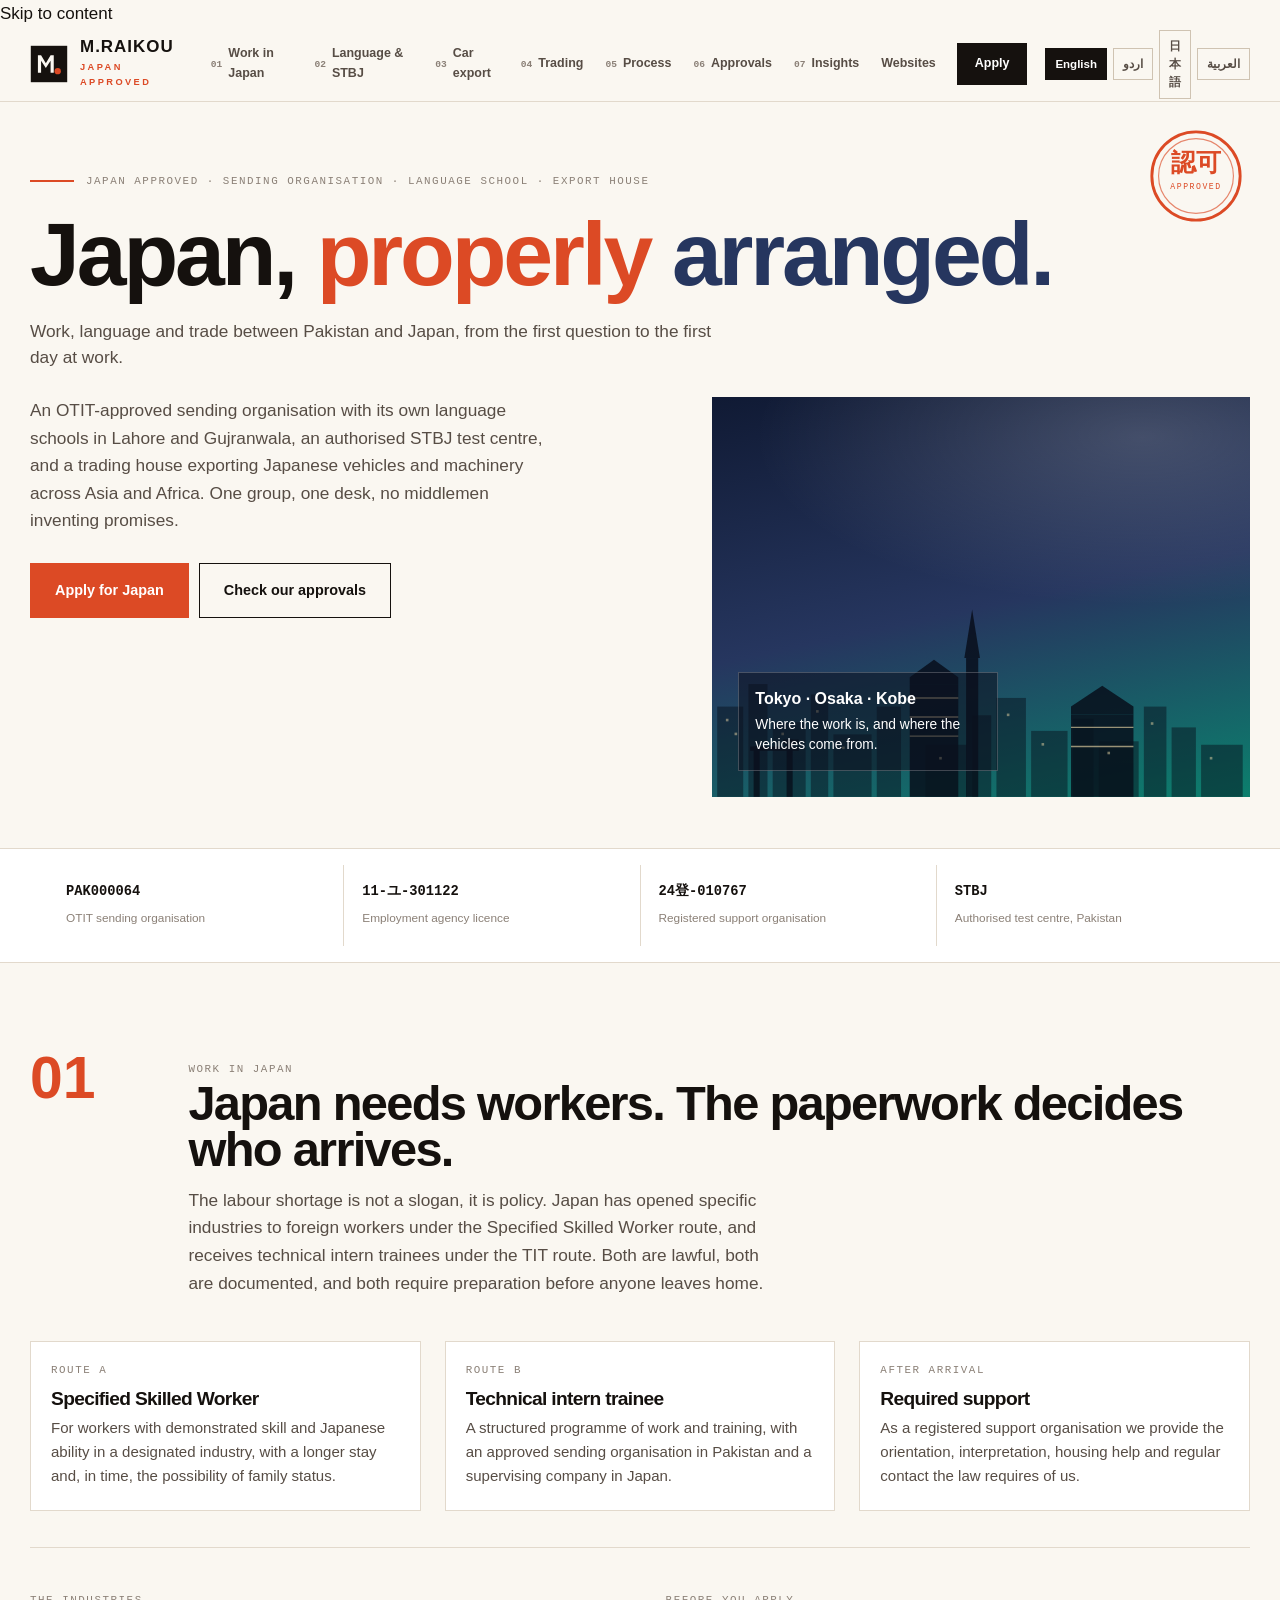
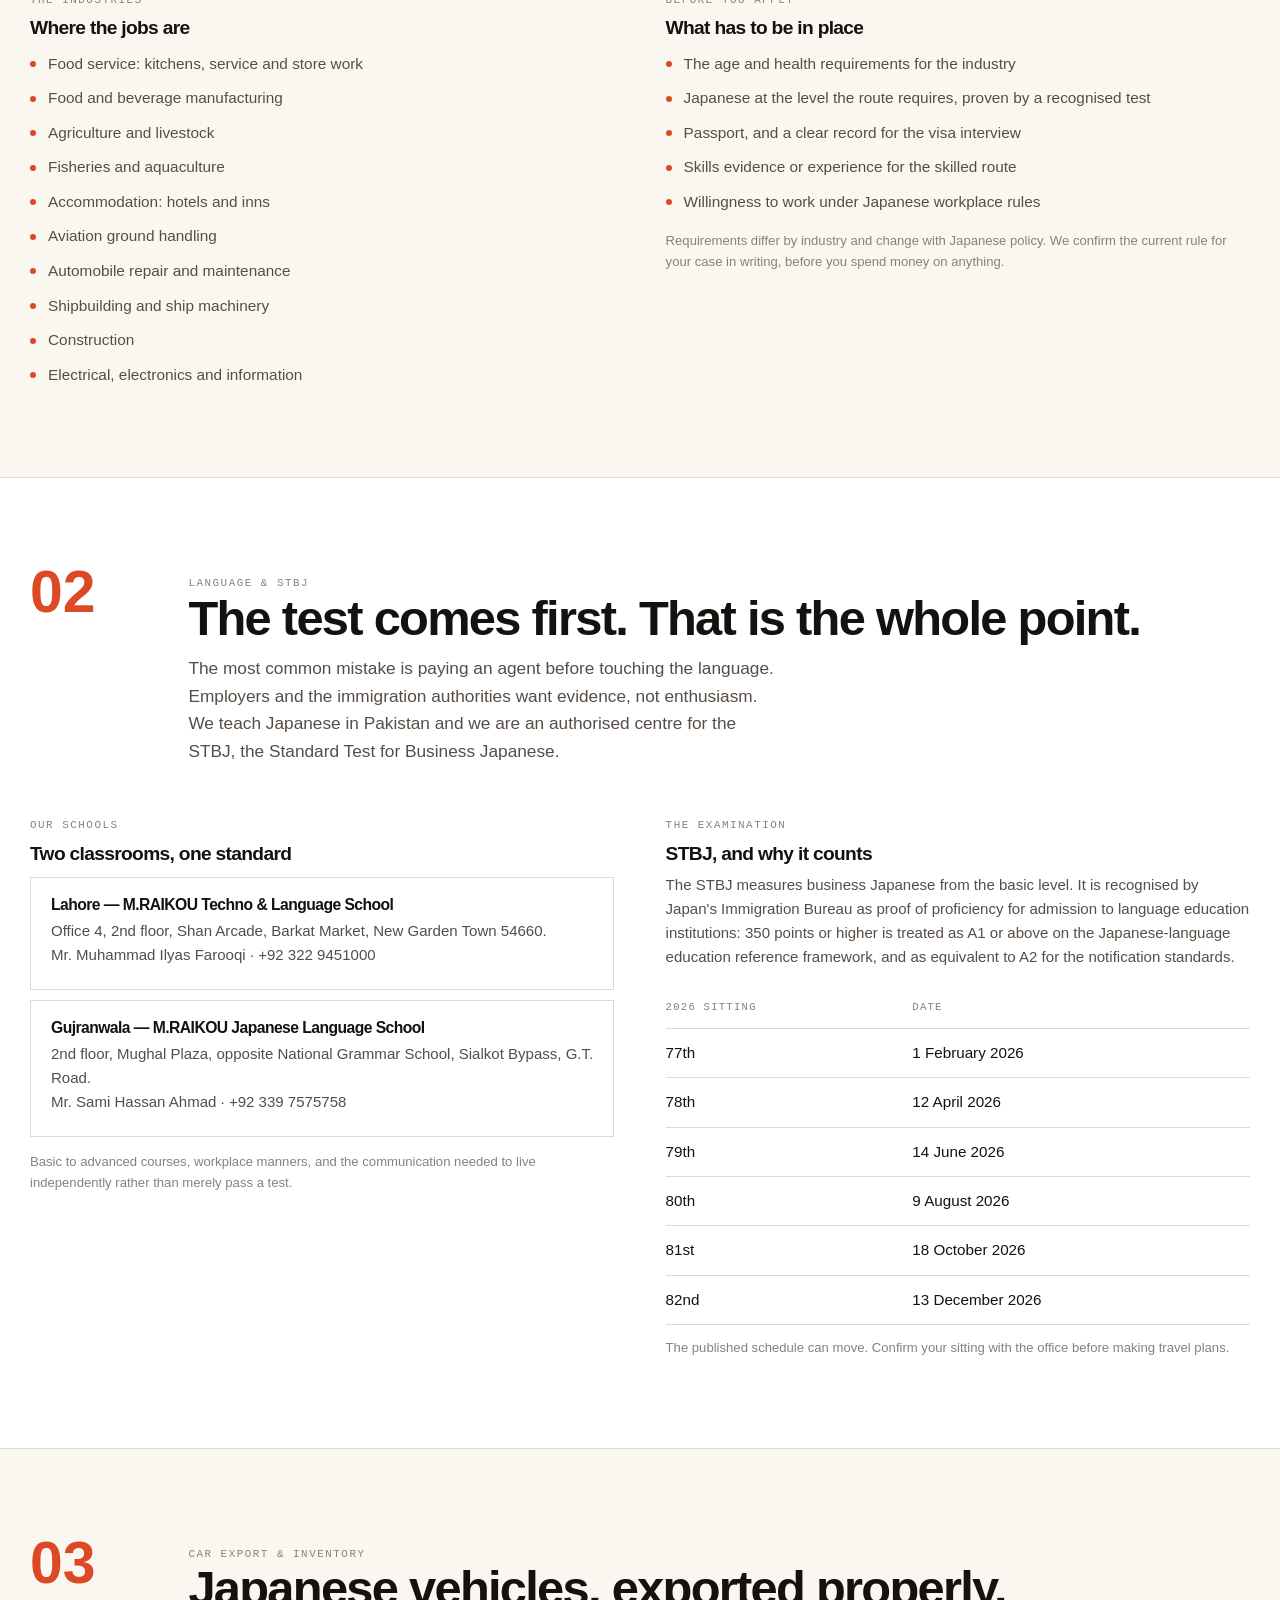
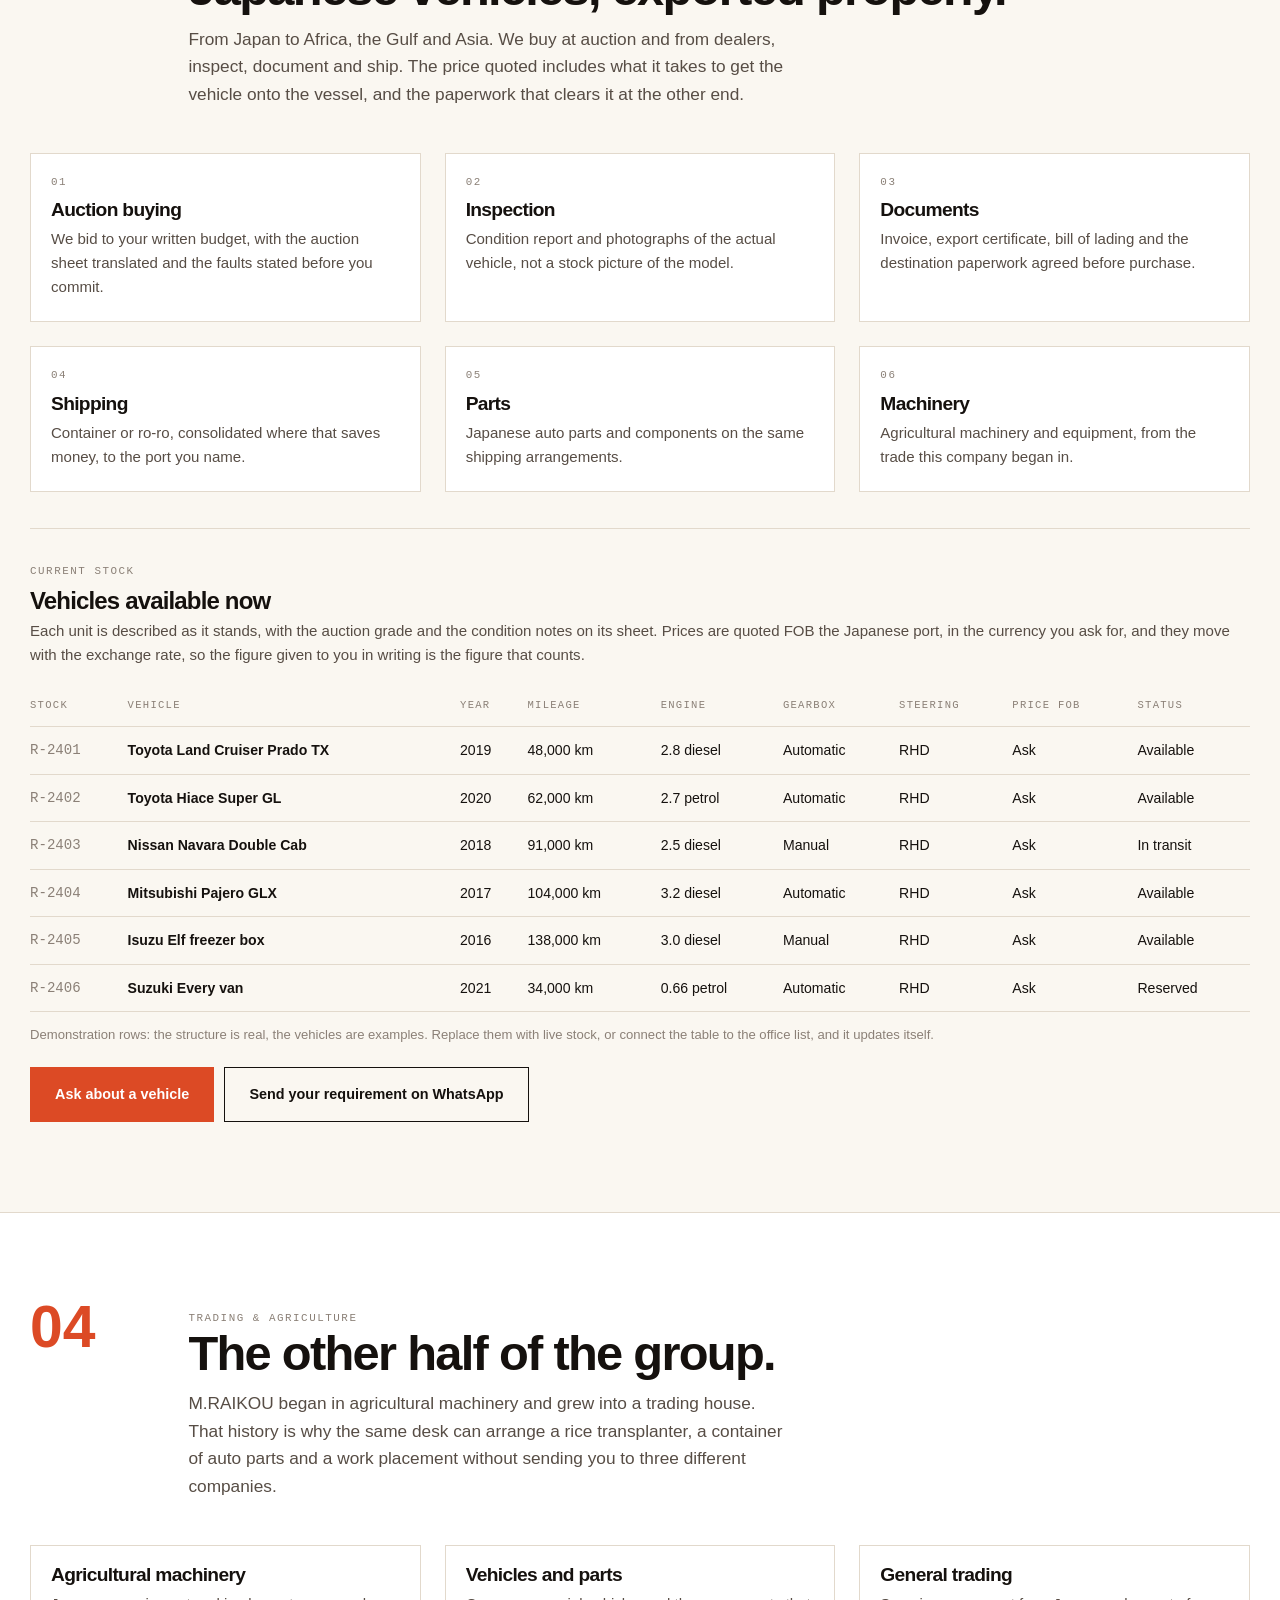
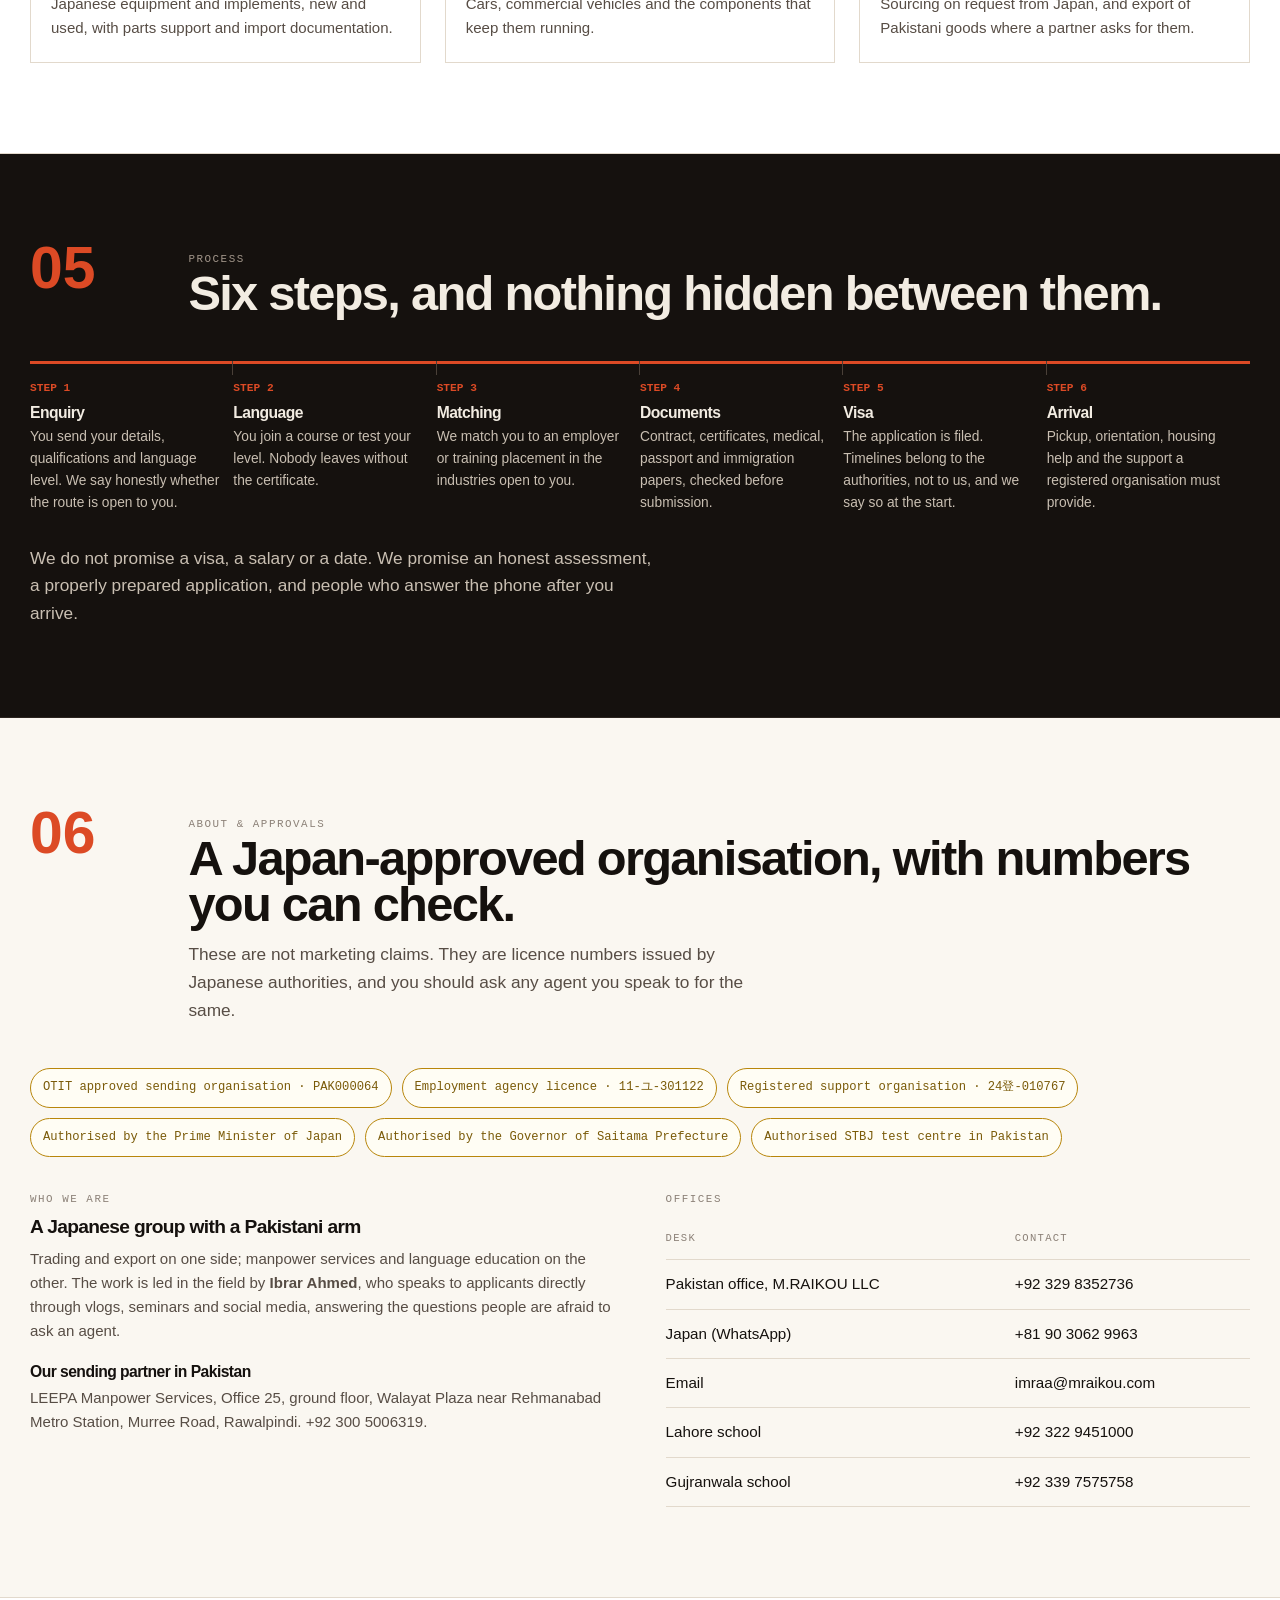
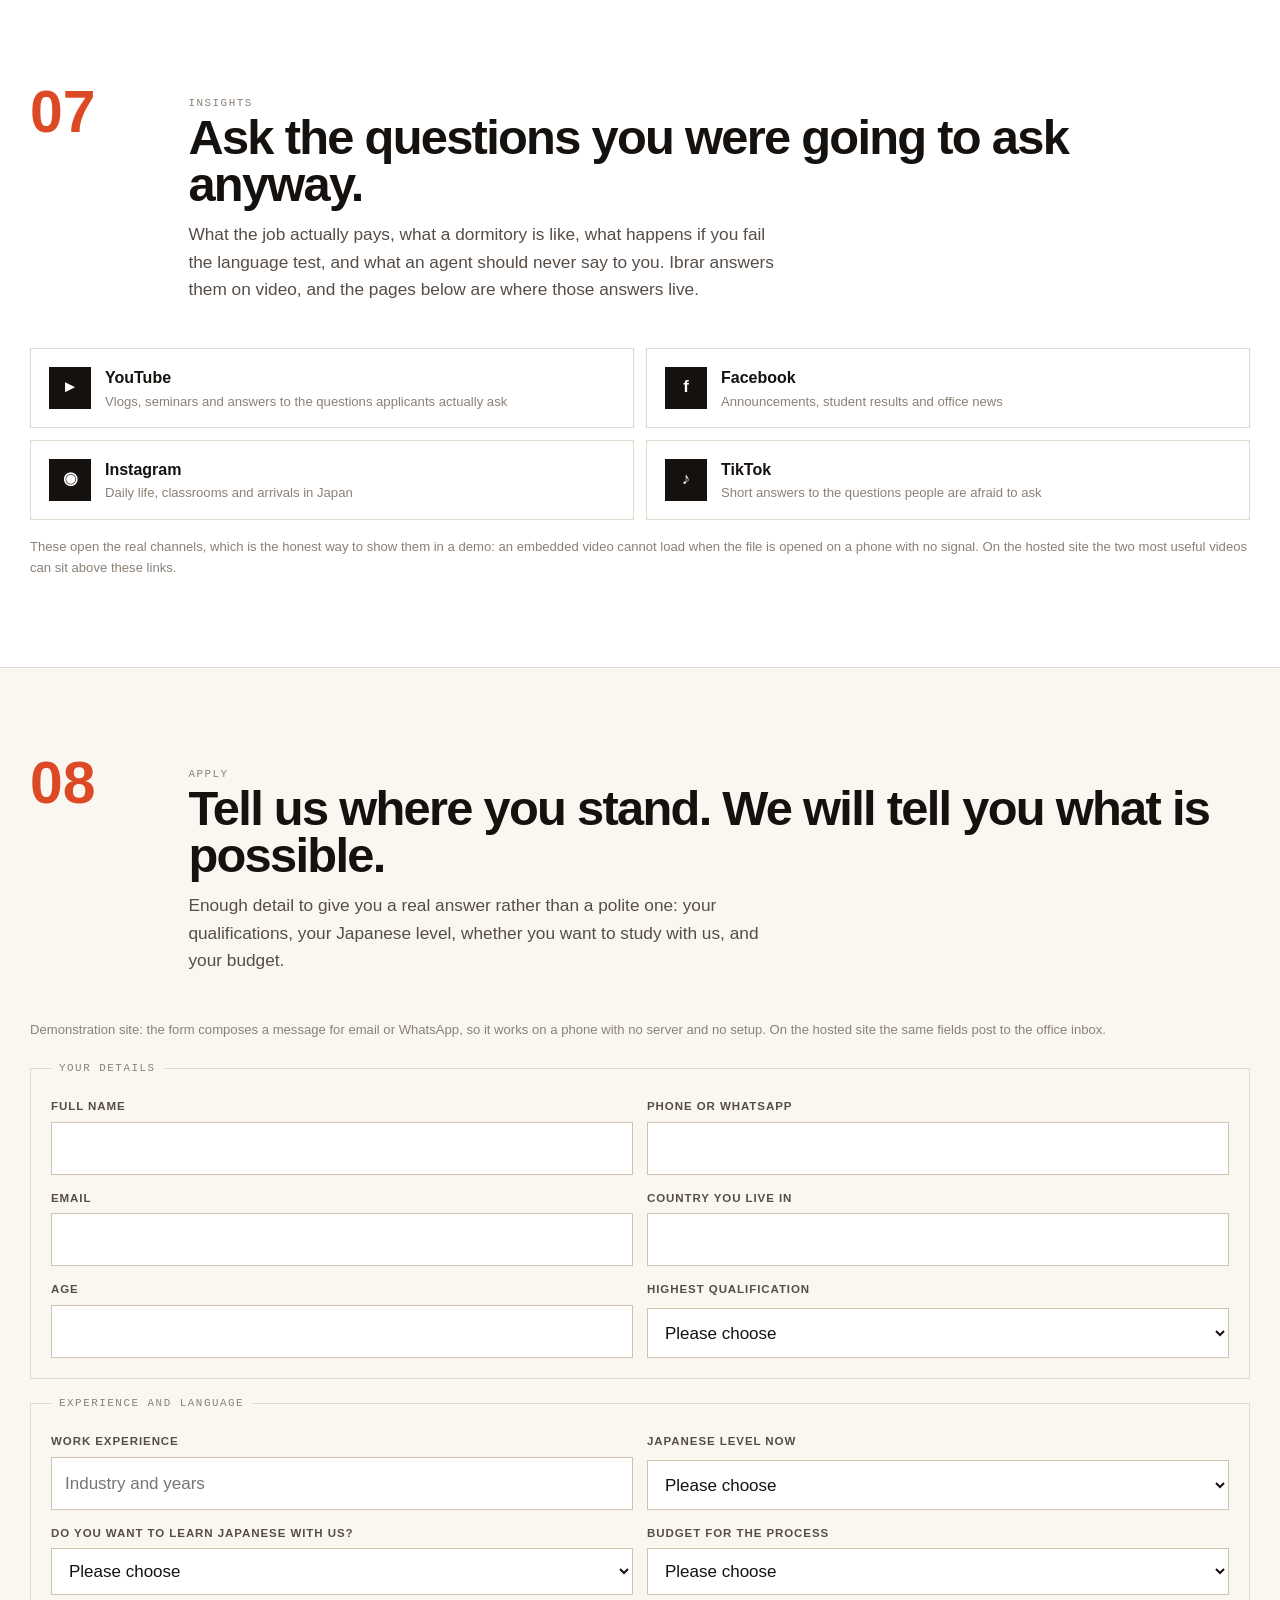
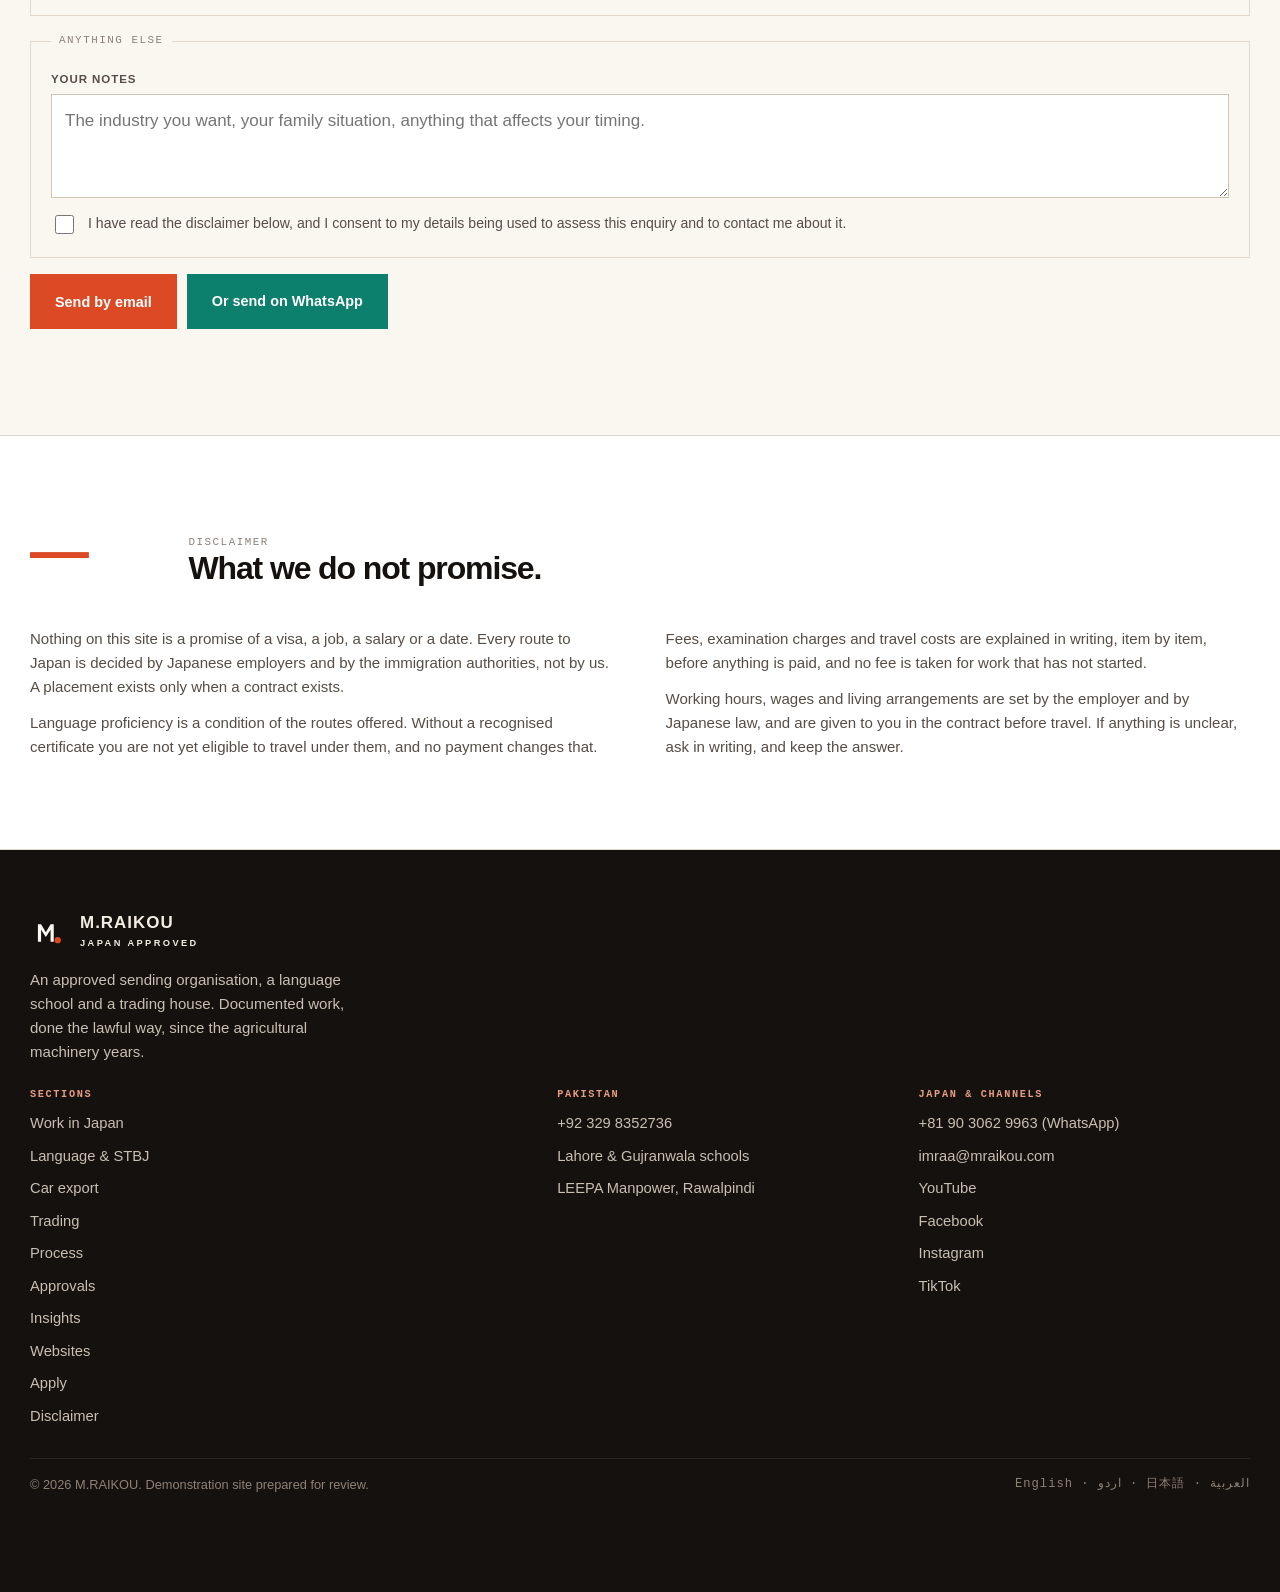
<file: index.html>
<!doctype html>
<html lang="en">
<head>
<meta charset="utf-8">
<meta name="viewport" content="width=device-width, initial-scale=1">
<title>Work in Japan, STBJ language school and car export | M.RAIKOU</title>
<meta name="description" content="Japan-approved sending organisation: Specified Skilled Worker and technical intern routes, STBJ testing in Pakistan, and export of Japanese vehicles and machinery to Asia and Africa.">
<meta name="robots" content="index,follow,max-image-preview:large">
<link rel="canonical" href="https://mraikou.com/index.html">
<meta property="og:type" content="website">
<meta property="og:title" content="Japan, properly arranged | M.RAIKOU">
<meta property="og:description" content="Approved sending organisation, STBJ test centre in Pakistan, and Japanese vehicle export to Asia and Africa.">
<link rel="alternate" hreflang="en" href="index.html">
<link rel="alternate" hreflang="ur" href="ur.html">
<link rel="alternate" hreflang="ja" href="ja.html">
<link rel="alternate" hreflang="ar" href="ar.html">
<meta name="theme-color" content="#faf7f1">
<link rel="stylesheet" href="assets/style.css">
</head>
<body>

<a class="skip" href="#main">Skip to content</a>
<header class="hdr">
  <div class="wrap hdr-in">
    <a class="brand" href="#main"><svg viewBox="0 0 48 48" aria-hidden="true">
  <rect x="1" y="1" width="46" height="46" fill="#15110e"/>
  <path d="M10 35V13h4l6 10 6-10h4v22h-4V20l-6 9-6-9v15z" fill="#faf7f1"/>
  <circle cx="35" cy="33" r="4" fill="#dc4a25"/>
</svg><span><b>M.RAIKOU</b><small>Japan approved</small></span></a>
    <button class="burger" aria-expanded="false" aria-label="Menu">&#9776;</button>
    <nav class="nav" id="nav" aria-label="Primary">
      <a href="#work"><em>01</em>Work in Japan</a><a href="#language"><em>02</em>Language & STBJ</a><a href="#cars"><em>03</em>Car export</a><a href="#trading"><em>04</em>Trading</a><a href="#process"><em>05</em>Process</a><a href="#approvals"><em>06</em>Approvals</a><a href="#insights"><em>07</em>Insights</a>
      <a href="websites.html">Websites</a>
      
      <a class="cta" href="#apply">Apply</a>
      <span class="lang"><a href="index.html" class="on">English</a><a href="ur.html">اردو</a><a href="ja.html">日本語</a><a href="ar.html">العربية</a></span>
    </nav>
  </div>
</header>
<main id="main">

<section class="hero">
  <div class="seal"><svg viewBox="0 0 100 100" aria-hidden="true">
  <circle cx="50" cy="50" r="46" fill="none" stroke="#dc4a25" stroke-width="3"/>
  <circle cx="50" cy="50" r="39" fill="none" stroke="#dc4a25" stroke-width="1.2" opacity=".65"/>
  <text x="50" y="45" text-anchor="middle" font-family="'Hiragino Sans','Yu Gothic',sans-serif" font-size="26" font-weight="700" fill="#dc4a25">認可</text>
  <text x="50" y="64" text-anchor="middle" font-family="ui-monospace,monospace" font-size="8.5" letter-spacing="1.6" fill="#dc4a25">APPROVED</text>
</svg></div>
  <div class="wrap" style="padding:clamp(34px,5.5vw,76px) 0 clamp(26px,4vw,52px);">
    <div class="tagline"><span class="bar"></span><span class="lbl">Japan approved &middot; sending organisation &middot; language school &middot; export house</span></div>
    <h1 class="hero-line">Japan, <span class="a">properly</span> <span class="b">arranged.</span></h1>
    <p class="hero-sub">Work, language and trade between Pakistan and Japan, from the first question to the first day at work.</p>
    <div class="hero-in" style="padding:0;align-items:start;">
      <div>
        <p class="lede">An OTIT-approved sending organisation with its own language schools in Lahore and Gujranwala, an authorised STBJ test centre, and a trading house exporting Japanese vehicles and machinery across Asia and Africa. One group, one desk, no middlemen inventing promises.</p>
        <div class="btn-row">
          <a class="btn btn-red" href="#apply">Apply for Japan</a>
          <a class="btn btn-dark" href="#approvals">Check our approvals</a>
        </div>
      </div>
      <div class="city">
        <svg viewBox="0 0 620 250" aria-hidden="true">
  <g fill="#070c18" opacity=".5">
    <rect x="6" y="146" width="30" height="104"/><rect x="42" y="120" width="22" height="130"/>
    <rect x="70" y="164" width="38" height="86"/><rect x="114" y="132" width="20" height="118"/>
    <rect x="140" y="178" width="44" height="72"/><rect x="190" y="146" width="28" height="104"/>
    <rect x="246" y="190" width="48" height="60"/><rect x="300" y="156" width="22" height="94"/>
    <rect x="328" y="136" width="34" height="114"/><rect x="368" y="174" width="42" height="76"/>
    <rect x="416" y="160" width="24" height="90"/><rect x="446" y="186" width="46" height="64"/>
    <rect x="498" y="146" width="26" height="104"/><rect x="530" y="170" width="28" height="80"/>
    <rect x="564" y="190" width="48" height="60"/>
  </g>
  <g fill="#070c18" opacity=".88">
    <path d="M300 34l9 56h-18z"/><rect x="293" y="90" width="14" height="160"/>
    <path d="M228 112l28-20 28 20v8h-56z"/><rect x="228" y="120" width="56" height="130"/>
    <path d="M414 146l36-24 36 24v9h-72z"/><rect x="414" y="155" width="72" height="95"/>
    <rect x="48" y="192" width="7" height="58"/><rect x="86" y="184" width="7" height="66"/>
    <path d="M44 192h56v5H44z"/><path d="M82 184h18v5H82z"/>
  </g>
  <g stroke="#f7dca8" stroke-width="1.6" opacity=".65">
    <path d="M228 136h56M228 158h56M228 180h56M414 170h72M414 192h72"/>
  </g>
  <g fill="#f7dca8" opacity=".5">
    <rect x="16" y="160" width="3" height="3"/><rect x="26" y="176" width="3" height="3"/>
    <rect x="80" y="176" width="3" height="3"/><rect x="120" y="150" width="3" height="3"/>
    <rect x="150" y="192" width="3" height="3"/><rect x="200" y="164" width="3" height="3"/>
    <rect x="262" y="204" width="3" height="3"/><rect x="340" y="154" width="3" height="3"/>
    <rect x="380" y="188" width="3" height="3"/><rect x="456" y="198" width="3" height="3"/>
    <rect x="506" y="164" width="3" height="3"/><rect x="574" y="204" width="3" height="3"/>
  </g>
</svg>
        <div class="cap"><b>Tokyo &middot; Osaka &middot; Kobe</b>Where the work is, and where the vehicles come from.</div>
      </div>
    </div>
  </div>
</section>

<div class="strip">
  <div class="wrap strip-in">
    <div><b>PAK000064</b><span>OTIT sending organisation</span></div>
    <div><b>11-ユ-301122</b><span>Employment agency licence</span></div>
    <div><b>24登-010767</b><span>Registered support organisation</span></div>
    <div><b>STBJ</b><span>Authorised test centre, Pakistan</span></div>
  </div>
</div>

<section class="sec" id="work">
  <div class="wrap">
    <div class="chap">
      <div class="no">01</div>
      <div>
        <span class="lbl">Work in Japan</span>
        <h2>Japan needs workers. The paperwork decides who arrives.</h2>
        <p class="lede">The labour shortage is not a slogan, it is policy. Japan has opened specific industries to foreign workers under the Specified Skilled Worker route, and receives technical intern trainees under the TIT route. Both are lawful, both are documented, and both require preparation before anyone leaves home.</p>
      </div>
    </div>
    <div class="cols3">
      <div class="card"><span class="n">ROUTE A</span><h3>Specified Skilled Worker</h3><p>For workers with demonstrated skill and Japanese ability in a designated industry, with a longer stay and, in time, the possibility of family status.</p></div>
      <div class="card"><span class="n">ROUTE B</span><h3>Technical intern trainee</h3><p>A structured programme of work and training, with an approved sending organisation in Pakistan and a supervising company in Japan.</p></div>
      <div class="card"><span class="n">AFTER ARRIVAL</span><h3>Required support</h3><p>As a registered support organisation we provide the orientation, interpretation, housing help and regular contact the law requires of us.</p></div>
    </div>
    <div class="rule" style="margin:36px 0;"></div>
    <div class="cols">
      <div>
        <span class="lbl">The industries</span>
        <h3 style="margin-top:8px;">Where the jobs are</h3>
        <ul class="dot">
          <li>Food service: kitchens, service and store work</li>
          <li>Food and beverage manufacturing</li>
          <li>Agriculture and livestock</li>
          <li>Fisheries and aquaculture</li>
          <li>Accommodation: hotels and inns</li>
          <li>Aviation ground handling</li>
          <li>Automobile repair and maintenance</li>
          <li>Shipbuilding and ship machinery</li>
          <li>Construction</li>
          <li>Electrical, electronics and information</li>
        </ul>
      </div>
      <div>
        <span class="lbl">Before you apply</span>
        <h3 style="margin-top:8px;">What has to be in place</h3>
        <ul class="dot">
          <li>The age and health requirements for the industry</li>
          <li>Japanese at the level the route requires, proven by a recognised test</li>
          <li>Passport, and a clear record for the visa interview</li>
          <li>Skills evidence or experience for the skilled route</li>
          <li>Willingness to work under Japanese workplace rules</li>
        </ul>
        <p class="hint" style="margin-top:16px;">Requirements differ by industry and change with Japanese policy. We confirm the current rule for your case in writing, before you spend money on anything.</p>
      </div>
    </div>
  </div>
</section>

<section class="sec white" id="language">
  <div class="wrap">
    <div class="chap">
      <div class="no">02</div>
      <div>
        <span class="lbl">Language &amp; STBJ</span>
        <h2>The test comes first. That is the whole point.</h2>
        <p class="lede">The most common mistake is paying an agent before touching the language. Employers and the immigration authorities want evidence, not enthusiasm. We teach Japanese in Pakistan and we are an authorised centre for the STBJ, the Standard Test for Business Japanese.</p>
      </div>
    </div>
    <div class="cols">
      <div>
        <span class="lbl">Our schools</span>
        <h3 style="margin-top:8px;">Two classrooms, one standard</h3>
        <div class="card" style="margin-top:14px;">
          <h4>Lahore &mdash; M.RAIKOU Techno &amp; Language School</h4>
          <p>Office 4, 2nd floor, Shan Arcade, Barkat Market, New Garden Town 54660.<br>Mr. Muhammad Ilyas Farooqi &middot; +92 322 9451000</p>
        </div>
        <div class="card" style="margin-top:10px;">
          <h4>Gujranwala &mdash; M.RAIKOU Japanese Language School</h4>
          <p>2nd floor, Mughal Plaza, opposite National Grammar School, Sialkot Bypass, G.T. Road.<br>Mr. Sami Hassan Ahmad &middot; +92 339 7575758</p>
        </div>
        <p class="hint" style="margin-top:14px;">Basic to advanced courses, workplace manners, and the communication needed to live independently rather than merely pass a test.</p>
      </div>
      <div>
        <span class="lbl">The examination</span>
        <h3 style="margin-top:8px;">STBJ, and why it counts</h3>
        <p class="mini" style="margin-top:10px;">The STBJ measures business Japanese from the basic level. It is recognised by Japan's Immigration Bureau as proof of proficiency for admission to language education institutions: 350 points or higher is treated as A1 or above on the Japanese-language education reference framework, and as equivalent to A2 for the notification standards.</p>
        <table style="margin-top:18px;">
          <tr><th>2026 sitting</th><th>Date</th></tr>
          <tr><td>77th</td><td>1 February 2026</td></tr>
          <tr><td>78th</td><td>12 April 2026</td></tr>
          <tr><td>79th</td><td>14 June 2026</td></tr>
          <tr><td>80th</td><td>9 August 2026</td></tr>
          <tr><td>81st</td><td>18 October 2026</td></tr>
          <tr><td>82nd</td><td>13 December 2026</td></tr>
        </table>
        <p class="hint" style="margin-top:12px;">The published schedule can move. Confirm your sitting with the office before making travel plans.</p>
      </div>
    </div>
  </div>
</section>

<section class="sec" id="cars">
  <div class="wrap">
    <div class="chap">
      <div class="no">03</div>
      <div>
        <span class="lbl">Car export &amp; inventory</span>
        <h2>Japanese vehicles, exported properly.</h2>
        <p class="lede">From Japan to Africa, the Gulf and Asia. We buy at auction and from dealers, inspect, document and ship. The price quoted includes what it takes to get the vehicle onto the vessel, and the paperwork that clears it at the other end.</p>
      </div>
    </div>
    <div class="cols3" style="margin-bottom:36px;">
      <div class="card"><span class="n">01</span><h3>Auction buying</h3><p>We bid to your written budget, with the auction sheet translated and the faults stated before you commit.</p></div>
      <div class="card"><span class="n">02</span><h3>Inspection</h3><p>Condition report and photographs of the actual vehicle, not a stock picture of the model.</p></div>
      <div class="card"><span class="n">03</span><h3>Documents</h3><p>Invoice, export certificate, bill of lading and the destination paperwork agreed before purchase.</p></div>
      <div class="card"><span class="n">04</span><h3>Shipping</h3><p>Container or ro-ro, consolidated where that saves money, to the port you name.</p></div>
      <div class="card"><span class="n">05</span><h3>Parts</h3><p>Japanese auto parts and components on the same shipping arrangements.</p></div>
      <div class="card"><span class="n">06</span><h3>Machinery</h3><p>Agricultural machinery and equipment, from the trade this company began in.</p></div>
    </div>

    <div class="rule" style="margin-bottom:26px;"></div>
    <span class="lbl">Current stock</span>
    <h3 style="font-size:1.5rem;margin:8px 0 6px;">Vehicles available now</h3>
    <p class="mini" style="margin-bottom:18px;">Each unit is described as it stands, with the auction grade and the condition notes on its sheet. Prices are quoted FOB the Japanese port, in the currency you ask for, and they move with the exchange rate, so the figure given to you in writing is the figure that counts.</p>
    <div style="overflow-x:auto;">
      <table class="inv">
        <tr><th>Stock</th><th>Vehicle</th><th>Year</th><th>Mileage</th><th>Engine</th><th>Gearbox</th><th>Steering</th><th>Price FOB</th><th>Status</th></tr>
          <tr><td class="mono">R-2401</td><td><strong>Toyota Land Cruiser Prado TX</strong></td><td>2019</td><td>48,000 km</td><td>2.8 diesel</td><td>Automatic</td><td>RHD</td><td>Ask</td><td>Available</td></tr>
          <tr><td class="mono">R-2402</td><td><strong>Toyota Hiace Super GL</strong></td><td>2020</td><td>62,000 km</td><td>2.7 petrol</td><td>Automatic</td><td>RHD</td><td>Ask</td><td>Available</td></tr>
          <tr><td class="mono">R-2403</td><td><strong>Nissan Navara Double Cab</strong></td><td>2018</td><td>91,000 km</td><td>2.5 diesel</td><td>Manual</td><td>RHD</td><td>Ask</td><td>In transit</td></tr>
          <tr><td class="mono">R-2404</td><td><strong>Mitsubishi Pajero GLX</strong></td><td>2017</td><td>104,000 km</td><td>3.2 diesel</td><td>Automatic</td><td>RHD</td><td>Ask</td><td>Available</td></tr>
          <tr><td class="mono">R-2405</td><td><strong>Isuzu Elf freezer box</strong></td><td>2016</td><td>138,000 km</td><td>3.0 diesel</td><td>Manual</td><td>RHD</td><td>Ask</td><td>Available</td></tr>
          <tr><td class="mono">R-2406</td><td><strong>Suzuki Every van</strong></td><td>2021</td><td>34,000 km</td><td>0.66 petrol</td><td>Automatic</td><td>RHD</td><td>Ask</td><td>Reserved</td></tr>
      </table>
    </div>
    <p class="hint" style="margin-top:12px;">Demonstration rows: the structure is real, the vehicles are examples. Replace them with live stock, or connect the table to the office list, and it updates itself.</p>
    <div class="btn-row" style="margin-top:22px;">
      <a class="btn btn-red" href="#apply">Ask about a vehicle</a>
      <a class="btn btn-dark" href="https://wa.me/819030629963" rel="noopener">Send your requirement on WhatsApp</a>
    </div>
  </div>
</section>

<section class="sec white" id="trading">
  <div class="wrap">
    <div class="chap">
      <div class="no">04</div>
      <div>
        <span class="lbl">Trading &amp; agriculture</span>
        <h2>The other half of the group.</h2>
        <p class="lede">M.RAIKOU began in agricultural machinery and grew into a trading house. That history is why the same desk can arrange a rice transplanter, a container of auto parts and a work placement without sending you to three different companies.</p>
      </div>
    </div>
    <div class="cols3">
      <div class="card"><h3>Agricultural machinery</h3><p>Japanese equipment and implements, new and used, with parts support and import documentation.</p></div>
      <div class="card"><h3>Vehicles and parts</h3><p>Cars, commercial vehicles and the components that keep them running.</p></div>
      <div class="card"><h3>General trading</h3><p>Sourcing on request from Japan, and export of Pakistani goods where a partner asks for them.</p></div>
    </div>
  </div>
</section>

<section class="sec ink" id="process">
  <div class="wrap">
    <div class="chap">
      <div class="no">05</div>
      <div><span class="lbl">Process</span><h2>Six steps, and nothing hidden between them.</h2></div>
    </div>
    <div class="route">
      <div><b>STEP 1</b><h4>Enquiry</h4><p>You send your details, qualifications and language level. We say honestly whether the route is open to you.</p></div>
      <div><b>STEP 2</b><h4>Language</h4><p>You join a course or test your level. Nobody leaves without the certificate.</p></div>
      <div><b>STEP 3</b><h4>Matching</h4><p>We match you to an employer or training placement in the industries open to you.</p></div>
      <div><b>STEP 4</b><h4>Documents</h4><p>Contract, certificates, medical, passport and immigration papers, checked before submission.</p></div>
      <div><b>STEP 5</b><h4>Visa</h4><p>The application is filed. Timelines belong to the authorities, not to us, and we say so at the start.</p></div>
      <div><b>STEP 6</b><h4>Arrival</h4><p>Pickup, orientation, housing help and the support a registered organisation must provide.</p></div>
    </div>
    <p class="lede" style="margin-top:30px;max-width:66ch;">We do not promise a visa, a salary or a date. We promise an honest assessment, a properly prepared application, and people who answer the phone after you arrive.</p>
  </div>
</section>

<section class="sec" id="approvals">
  <div class="wrap">
    <div class="chap">
      <div class="no">06</div>
      <div>
        <span class="lbl">About &amp; approvals</span>
        <h2>A Japan-approved organisation, with numbers you can check.</h2>
        <p class="lede">These are not marketing claims. They are licence numbers issued by Japanese authorities, and you should ask any agent you speak to for the same.</p>
      </div>
    </div>
    <div class="seals">
      <span>OTIT approved sending organisation &middot; PAK000064</span>
      <span>Employment agency licence &middot; 11-ユ-301122</span>
      <span>Registered support organisation &middot; 24登-010767</span>
      <span>Authorised by the Prime Minister of Japan</span>
      <span>Authorised by the Governor of Saitama Prefecture</span>
      <span>Authorised STBJ test centre in Pakistan</span>
    </div>
    <div class="cols">
      <div>
        <span class="lbl">Who we are</span>
        <h3 style="margin-top:8px;">A Japanese group with a Pakistani arm</h3>
        <p class="mini" style="margin-top:10px;">Trading and export on one side; manpower services and language education on the other. The work is led in the field by <strong>Ibrar Ahmed</strong>, who speaks to applicants directly through vlogs, seminars and social media, answering the questions people are afraid to ask an agent.</p>
        <h4 style="margin-top:22px;">Our sending partner in Pakistan</h4>
        <p class="mini" style="margin-top:6px;">LEEPA Manpower Services, Office 25, ground floor, Walayat Plaza near Rehmanabad Metro Station, Murree Road, Rawalpindi. +92 300 5006319.</p>
      </div>
      <div>
        <span class="lbl">Offices</span>
        <table style="margin-top:8px;">
          <tr><th>Desk</th><th>Contact</th></tr>
          <tr><td>Pakistan office, M.RAIKOU LLC</td><td>+92 329 8352736</td></tr>
          <tr><td>Japan (WhatsApp)</td><td>+81 90 3062 9963</td></tr>
          <tr><td>Email</td><td>imraa@mraikou.com</td></tr>
          <tr><td>Lahore school</td><td>+92 322 9451000</td></tr>
          <tr><td>Gujranwala school</td><td>+92 339 7575758</td></tr>
        </table>
      </div>
    </div>
  </div>
</section>

<section class="sec white" id="insights">
  <div class="wrap">
    <div class="chap">
      <div class="no">07</div>
      <div>
        <span class="lbl">Insights</span>
        <h2>Ask the questions you were going to ask anyway.</h2>
        <p class="lede">What the job actually pays, what a dormitory is like, what happens if you fail the language test, and what an agent should never say to you. Ibrar answers them on video, and the pages below are where those answers live.</p>
      </div>
    </div>
    <div class="channels">
      <a class="channel" href="https://www.youtube.com/channel/UC4S7qxW8oTvshW5v4SfD02A" rel="noopener" target="_blank"><span class="ic">&#9658;</span><span><b>YouTube</b><small>Vlogs, seminars and answers to the questions applicants actually ask</small></span></a>
      <a class="channel" href="https://www.facebook.com/M.RaikouOfficial/" rel="noopener" target="_blank"><span class="ic">f</span><span><b>Facebook</b><small>Announcements, student results and office news</small></span></a>
      <a class="channel" href="https://www.instagram.com/m.raikouofficial/" rel="noopener" target="_blank"><span class="ic">&#9673;</span><span><b>Instagram</b><small>Daily life, classrooms and arrivals in Japan</small></span></a>
      <a class="channel" href="https://www.tiktok.com/@m.raikou.llc" rel="noopener" target="_blank"><span class="ic">&#9834;</span><span><b>TikTok</b><small>Short answers to the questions people are afraid to ask</small></span></a>
    </div>
    <p class="hint" style="margin-top:16px;">These open the real channels, which is the honest way to show them in a demo: an embedded video cannot load when the file is opened on a phone with no signal. On the hosted site the two most useful videos can sit above these links.</p>
  </div>
</section>

<section class="sec" id="apply">
  <div class="wrap">
    <div class="chap">
      <div class="no">08</div>
      <div>
        <span class="lbl">Apply</span>
        <h2>Tell us where you stand. We will tell you what is possible.</h2>
        <p class="lede">Enough detail to give you a real answer rather than a polite one: your qualifications, your Japanese level, whether you want to study with us, and your budget.</p>
      </div>
    </div>
    <p class="hint" style="margin-bottom:20px;">Demonstration site: the form composes a message for email or WhatsApp, so it works on a phone with no server and no setup. On the hosted site the same fields post to the office inbox.</p>
    <form class="form" onsubmit="return prepareMessage(event)">
      <fieldset>
        <legend>Your details</legend>
        <div class="row">
          <div class="field"><label for="name">Full name</label><input id="name" required></div>
          <div class="field"><label for="phone">Phone or WhatsApp</label><input id="phone" required></div>
        </div>
        <div class="row">
          <div class="field"><label for="email">Email</label><input id="email" type="email"></div>
          <div class="field"><label for="country">Country you live in</label><input id="country"></div>
        </div>
        <div class="row">
          <div class="field"><label for="age">Age</label><input id="age" inputmode="numeric"></div>
          <div class="field"><label for="qualification">Highest qualification</label>
            <select id="qualification"><option value="">Please choose</option><option>Matriculation</option><option>Intermediate</option><option>Diploma or trade certificate</option><option>Bachelor&rsquo;s degree</option><option>Master&rsquo;s degree</option><option>Other</option></select></div>
        </div>
      </fieldset>
      <fieldset>
        <legend>Experience and language</legend>
        <div class="row">
          <div class="field"><label for="experience">Work experience</label><input id="experience" placeholder="Industry and years"></div>
          <div class="field"><label for="japanese">Japanese level now</label>
            <select id="japanese"><option value="">Please choose</option><option>None at all</option><option>Basic, self-taught</option><option>Studied at a school</option><option>Passed STBJ</option><option>Passed JLPT N5</option><option>Passed JLPT N4 or higher</option></select></div>
        </div>
        <div class="row">
          <div class="field"><label for="course">Do you want to learn Japanese with us?</label>
            <select id="course"><option value="">Please choose</option><option>Yes, I want to enrol in a course</option><option>I want to test my current level</option><option>I have a certificate already</option><option>Not sure yet</option></select></div>
          <div class="field"><label for="budget">Budget for the process</label>
            <select id="budget"><option value="">Please choose</option><option>Under 200,000 PKR</option><option>200,000 to 400,000 PKR</option><option>400,000 to 700,000 PKR</option><option>Above 700,000 PKR</option><option>Prefer to discuss</option></select></div>
        </div>
      </fieldset>
      <fieldset>
        <legend>Anything else</legend>
        <div class="field"><label for="message">Your notes</label><textarea id="message" placeholder="The industry you want, your family situation, anything that affects your timing."></textarea></div>
        <label class="consent"><input type="checkbox" id="consent" required> <span>I have read the disclaimer below, and I consent to my details being used to assess this enquiry and to contact me about it.</span></label>
      </fieldset>
      <div class="btn-row" style="margin-top:0;">
        <button class="btn btn-red" type="submit">Send by email</button>
        <a class="btn btn-teal" id="wa-link" href="https://wa.me/819030629963" rel="noopener">Or send on WhatsApp</a>
      </div>
      <p class="hint" id="form-status" role="status"></p>
    </form>
  </div>
</section>

<section class="sec white" id="disclaimer">
  <div class="wrap">
    <div class="chap">
      <div class="no">&mdash;</div>
      <div><span class="lbl">Disclaimer</span><h2 style="font-size:clamp(1.4rem,2.6vw,2rem);">What we do not promise.</h2></div>
    </div>
    <div class="cols">
      <div>
        <p class="mini">Nothing on this site is a promise of a visa, a job, a salary or a date. Every route to Japan is decided by Japanese employers and by the immigration authorities, not by us. A placement exists only when a contract exists.</p>
        <p class="mini" style="margin-top:12px;">Language proficiency is a condition of the routes offered. Without a recognised certificate you are not yet eligible to travel under them, and no payment changes that.</p>
      </div>
      <div>
        <p class="mini">Fees, examination charges and travel costs are explained in writing, item by item, before anything is paid, and no fee is taken for work that has not started.</p>
        <p class="mini" style="margin-top:12px;">Working hours, wages and living arrangements are set by the employer and by Japanese law, and are given to you in the contract before travel. If anything is unclear, ask in writing, and keep the answer.</p>
      </div>
    </div>
  </div>
</section>

</main>
<footer class="ftr">
  <div class="wrap">
    <a class="brand" href="#main"><svg viewBox="0 0 48 48" aria-hidden="true">
  <rect x="1" y="1" width="46" height="46" fill="#15110e"/>
  <path d="M10 35V13h4l6 10 6-10h4v22h-4V20l-6 9-6-9v15z" fill="#faf7f1"/>
  <circle cx="35" cy="33" r="4" fill="#dc4a25"/>
</svg><span><b>M.RAIKOU</b><small>Japan approved</small></span></a>
    <p style="margin-top:16px;max-width:40ch;font-size:.94rem;">An approved sending organisation, a language school and a trading house. Documented work, done the lawful way, since the agricultural machinery years.</p>
    <div class="ftr-grid">
      <div><h4>Sections</h4><ul><li><a href="#work">Work in Japan</a></li><li><a href="#language">Language & STBJ</a></li><li><a href="#cars">Car export</a></li><li><a href="#trading">Trading</a></li><li><a href="#process">Process</a></li><li><a href="#approvals">Approvals</a></li><li><a href="#insights">Insights</a></li><li><a href="websites.html">Websites</a></li><li><a href="#apply">Apply</a></li><li><a href="#disclaimer">Disclaimer</a></li></ul></div>
      <div><h4>Pakistan</h4><ul><li><a href="tel:+923298352736">+92 329 8352736</a></li><li>Lahore &amp; Gujranwala schools</li><li>LEEPA Manpower, Rawalpindi</li></ul></div>
      <div><h4>Japan &amp; channels</h4><ul><li><a href="https://wa.me/819030629963" rel="noopener">+81 90 3062 9963 (WhatsApp)</a></li><li><a href="mailto:imraa@mraikou.com">imraa@mraikou.com</a></li><li><a href="https://www.youtube.com/channel/UC4S7qxW8oTvshW5v4SfD02A" rel="noopener" target="_blank">YouTube</a></li><li><a href="https://www.facebook.com/M.RaikouOfficial/" rel="noopener" target="_blank">Facebook</a></li><li><a href="https://www.instagram.com/m.raikouofficial/" rel="noopener" target="_blank">Instagram</a></li><li><a href="https://www.tiktok.com/@m.raikou.llc" rel="noopener" target="_blank">TikTok</a></li></ul></div>
    </div>
    <div class="ftr-b">
      <span>&copy; 2026 M.RAIKOU. Demonstration site prepared for review.</span>
      <span class="langline">English &middot; اردو &middot; 日本語 &middot; العربية</span>
    </div>
  </div>
</footer>
<div class="mbar"><a href="#apply">Apply</a><a href="https://wa.me/819030629963" rel="noopener">WhatsApp</a></div>

<script>
  (function () {
    var b = document.querySelector(".burger"), n = document.querySelector(".nav");
    if (b && n) b.addEventListener("click", function () {
      n.classList.toggle("open");
      b.setAttribute("aria-expanded", n.classList.contains("open") ? "true" : "false");
    });
  })();

  // No server in a demo, so the button composes a message the visitor sends from their own phone.
  // That works from a file on an iPhone with no network, which is exactly where this will be shown.
  function prepareMessage(event) {
    event.preventDefault();
    var get = function (id) { var el = document.getElementById(id); return el ? String(el.value).trim() : ""; };
    var lines = [
      "Application for Japan through M.RAIKOU",
      "Name: " + get("name"),
      "Phone or WhatsApp: " + get("phone"),
      "Email: " + (get("email") || "not given"),
      "Country: " + (get("country") || "not given"),
      "Age: " + (get("age") || "not given"),
      "Qualification: " + get("qualification"),
      "Experience: " + (get("experience") || "not given"),
      "Japanese level: " + get("japanese"),
      "Wants to learn with us: " + get("course"),
      "Budget: " + get("budget"),
      "",
      "Notes: " + (get("message") || "none")
    ];
    var text = lines.join("\n");
    var wa = document.getElementById("wa-link");
    if (wa) wa.href = "https://wa.me/819030629963?text=" + encodeURIComponent(text);
    window.location.href = "mailto:imraa@mraikou.com?subject=" + encodeURIComponent("Japan application") + "&body=" + encodeURIComponent(text);
    var status = document.getElementById("form-status");
    if (status) status.textContent = "Your mail programme should open with the details filled in. If it does not, use the WhatsApp button.";
    return false;
  }
</script>
</body>
</html>
</file>
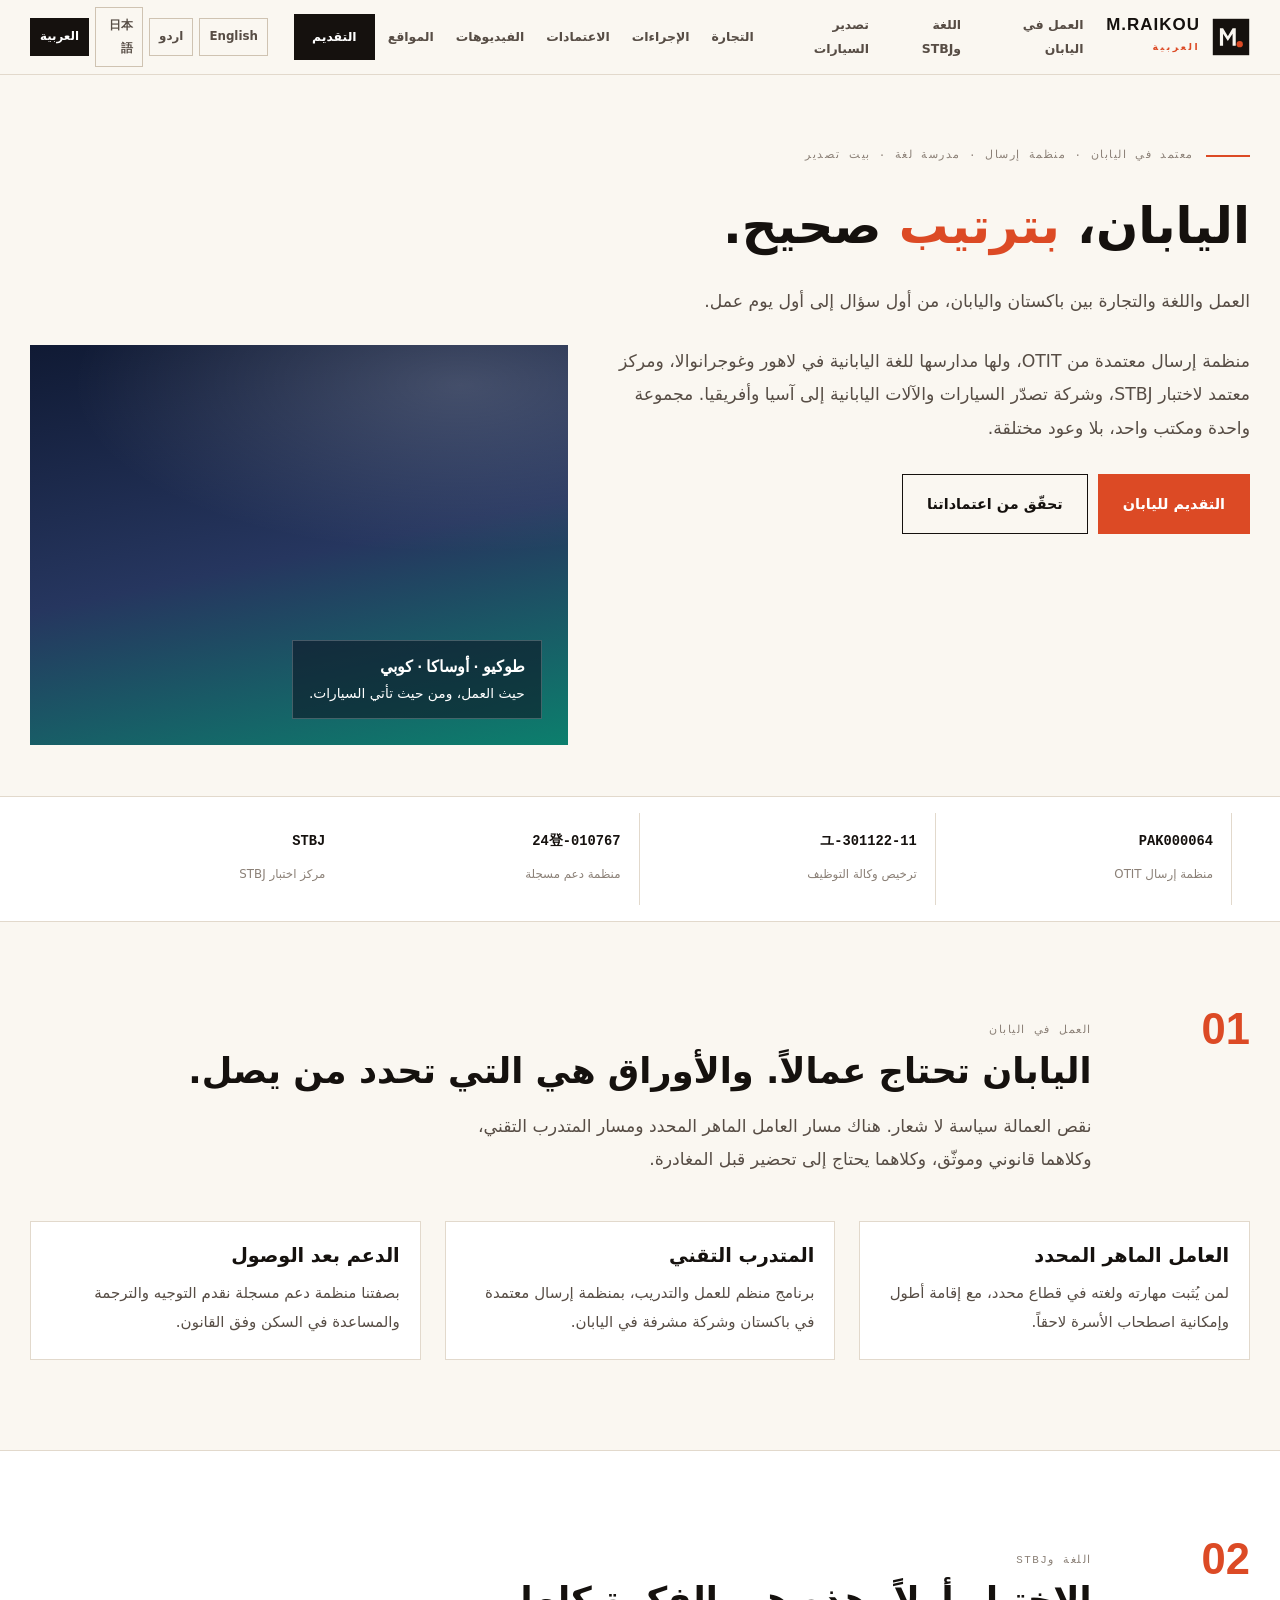
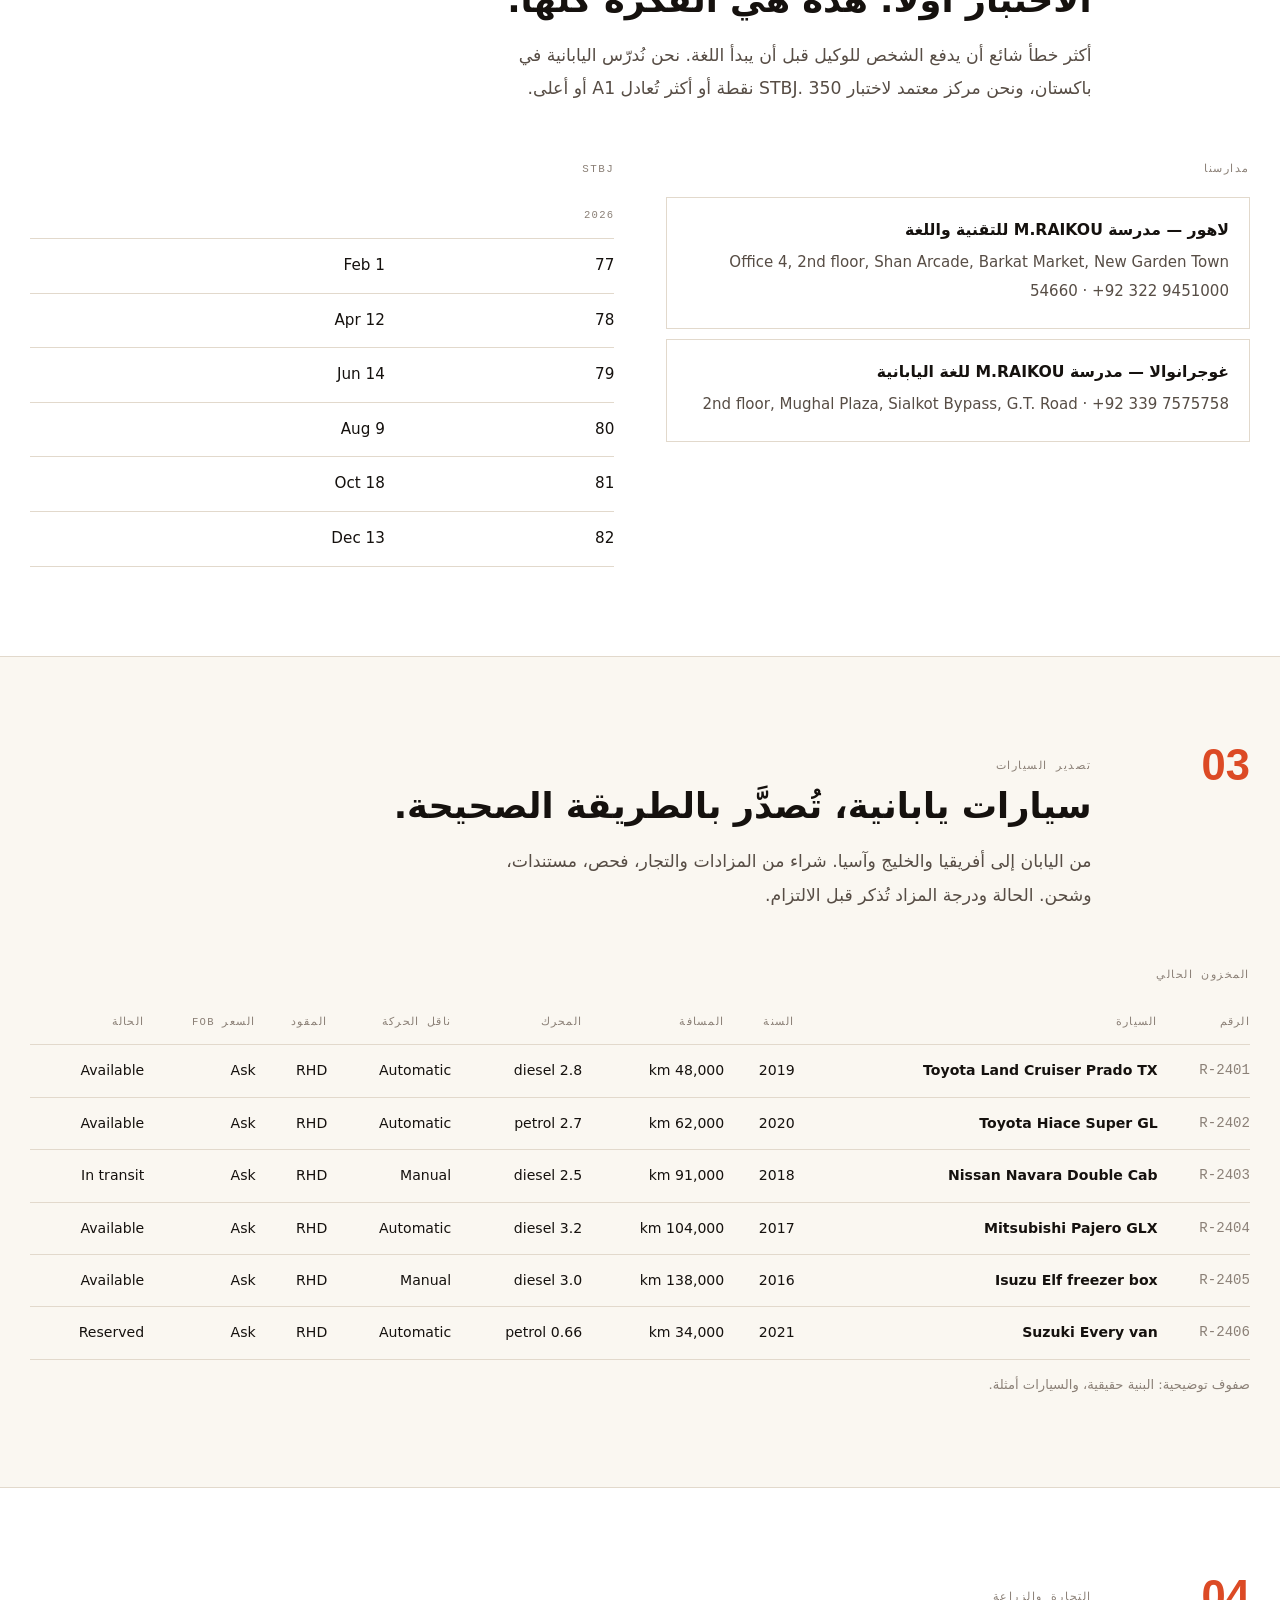
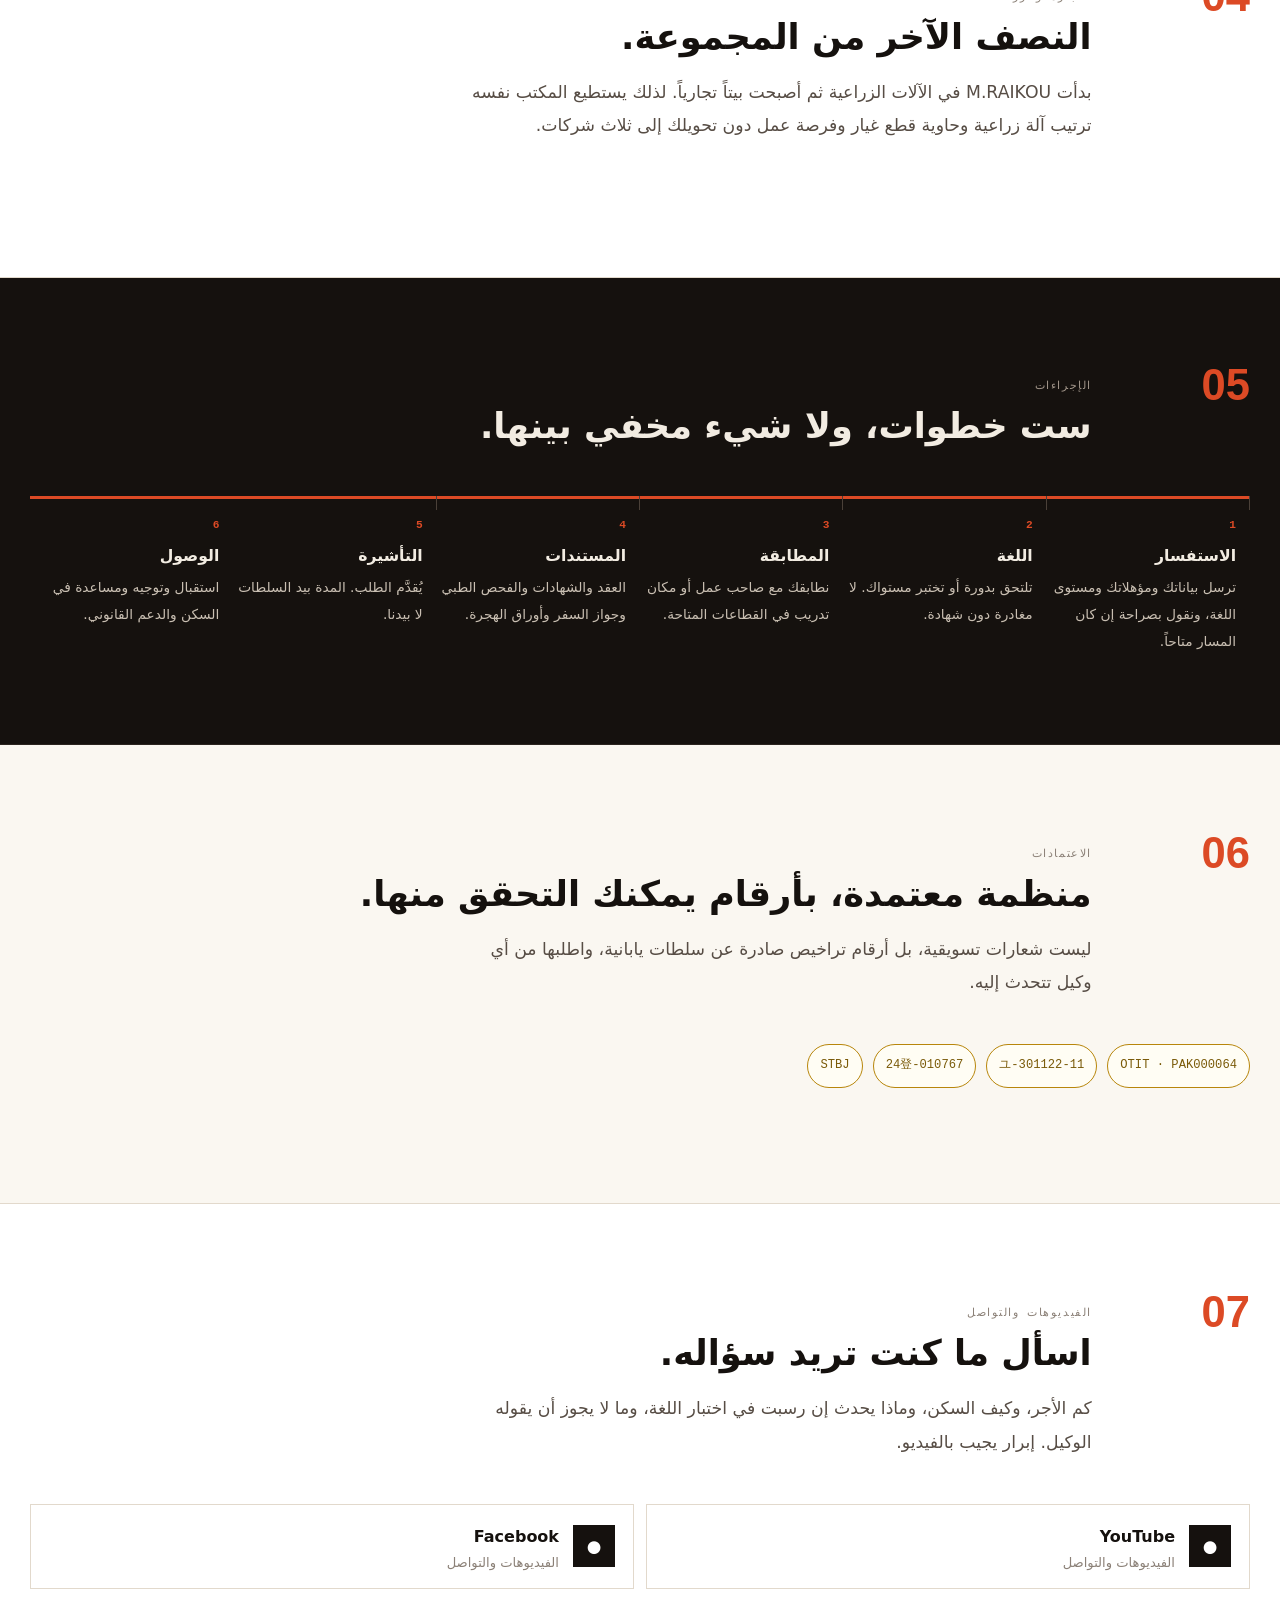
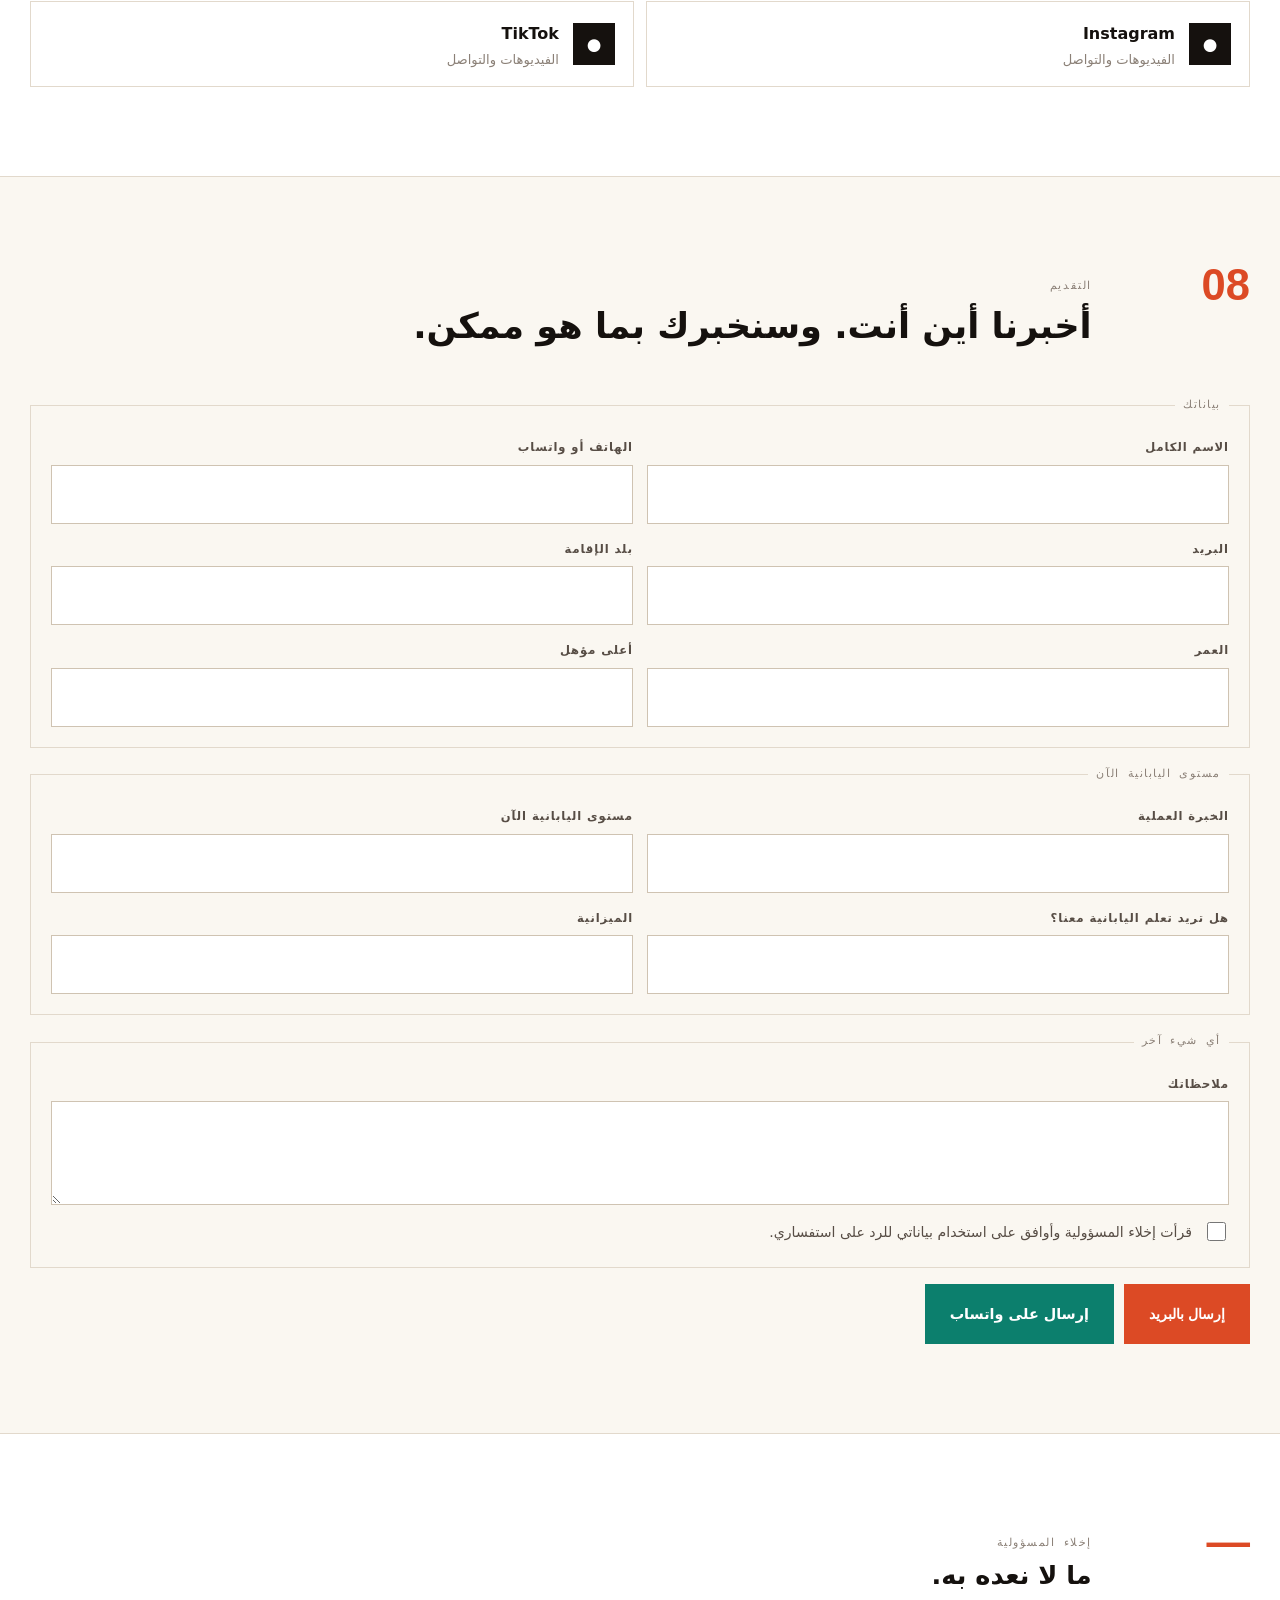
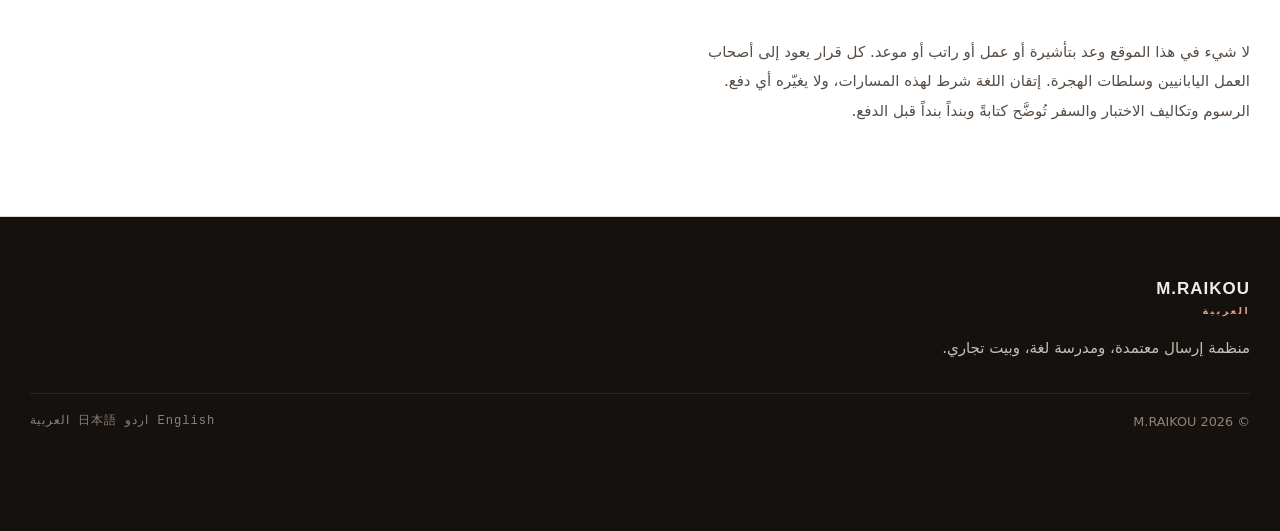
<file: ar.html>
<!doctype html>
<html lang="ar" dir="rtl">
<head>
<meta charset="utf-8">
<meta name="viewport" content="width=device-width, initial-scale=1">
<title>اليابان، بترتيب | M.RAIKOU</title>
<meta name="description" content="منظمة إرسال معتمدة من OTIT، ولها مدارسها للغة اليابانية في لاهور وغوجرانوالا، ومركز معتمد لاختبار STBJ، وشركة تصدّر السيارات والآلات اليابانية إلى آسي">
<meta name="robots" content="index,follow,max-image-preview:large">
<link rel="alternate" hreflang="en" href="index.html">
<link rel="alternate" hreflang="ur" href="ur.html">
<link rel="alternate" hreflang="ja" href="ja.html">
<link rel="alternate" hreflang="ar" href="ar.html">
<meta name="theme-color" content="#faf7f1">
<link rel="stylesheet" href="assets/style.css">
<style>
  body{font-family:'Geeza Pro','Noto Naskh Arabic','Hiragino Sans',system-ui,var(--body)}
  h1,h2,h3,h4{font-family:'Geeza Pro','Noto Naskh Arabic','Hiragino Sans',system-ui,var(--display)}
  .lang{display:flex;gap:6px;align-items:center;margin-inline-start:14px}
  .lang a{font-size:.74rem;font-weight:700;padding:6px 9px;border:1px solid var(--line-2);color:var(--soft)}
  .lang a.on{background:var(--ink);color:#fff;border-color:var(--ink)}
  /* The chapter grid already mirrors in a right-to-left document, so the number sits on the right and
     the text on the left without any override. What does need correcting is type: Nastaliq and Naskh
     are not Latin display faces, and at 5.6rem they overflow and collide. */
  [dir="rtl"] body{line-height:1.95;letter-spacing:0}
  [dir="rtl"] h1{font-size:clamp(1.9rem,4.2vw,3.1rem);line-height:1.5;letter-spacing:0;overflow-wrap:break-word}
  [dir="rtl"] h1 .c{font-size:.42em;line-height:1.8;margin-top:12px;max-width:46ch}
  [dir="rtl"] h2{font-size:clamp(1.45rem,2.9vw,2.2rem);line-height:1.45;letter-spacing:0;overflow-wrap:break-word}
  [dir="rtl"] h3,[dir="rtl"] h4{line-height:1.5;letter-spacing:0}
  [dir="rtl"] .chap .no{font-size:clamp(1.9rem,3.4vw,2.8rem)}
  [dir="rtl"] .lede,[dir="rtl"] .mini,[dir="rtl"] p{max-width:58ch;line-height:1.95}
  [dir="rtl"] ul.dot li{padding-left:0;padding-right:18px}
  [dir="rtl"] ul.dot li::before{left:auto;right:0}
  [dir="rtl"] th,[dir="rtl"] td{text-align:right;padding:12px 0 12px 12px}
  /* Japanese needs tighter leading than Latin, not looser. */
  html[lang="ja"] h1{font-size:clamp(2.2rem,5.4vw,4.1rem);line-height:1.18;letter-spacing:0}
  html[lang="ja"] h2{font-size:clamp(1.6rem,3.3vw,2.5rem);line-height:1.3;letter-spacing:0}
  html[lang="ja"] .lede,html[lang="ja"] p{line-height:1.85}
</style>
</head>
<body>
<header class="hdr">
  <div class="wrap hdr-in">
    <a class="brand" href="index.html"><svg viewBox="0 0 48 48" aria-hidden="true"><rect x="1" y="1" width="46" height="46" fill="#15110e"/><path d="M10 35V13h4l6 10 6-10h4v22h-4V20l-6 9-6-9v15z" fill="#faf7f1"/><circle cx="35" cy="33" r="4" fill="#dc4a25"/></svg><span><b>M.RAIKOU</b><small>العربية</small></span></a>
    <nav class="nav" aria-label="Primary">
      <a href="#s1">العمل في اليابان</a><a href="#s2">اللغة وSTBJ</a><a href="#s3">تصدير السيارات</a><a href="#s4">التجارة</a><a href="#s5">الإجراءات</a><a href="#s6">الاعتمادات</a><a href="#s7">الفيديوهات</a><a href="websites.html">المواقع</a>
      <a class="cta" href="#s8">التقديم</a>
      <span class="lang"><a href="index.html">English</a> <a href="ur.html">اردو</a> <a href="ja.html">日本語</a> <a href="ar.html" class="on">العربية</a></span>
    </nav>
  </div>
</header>
<main>
<section class="hero">
  <div class="wrap" style="padding:clamp(34px,5.5vw,76px) 0 clamp(26px,4vw,52px);">
    <div class="tagline"><span class="bar"></span><span class="lbl">معتمد في اليابان &middot; منظمة إرسال &middot; مدرسة لغة &middot; بيت تصدير</span></div>
    <h1 class="hero-line">اليابان، <span class="a">بترتيب</span> صحيح.</h1>
    <p class="hero-sub">العمل واللغة والتجارة بين باكستان واليابان، من أول سؤال إلى أول يوم عمل.</p>
    <div class="hero-in" style="padding:0;align-items:start;">
      <div>
        <p class="lede">منظمة إرسال معتمدة من OTIT، ولها مدارسها للغة اليابانية في لاهور وغوجرانوالا، ومركز معتمد لاختبار STBJ، وشركة تصدّر السيارات والآلات اليابانية إلى آسيا وأفريقيا. مجموعة واحدة ومكتب واحد، بلا وعود مختلقة.</p>
        <div class="btn-row"><a class="btn btn-red" href="#s8">التقديم لليابان</a><a class="btn btn-dark" href="#s6">تحقّق من اعتماداتنا</a></div>
      </div>
      <div class="city"><div class="cap"><b>طوكيو &middot; أوساكا &middot; كوبي</b>حيث العمل، ومن حيث تأتي السيارات.</div></div>
    </div>
  </div>
</section>

<div class="strip"><div class="wrap strip-in"><div><b>PAK000064</b><span>منظمة إرسال OTIT</span></div><div><b>11-ユ-301122</b><span>ترخيص وكالة التوظيف</span></div><div><b>24登-010767</b><span>منظمة دعم مسجلة</span></div><div><b>STBJ</b><span>مركز اختبار STBJ</span></div></div></div>

<section class="sec" id="s1">
  <div class="wrap">
    <div class="chap"><div class="no">01</div><div><span class="lbl">العمل في اليابان</span><h2>اليابان تحتاج عمالاً. والأوراق هي التي تحدد من يصل.</h2><p class="lede">نقص العمالة سياسة لا شعار. هناك مسار العامل الماهر المحدد ومسار المتدرب التقني، وكلاهما قانوني وموثّق، وكلاهما يحتاج إلى تحضير قبل المغادرة.</p></div></div>
    <div class="cols3"><div class="card"><h3>العامل الماهر المحدد</h3><p>لمن يُثبت مهارته ولغته في قطاع محدد، مع إقامة أطول وإمكانية اصطحاب الأسرة لاحقاً.</p></div><div class="card"><h3>المتدرب التقني</h3><p>برنامج منظم للعمل والتدريب، بمنظمة إرسال معتمدة في باكستان وشركة مشرفة في اليابان.</p></div><div class="card"><h3>الدعم بعد الوصول</h3><p>بصفتنا منظمة دعم مسجلة نقدم التوجيه والترجمة والمساعدة في السكن وفق القانون.</p></div></div>
  </div>
</section>

<section class="sec white" id="s2">
  <div class="wrap">
    <div class="chap"><div class="no">02</div><div><span class="lbl">اللغة وSTBJ</span><h2>الاختبار أولاً. هذه هي الفكرة كلها.</h2><p class="lede">أكثر خطأ شائع أن يدفع الشخص للوكيل قبل أن يبدأ اللغة. نحن نُدرّس اليابانية في باكستان، ونحن مركز معتمد لاختبار STBJ. 350 نقطة أو أكثر تُعادل A1 أو أعلى.</p></div></div>
    <div class="cols">
      <div><span class="lbl">مدارسنا</span>
        <div class="card" style="margin-top:14px;"><h4>لاهور &mdash; مدرسة M.RAIKOU للتقنية واللغة</h4><p>Office 4, 2nd floor, Shan Arcade, Barkat Market, New Garden Town 54660 &middot; +92 322 9451000</p></div>
        <div class="card" style="margin-top:10px;"><h4>غوجرانوالا &mdash; مدرسة M.RAIKOU للغة اليابانية</h4><p>2nd floor, Mughal Plaza, Sialkot Bypass, G.T. Road &middot; +92 339 7575758</p></div>
      </div>
      <div><span class="lbl">STBJ</span>
        <table style="margin-top:10px;"><tr><th>2026</th><th></th></tr>
        <tr><td>77</td><td>1 Feb</td></tr><tr><td>78</td><td>12 Apr</td></tr><tr><td>79</td><td>14 Jun</td></tr>
        <tr><td>80</td><td>9 Aug</td></tr><tr><td>81</td><td>18 Oct</td></tr><tr><td>82</td><td>13 Dec</td></tr></table>
      </div>
    </div>
  </div>
</section>

<section class="sec" id="s3">
  <div class="wrap">
    <div class="chap"><div class="no">03</div><div><span class="lbl">تصدير السيارات</span><h2>سيارات يابانية، تُصدَّر بالطريقة الصحيحة.</h2><p class="lede">من اليابان إلى أفريقيا والخليج وآسيا. شراء من المزادات والتجار، فحص، مستندات، وشحن. الحالة ودرجة المزاد تُذكر قبل الالتزام.</p></div></div>
    <span class="lbl">المخزون الحالي</span>
    <div style="overflow-x:auto;margin-top:10px;">
      <table class="inv"><tr><th>الرقم</th><th>السيارة</th><th>السنة</th><th>المسافة</th><th>المحرك</th><th>ناقل الحركة</th><th>المقود</th><th>السعر FOB</th><th>الحالة</th></tr>
        <tr><td class="mono">R-2401</td><td><strong>Toyota Land Cruiser Prado TX</strong></td><td>2019</td><td>48,000 km</td><td>2.8 diesel</td><td>Automatic</td><td>RHD</td><td>Ask</td><td>Available</td></tr>
        <tr><td class="mono">R-2402</td><td><strong>Toyota Hiace Super GL</strong></td><td>2020</td><td>62,000 km</td><td>2.7 petrol</td><td>Automatic</td><td>RHD</td><td>Ask</td><td>Available</td></tr>
        <tr><td class="mono">R-2403</td><td><strong>Nissan Navara Double Cab</strong></td><td>2018</td><td>91,000 km</td><td>2.5 diesel</td><td>Manual</td><td>RHD</td><td>Ask</td><td>In transit</td></tr>
        <tr><td class="mono">R-2404</td><td><strong>Mitsubishi Pajero GLX</strong></td><td>2017</td><td>104,000 km</td><td>3.2 diesel</td><td>Automatic</td><td>RHD</td><td>Ask</td><td>Available</td></tr>
        <tr><td class="mono">R-2405</td><td><strong>Isuzu Elf freezer box</strong></td><td>2016</td><td>138,000 km</td><td>3.0 diesel</td><td>Manual</td><td>RHD</td><td>Ask</td><td>Available</td></tr>
        <tr><td class="mono">R-2406</td><td><strong>Suzuki Every van</strong></td><td>2021</td><td>34,000 km</td><td>0.66 petrol</td><td>Automatic</td><td>RHD</td><td>Ask</td><td>Reserved</td></tr>
      </table>
    </div>
    <p class="hint" style="margin-top:12px;">صفوف توضيحية: البنية حقيقية، والسيارات أمثلة.</p>
  </div>
</section>

<section class="sec white" id="s4">
  <div class="wrap">
    <div class="chap"><div class="no">04</div><div><span class="lbl">التجارة والزراعة</span><h2>النصف الآخر من المجموعة.</h2><p class="lede">بدأت M.RAIKOU في الآلات الزراعية ثم أصبحت بيتاً تجارياً. لذلك يستطيع المكتب نفسه ترتيب آلة زراعية وحاوية قطع غيار وفرصة عمل دون تحويلك إلى ثلاث شركات.</p></div></div>
  </div>
</section>

<section class="sec ink" id="s5">
  <div class="wrap">
    <div class="chap"><div class="no">05</div><div><span class="lbl">الإجراءات</span><h2>ست خطوات، ولا شيء مخفي بينها.</h2></div></div>
    <div class="route"><div class="step"><b>1</b><h4>الاستفسار</h4><p>ترسل بياناتك ومؤهلاتك ومستوى اللغة، ونقول بصراحة إن كان المسار متاحاً.</p></div><div class="step"><b>2</b><h4>اللغة</h4><p>تلتحق بدورة أو تختبر مستواك. لا مغادرة دون شهادة.</p></div><div class="step"><b>3</b><h4>المطابقة</h4><p>نطابقك مع صاحب عمل أو مكان تدريب في القطاعات المتاحة.</p></div><div class="step"><b>4</b><h4>المستندات</h4><p>العقد والشهادات والفحص الطبي وجواز السفر وأوراق الهجرة.</p></div><div class="step"><b>5</b><h4>التأشيرة</h4><p>يُقدَّم الطلب. المدة بيد السلطات لا بيدنا.</p></div><div class="step"><b>6</b><h4>الوصول</h4><p>استقبال وتوجيه ومساعدة في السكن والدعم القانوني.</p></div></div>
  </div>
</section>

<section class="sec" id="s6">
  <div class="wrap">
    <div class="chap"><div class="no">06</div><div><span class="lbl">الاعتمادات</span><h2>منظمة معتمدة، بأرقام يمكنك التحقق منها.</h2><p class="lede">ليست شعارات تسويقية، بل أرقام تراخيص صادرة عن سلطات يابانية، واطلبها من أي وكيل تتحدث إليه.</p></div></div>
    <div class="seals"><span>OTIT &middot; PAK000064</span><span>11-ユ-301122</span><span>24登-010767</span><span>STBJ</span></div>
  </div>
</section>

<section class="sec white" id="s7">
  <div class="wrap">
    <div class="chap"><div class="no">07</div><div><span class="lbl">الفيديوهات والتواصل</span><h2>اسأل ما كنت تريد سؤاله.</h2><p class="lede">كم الأجر، وكيف السكن، وماذا يحدث إن رسبت في اختبار اللغة، وما لا يجوز أن يقوله الوكيل. إبرار يجيب بالفيديو.</p></div></div>
    <div class="channels"><a class="channel" href="https://www.youtube.com/channel/UC4S7qxW8oTvshW5v4SfD02A" rel="noopener" target="_blank"><span class="ic">&#9679;</span><span><b>YouTube</b><small>الفيديوهات والتواصل</small></span></a><a class="channel" href="https://www.facebook.com/M.RaikouOfficial/" rel="noopener" target="_blank"><span class="ic">&#9679;</span><span><b>Facebook</b><small>الفيديوهات والتواصل</small></span></a><a class="channel" href="https://www.instagram.com/m.raikouofficial/" rel="noopener" target="_blank"><span class="ic">&#9679;</span><span><b>Instagram</b><small>الفيديوهات والتواصل</small></span></a><a class="channel" href="https://www.tiktok.com/@m.raikou.llc" rel="noopener" target="_blank"><span class="ic">&#9679;</span><span><b>TikTok</b><small>الفيديوهات والتواصل</small></span></a></div>
  </div>
</section>

<section class="sec" id="s8">
  <div class="wrap">
    <div class="chap"><div class="no">08</div><div><span class="lbl">التقديم</span><h2>أخبرنا أين أنت. وسنخبرك بما هو ممكن.</h2></div></div>
    <form class="form" action="mailto:imraa@mraikou.com" method="post" enctype="text/plain">
      <fieldset><legend>بياناتك</legend>
        <div class="row">
          <div class="field"><label>الاسم الكامل</label><input name="name" required></div>
          <div class="field"><label>الهاتف أو واتساب</label><input name="phone" required></div>
        </div>
        <div class="row">
          <div class="field"><label>البريد</label><input name="email" type="email"></div>
          <div class="field"><label>بلد الإقامة</label><input name="country"></div>
        </div>
        <div class="row">
          <div class="field"><label>العمر</label><input name="age" inputmode="numeric"></div>
          <div class="field"><label>أعلى مؤهل</label><input name="qualification"></div>
        </div>
      </fieldset>
      <fieldset><legend>مستوى اليابانية الآن</legend>
        <div class="row">
          <div class="field"><label>الخبرة العملية</label><input name="experience"></div>
          <div class="field"><label>مستوى اليابانية الآن</label><input name="japanese"></div>
        </div>
        <div class="row">
          <div class="field"><label>هل تريد تعلم اليابانية معنا؟</label><input name="course"></div>
          <div class="field"><label>الميزانية</label><input name="budget"></div>
        </div>
      </fieldset>
      <fieldset><legend>أي شيء آخر</legend>
        <div class="field"><label>ملاحظاتك</label><textarea name="message"></textarea></div>
        <label class="consent"><input type="checkbox" required> <span>قرأت إخلاء المسؤولية وأوافق على استخدام بياناتي للرد على استفساري.</span></label>
      </fieldset>
      <div class="btn-row" style="margin-top:0;">
        <button class="btn btn-red" type="submit">إرسال بالبريد</button>
        <a class="btn btn-teal" href="https://wa.me/819030629963" rel="noopener">إرسال على واتساب</a>
      </div>
    </form>
  </div>
</section>

<section class="sec white" id="s9">
  <div class="wrap">
    <div class="chap"><div class="no">&mdash;</div><div><span class="lbl">إخلاء المسؤولية</span><h2 style="font-size:1.6rem;">ما لا نعده به.</h2></div></div>
    <p class="mini">لا شيء في هذا الموقع وعد بتأشيرة أو عمل أو راتب أو موعد. كل قرار يعود إلى أصحاب العمل اليابانيين وسلطات الهجرة. إتقان اللغة شرط لهذه المسارات، ولا يغيّره أي دفع. الرسوم وتكاليف الاختبار والسفر تُوضَّح كتابةً وبنداً بنداً قبل الدفع.</p>
  </div>
</section>
</main>
<footer class="ftr">
  <div class="wrap">
    <a class="brand" href="index.html" style="color:#f2ece2;"><span><b>M.RAIKOU</b><small style="color:#e79c83;">العربية</small></span></a>
    <p style="margin-top:14px;max-width:40ch;font-size:.94rem;">منظمة إرسال معتمدة، ومدرسة لغة، وبيت تجاري.</p>
    <div class="ftr-b"><span>&copy; 2026 M.RAIKOU</span><span class="langline"><a href="index.html">English</a> <a href="ur.html">اردو</a> <a href="ja.html">日本語</a> <a href="ar.html" class="on">العربية</a></span></div>
  </div>
</footer>
</body>
</html>
</file>
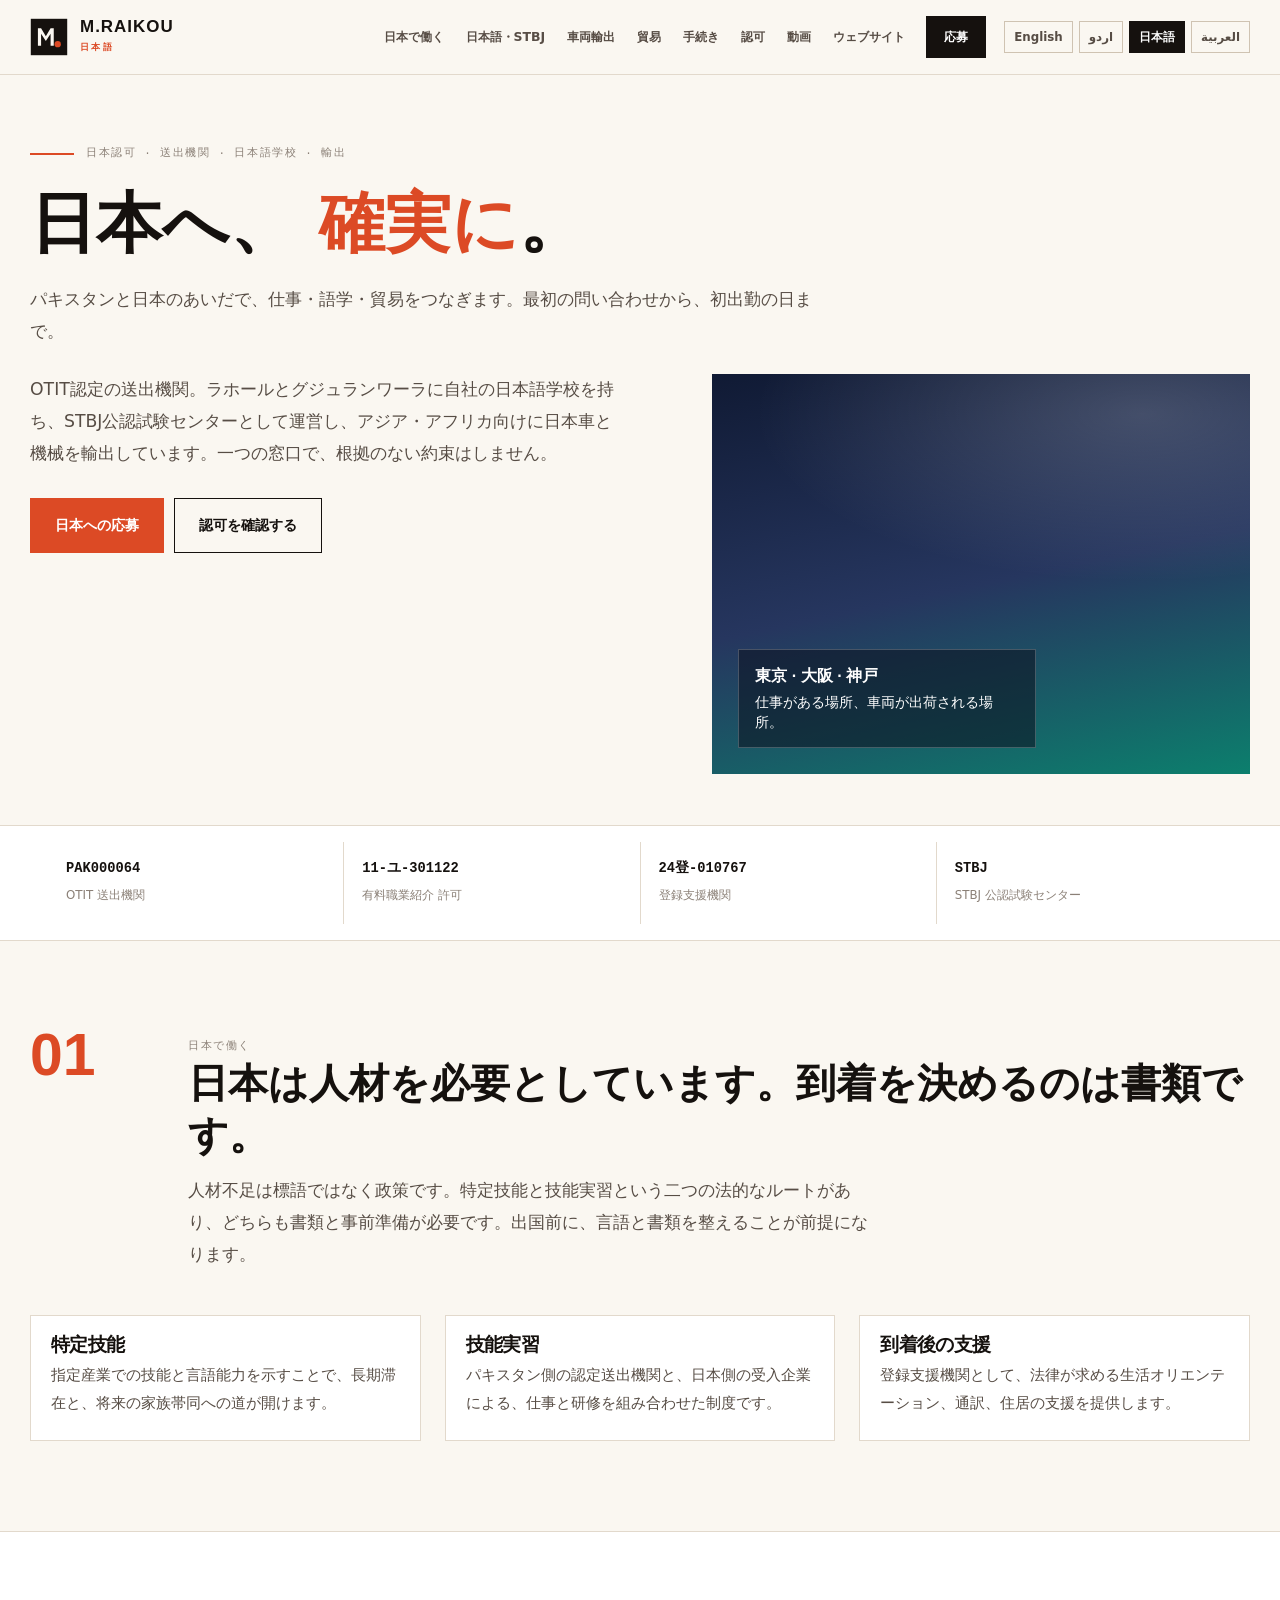
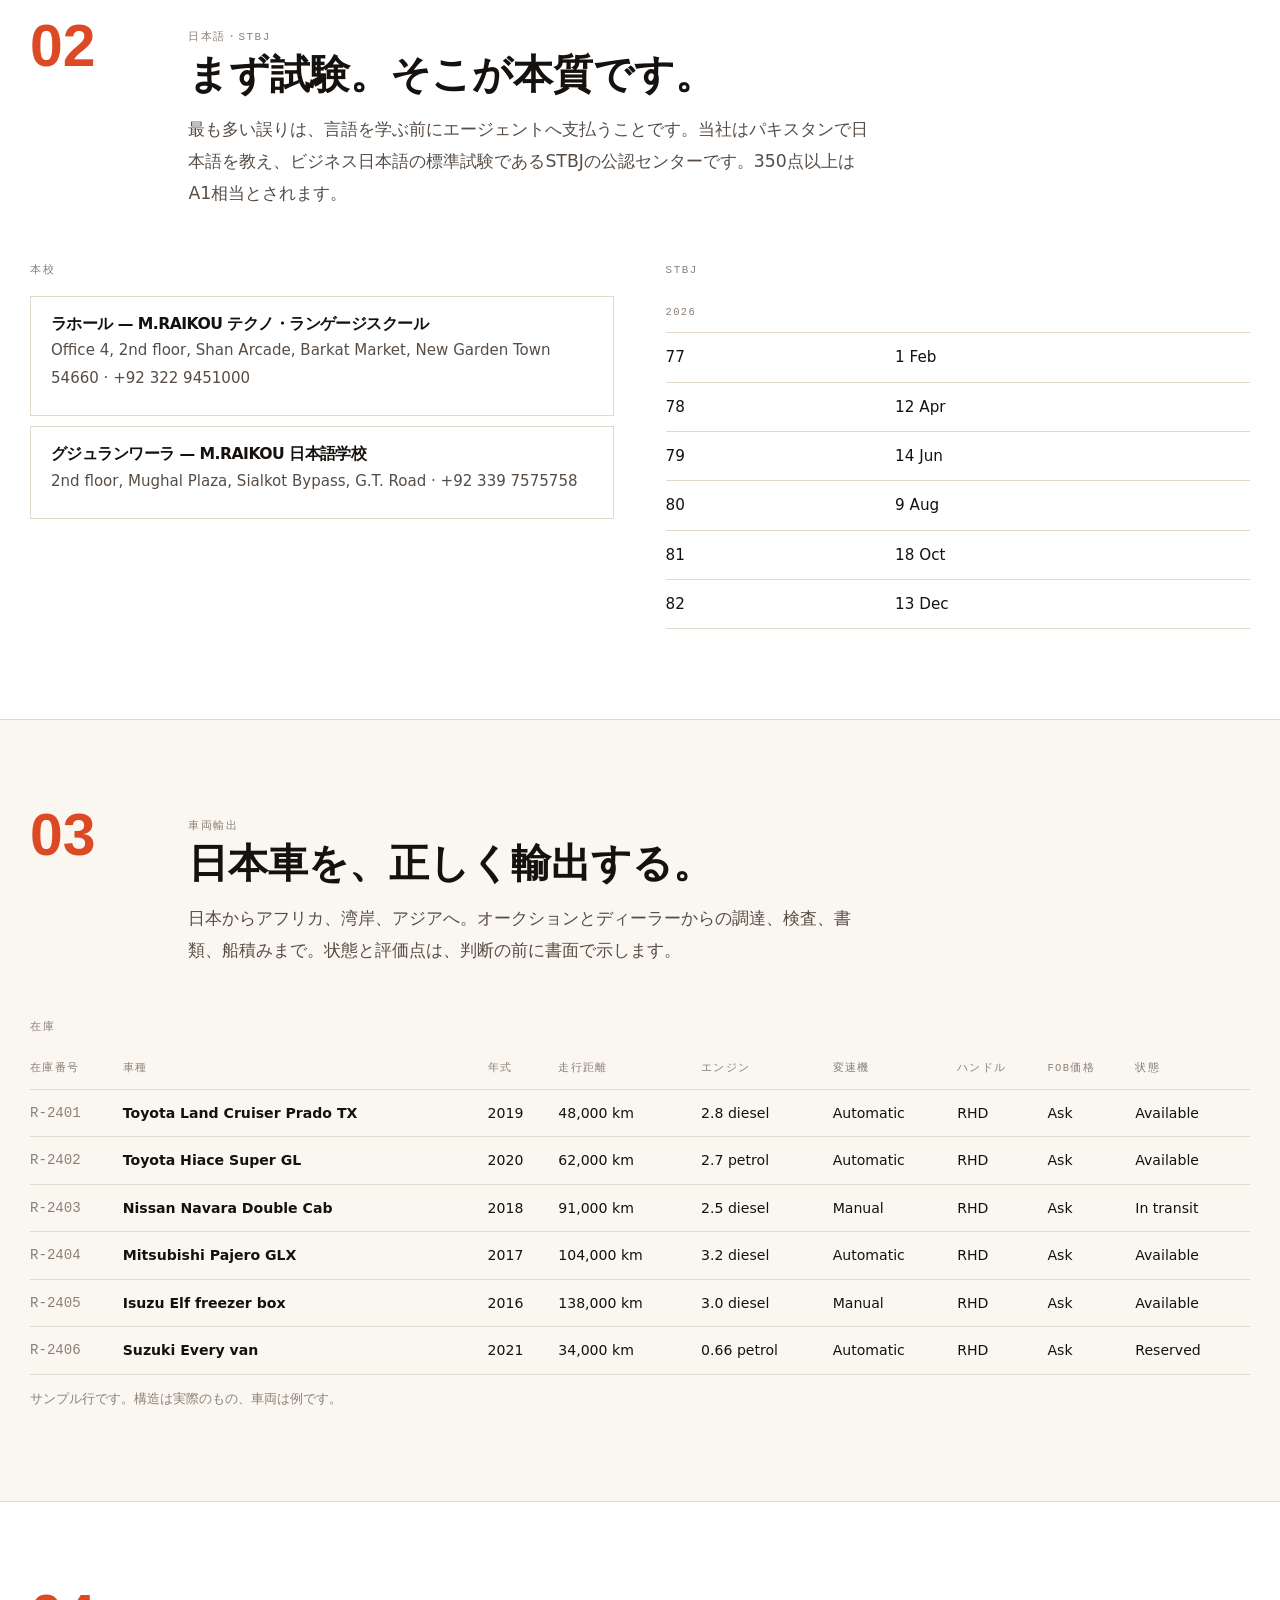
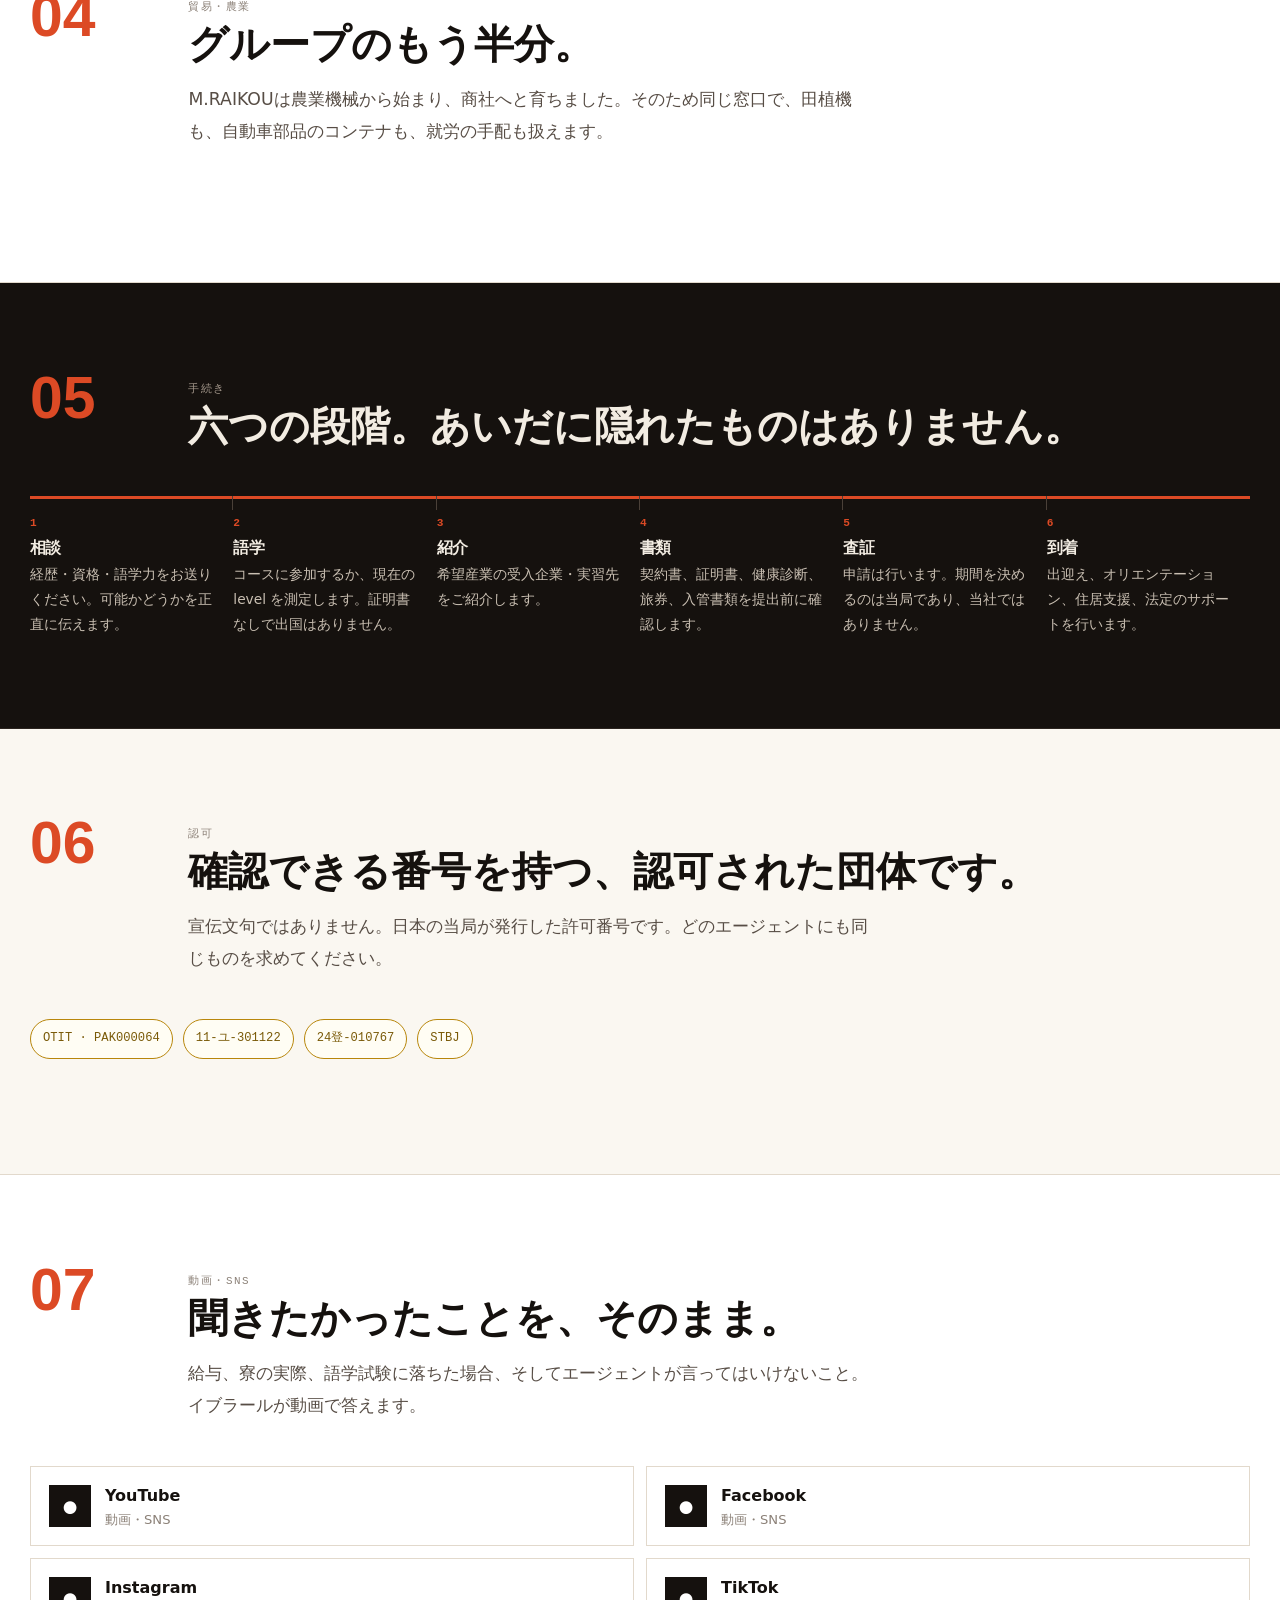
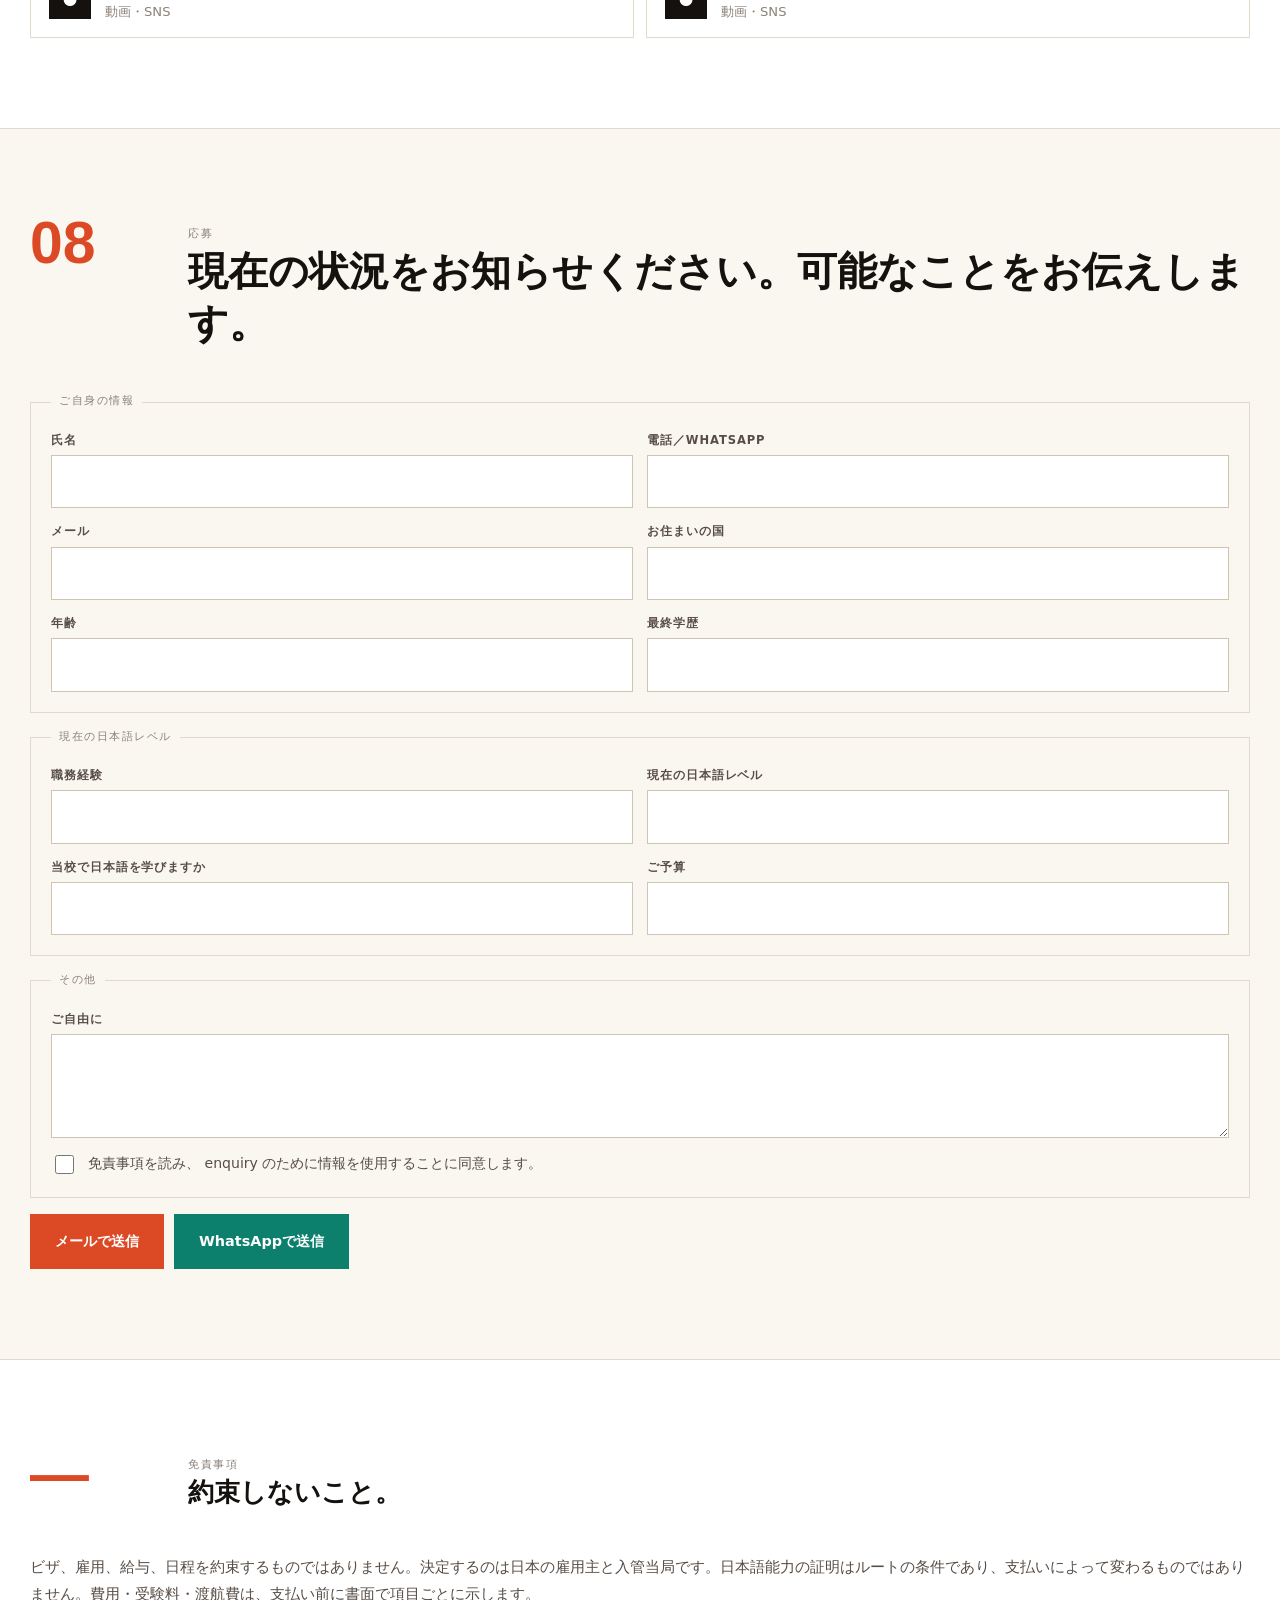
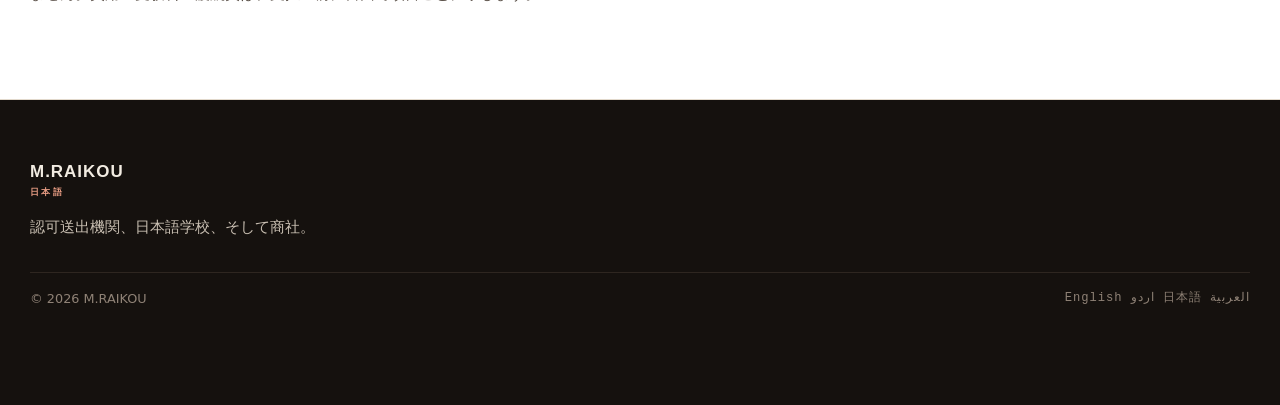
<file: ja.html>
<!doctype html>
<html lang="ja" dir="ltr">
<head>
<meta charset="utf-8">
<meta name="viewport" content="width=device-width, initial-scale=1">
<title>日本へ、 確実に | M.RAIKOU</title>
<meta name="description" content="OTIT認定の送出機関。ラホールとグジュランワーラに自社の日本語学校を持ち、STBJ公認試験センターとして運営し、アジア・アフリカ向けに日本車と機械を輸出しています。一つの窓口で、根拠のない約束はしません。">
<meta name="robots" content="index,follow,max-image-preview:large">
<link rel="alternate" hreflang="en" href="index.html">
<link rel="alternate" hreflang="ur" href="ur.html">
<link rel="alternate" hreflang="ja" href="ja.html">
<link rel="alternate" hreflang="ar" href="ar.html">
<meta name="theme-color" content="#faf7f1">
<link rel="stylesheet" href="assets/style.css">
<style>
  body{font-family:'Hiragino Sans','Yu Gothic','Noto Sans JP',system-ui,sans-serif,var(--body)}
  h1,h2,h3,h4{font-family:'Hiragino Sans','Yu Gothic','Noto Sans JP',system-ui,sans-serif,var(--display)}
  .lang{display:flex;gap:6px;align-items:center;margin-inline-start:14px}
  .lang a{font-size:.74rem;font-weight:700;padding:6px 9px;border:1px solid var(--line-2);color:var(--soft)}
  .lang a.on{background:var(--ink);color:#fff;border-color:var(--ink)}
  /* The chapter grid already mirrors in a right-to-left document, so the number sits on the right and
     the text on the left without any override. What does need correcting is type: Nastaliq and Naskh
     are not Latin display faces, and at 5.6rem they overflow and collide. */
  [dir="rtl"] body{line-height:1.95;letter-spacing:0}
  [dir="rtl"] h1{font-size:clamp(1.9rem,4.2vw,3.1rem);line-height:1.5;letter-spacing:0;overflow-wrap:break-word}
  [dir="rtl"] h1 .c{font-size:.42em;line-height:1.8;margin-top:12px;max-width:46ch}
  [dir="rtl"] h2{font-size:clamp(1.45rem,2.9vw,2.2rem);line-height:1.45;letter-spacing:0;overflow-wrap:break-word}
  [dir="rtl"] h3,[dir="rtl"] h4{line-height:1.5;letter-spacing:0}
  [dir="rtl"] .chap .no{font-size:clamp(1.9rem,3.4vw,2.8rem)}
  [dir="rtl"] .lede,[dir="rtl"] .mini,[dir="rtl"] p{max-width:58ch;line-height:1.95}
  [dir="rtl"] ul.dot li{padding-left:0;padding-right:18px}
  [dir="rtl"] ul.dot li::before{left:auto;right:0}
  [dir="rtl"] th,[dir="rtl"] td{text-align:right;padding:12px 0 12px 12px}
  /* Japanese needs tighter leading than Latin, not looser. */
  html[lang="ja"] h1{font-size:clamp(2.2rem,5.4vw,4.1rem);line-height:1.18;letter-spacing:0}
  html[lang="ja"] h2{font-size:clamp(1.6rem,3.3vw,2.5rem);line-height:1.3;letter-spacing:0}
  html[lang="ja"] .lede,html[lang="ja"] p{line-height:1.85}
</style>
</head>
<body>
<header class="hdr">
  <div class="wrap hdr-in">
    <a class="brand" href="index.html"><svg viewBox="0 0 48 48" aria-hidden="true"><rect x="1" y="1" width="46" height="46" fill="#15110e"/><path d="M10 35V13h4l6 10 6-10h4v22h-4V20l-6 9-6-9v15z" fill="#faf7f1"/><circle cx="35" cy="33" r="4" fill="#dc4a25"/></svg><span><b>M.RAIKOU</b><small>日本語</small></span></a>
    <nav class="nav" aria-label="Primary">
      <a href="#s1">日本で働く</a><a href="#s2">日本語・STBJ</a><a href="#s3">車両輸出</a><a href="#s4">貿易</a><a href="#s5">手続き</a><a href="#s6">認可</a><a href="#s7">動画</a><a href="websites-ja.html">ウェブサイト</a>
      <a class="cta" href="#s8">応募</a>
      <span class="lang"><a href="index.html">English</a> <a href="ur.html">اردو</a> <a href="ja.html" class="on">日本語</a> <a href="ar.html">العربية</a></span>
    </nav>
  </div>
</header>
<main>
<section class="hero">
  <div class="wrap" style="padding:clamp(34px,5.5vw,76px) 0 clamp(26px,4vw,52px);">
    <div class="tagline"><span class="bar"></span><span class="lbl">日本認可 &middot; 送出機関 &middot; 日本語学校 &middot; 輸出</span></div>
    <h1 class="hero-line">日本へ、 <span class="a">確実に</span>。</h1>
    <p class="hero-sub">パキスタンと日本のあいだで、仕事・語学・貿易をつなぎます。最初の問い合わせから、初出勤の日まで。</p>
    <div class="hero-in" style="padding:0;align-items:start;">
      <div>
        <p class="lede">OTIT認定の送出機関。ラホールとグジュランワーラに自社の日本語学校を持ち、STBJ公認試験センターとして運営し、アジア・アフリカ向けに日本車と機械を輸出しています。一つの窓口で、根拠のない約束はしません。</p>
        <div class="btn-row"><a class="btn btn-red" href="#s8">日本への応募</a><a class="btn btn-dark" href="#s6">認可を確認する</a></div>
      </div>
      <div class="city"><div class="cap"><b>東京 &middot; 大阪 &middot; 神戸</b>仕事がある場所、車両が出荷される場所。</div></div>
    </div>
  </div>
</section>

<div class="strip"><div class="wrap strip-in"><div><b>PAK000064</b><span>OTIT 送出機関</span></div><div><b>11-ユ-301122</b><span>有料職業紹介 許可</span></div><div><b>24登-010767</b><span>登録支援機関</span></div><div><b>STBJ</b><span>STBJ 公認試験センター</span></div></div></div>

<section class="sec" id="s1">
  <div class="wrap">
    <div class="chap"><div class="no">01</div><div><span class="lbl">日本で働く</span><h2>日本は人材を必要としています。到着を決めるのは書類です。</h2><p class="lede">人材不足は標語ではなく政策です。特定技能と技能実習という二つの法的なルートがあり、どちらも書類と事前準備が必要です。出国前に、言語と書類を整えることが前提になります。</p></div></div>
    <div class="cols3"><div class="card"><h3>特定技能</h3><p>指定産業での技能と言語能力を示すことで、長期滞在と、将来の家族帯同への道が開けます。</p></div><div class="card"><h3>技能実習</h3><p>パキスタン側の認定送出機関と、日本側の受入企業による、仕事と研修を組み合わせた制度です。</p></div><div class="card"><h3>到着後の支援</h3><p>登録支援機関として、法律が求める生活オリエンテーション、通訳、住居の支援を提供します。</p></div></div>
  </div>
</section>

<section class="sec white" id="s2">
  <div class="wrap">
    <div class="chap"><div class="no">02</div><div><span class="lbl">日本語・STBJ</span><h2>まず試験。そこが本質です。</h2><p class="lede">最も多い誤りは、言語を学ぶ前にエージェントへ支払うことです。当社はパキスタンで日本語を教え、ビジネス日本語の標準試験であるSTBJの公認センターです。350点以上はA1相当とされます。</p></div></div>
    <div class="cols">
      <div><span class="lbl">本校</span>
        <div class="card" style="margin-top:14px;"><h4>ラホール &mdash; M.RAIKOU テクノ・ランゲージスクール</h4><p>Office 4, 2nd floor, Shan Arcade, Barkat Market, New Garden Town 54660 &middot; +92 322 9451000</p></div>
        <div class="card" style="margin-top:10px;"><h4>グジュランワーラ &mdash; M.RAIKOU 日本語学校</h4><p>2nd floor, Mughal Plaza, Sialkot Bypass, G.T. Road &middot; +92 339 7575758</p></div>
      </div>
      <div><span class="lbl">STBJ</span>
        <table style="margin-top:10px;"><tr><th>2026</th><th></th></tr>
        <tr><td>77</td><td>1 Feb</td></tr><tr><td>78</td><td>12 Apr</td></tr><tr><td>79</td><td>14 Jun</td></tr>
        <tr><td>80</td><td>9 Aug</td></tr><tr><td>81</td><td>18 Oct</td></tr><tr><td>82</td><td>13 Dec</td></tr></table>
      </div>
    </div>
  </div>
</section>

<section class="sec" id="s3">
  <div class="wrap">
    <div class="chap"><div class="no">03</div><div><span class="lbl">車両輸出</span><h2>日本車を、正しく輸出する。</h2><p class="lede">日本からアフリカ、湾岸、アジアへ。オークションとディーラーからの調達、検査、書類、船積みまで。状態と評価点は、判断の前に書面で示します。</p></div></div>
    <span class="lbl">在庫</span>
    <div style="overflow-x:auto;margin-top:10px;">
      <table class="inv"><tr><th>在庫番号</th><th>車種</th><th>年式</th><th>走行距離</th><th>エンジン</th><th>変速機</th><th>ハンドル</th><th>FOB価格</th><th>状態</th></tr>
        <tr><td class="mono">R-2401</td><td><strong>Toyota Land Cruiser Prado TX</strong></td><td>2019</td><td>48,000 km</td><td>2.8 diesel</td><td>Automatic</td><td>RHD</td><td>Ask</td><td>Available</td></tr>
        <tr><td class="mono">R-2402</td><td><strong>Toyota Hiace Super GL</strong></td><td>2020</td><td>62,000 km</td><td>2.7 petrol</td><td>Automatic</td><td>RHD</td><td>Ask</td><td>Available</td></tr>
        <tr><td class="mono">R-2403</td><td><strong>Nissan Navara Double Cab</strong></td><td>2018</td><td>91,000 km</td><td>2.5 diesel</td><td>Manual</td><td>RHD</td><td>Ask</td><td>In transit</td></tr>
        <tr><td class="mono">R-2404</td><td><strong>Mitsubishi Pajero GLX</strong></td><td>2017</td><td>104,000 km</td><td>3.2 diesel</td><td>Automatic</td><td>RHD</td><td>Ask</td><td>Available</td></tr>
        <tr><td class="mono">R-2405</td><td><strong>Isuzu Elf freezer box</strong></td><td>2016</td><td>138,000 km</td><td>3.0 diesel</td><td>Manual</td><td>RHD</td><td>Ask</td><td>Available</td></tr>
        <tr><td class="mono">R-2406</td><td><strong>Suzuki Every van</strong></td><td>2021</td><td>34,000 km</td><td>0.66 petrol</td><td>Automatic</td><td>RHD</td><td>Ask</td><td>Reserved</td></tr>
      </table>
    </div>
    <p class="hint" style="margin-top:12px;">サンプル行です。構造は実際のもの、車両は例です。</p>
  </div>
</section>

<section class="sec white" id="s4">
  <div class="wrap">
    <div class="chap"><div class="no">04</div><div><span class="lbl">貿易・農業</span><h2>グループのもう半分。</h2><p class="lede">M.RAIKOUは農業機械から始まり、商社へと育ちました。そのため同じ窓口で、田植機も、自動車部品のコンテナも、就労の手配も扱えます。</p></div></div>
  </div>
</section>

<section class="sec ink" id="s5">
  <div class="wrap">
    <div class="chap"><div class="no">05</div><div><span class="lbl">手続き</span><h2>六つの段階。あいだに隠れたものはありません。</h2></div></div>
    <div class="route"><div class="step"><b>1</b><h4>相談</h4><p>経歴・資格・語学力をお送りください。可能かどうかを正直に伝えます。</p></div><div class="step"><b>2</b><h4>語学</h4><p>コースに参加するか、現在の level を測定します。証明書なしで出国はありません。</p></div><div class="step"><b>3</b><h4>紹介</h4><p>希望産業の受入企業・実習先をご紹介します。</p></div><div class="step"><b>4</b><h4>書類</h4><p>契約書、証明書、健康診断、旅券、入管書類を提出前に確認します。</p></div><div class="step"><b>5</b><h4>査証</h4><p>申請は行います。期間を決めるのは当局であり、当社ではありません。</p></div><div class="step"><b>6</b><h4>到着</h4><p>出迎え、オリエンテーション、住居支援、法定のサポートを行います。</p></div></div>
  </div>
</section>

<section class="sec" id="s6">
  <div class="wrap">
    <div class="chap"><div class="no">06</div><div><span class="lbl">認可</span><h2>確認できる番号を持つ、認可された団体です。</h2><p class="lede">宣伝文句ではありません。日本の当局が発行した許可番号です。どのエージェントにも同じものを求めてください。</p></div></div>
    <div class="seals"><span>OTIT &middot; PAK000064</span><span>11-ユ-301122</span><span>24登-010767</span><span>STBJ</span></div>
  </div>
</section>

<section class="sec white" id="s7">
  <div class="wrap">
    <div class="chap"><div class="no">07</div><div><span class="lbl">動画・SNS</span><h2>聞きたかったことを、そのまま。</h2><p class="lede">給与、寮の実際、語学試験に落ちた場合、そしてエージェントが言ってはいけないこと。イブラールが動画で答えます。</p></div></div>
    <div class="channels"><a class="channel" href="https://www.youtube.com/channel/UC4S7qxW8oTvshW5v4SfD02A" rel="noopener" target="_blank"><span class="ic">&#9679;</span><span><b>YouTube</b><small>動画・SNS</small></span></a><a class="channel" href="https://www.facebook.com/M.RaikouOfficial/" rel="noopener" target="_blank"><span class="ic">&#9679;</span><span><b>Facebook</b><small>動画・SNS</small></span></a><a class="channel" href="https://www.instagram.com/m.raikouofficial/" rel="noopener" target="_blank"><span class="ic">&#9679;</span><span><b>Instagram</b><small>動画・SNS</small></span></a><a class="channel" href="https://www.tiktok.com/@m.raikou.llc" rel="noopener" target="_blank"><span class="ic">&#9679;</span><span><b>TikTok</b><small>動画・SNS</small></span></a></div>
  </div>
</section>

<section class="sec" id="s8">
  <div class="wrap">
    <div class="chap"><div class="no">08</div><div><span class="lbl">応募</span><h2>現在の状況をお知らせください。可能なことをお伝えします。</h2></div></div>
    <form class="form" action="mailto:imraa@mraikou.com" method="post" enctype="text/plain">
      <fieldset><legend>ご自身の情報</legend>
        <div class="row">
          <div class="field"><label>氏名</label><input name="name" required></div>
          <div class="field"><label>電話／WhatsApp</label><input name="phone" required></div>
        </div>
        <div class="row">
          <div class="field"><label>メール</label><input name="email" type="email"></div>
          <div class="field"><label>お住まいの国</label><input name="country"></div>
        </div>
        <div class="row">
          <div class="field"><label>年齢</label><input name="age" inputmode="numeric"></div>
          <div class="field"><label>最終学歴</label><input name="qualification"></div>
        </div>
      </fieldset>
      <fieldset><legend>現在の日本語レベル</legend>
        <div class="row">
          <div class="field"><label>職務経験</label><input name="experience"></div>
          <div class="field"><label>現在の日本語レベル</label><input name="japanese"></div>
        </div>
        <div class="row">
          <div class="field"><label>当校で日本語を学びますか</label><input name="course"></div>
          <div class="field"><label>ご予算</label><input name="budget"></div>
        </div>
      </fieldset>
      <fieldset><legend>その他</legend>
        <div class="field"><label>ご自由に</label><textarea name="message"></textarea></div>
        <label class="consent"><input type="checkbox" required> <span>免責事項を読み、 enquiry のために情報を使用することに同意します。</span></label>
      </fieldset>
      <div class="btn-row" style="margin-top:0;">
        <button class="btn btn-red" type="submit">メールで送信</button>
        <a class="btn btn-teal" href="https://wa.me/819030629963" rel="noopener">WhatsAppで送信</a>
      </div>
    </form>
  </div>
</section>

<section class="sec white" id="s9">
  <div class="wrap">
    <div class="chap"><div class="no">&mdash;</div><div><span class="lbl">免責事項</span><h2 style="font-size:1.6rem;">約束しないこと。</h2></div></div>
    <p class="mini">ビザ、雇用、給与、日程を約束するものではありません。決定するのは日本の雇用主と入管当局です。日本語能力の証明はルートの条件であり、支払いによって変わるものではありません。費用・受験料・渡航費は、支払い前に書面で項目ごとに示します。</p>
  </div>
</section>
</main>
<footer class="ftr">
  <div class="wrap">
    <a class="brand" href="index.html" style="color:#f2ece2;"><span><b>M.RAIKOU</b><small style="color:#e79c83;">日本語</small></span></a>
    <p style="margin-top:14px;max-width:40ch;font-size:.94rem;">認可送出機関、日本語学校、そして商社。</p>
    <div class="ftr-b"><span>&copy; 2026 M.RAIKOU</span><span class="langline"><a href="index.html">English</a> <a href="ur.html">اردو</a> <a href="ja.html" class="on">日本語</a> <a href="ar.html">العربية</a></span></div>
  </div>
</footer>
</body>
</html>
</file>
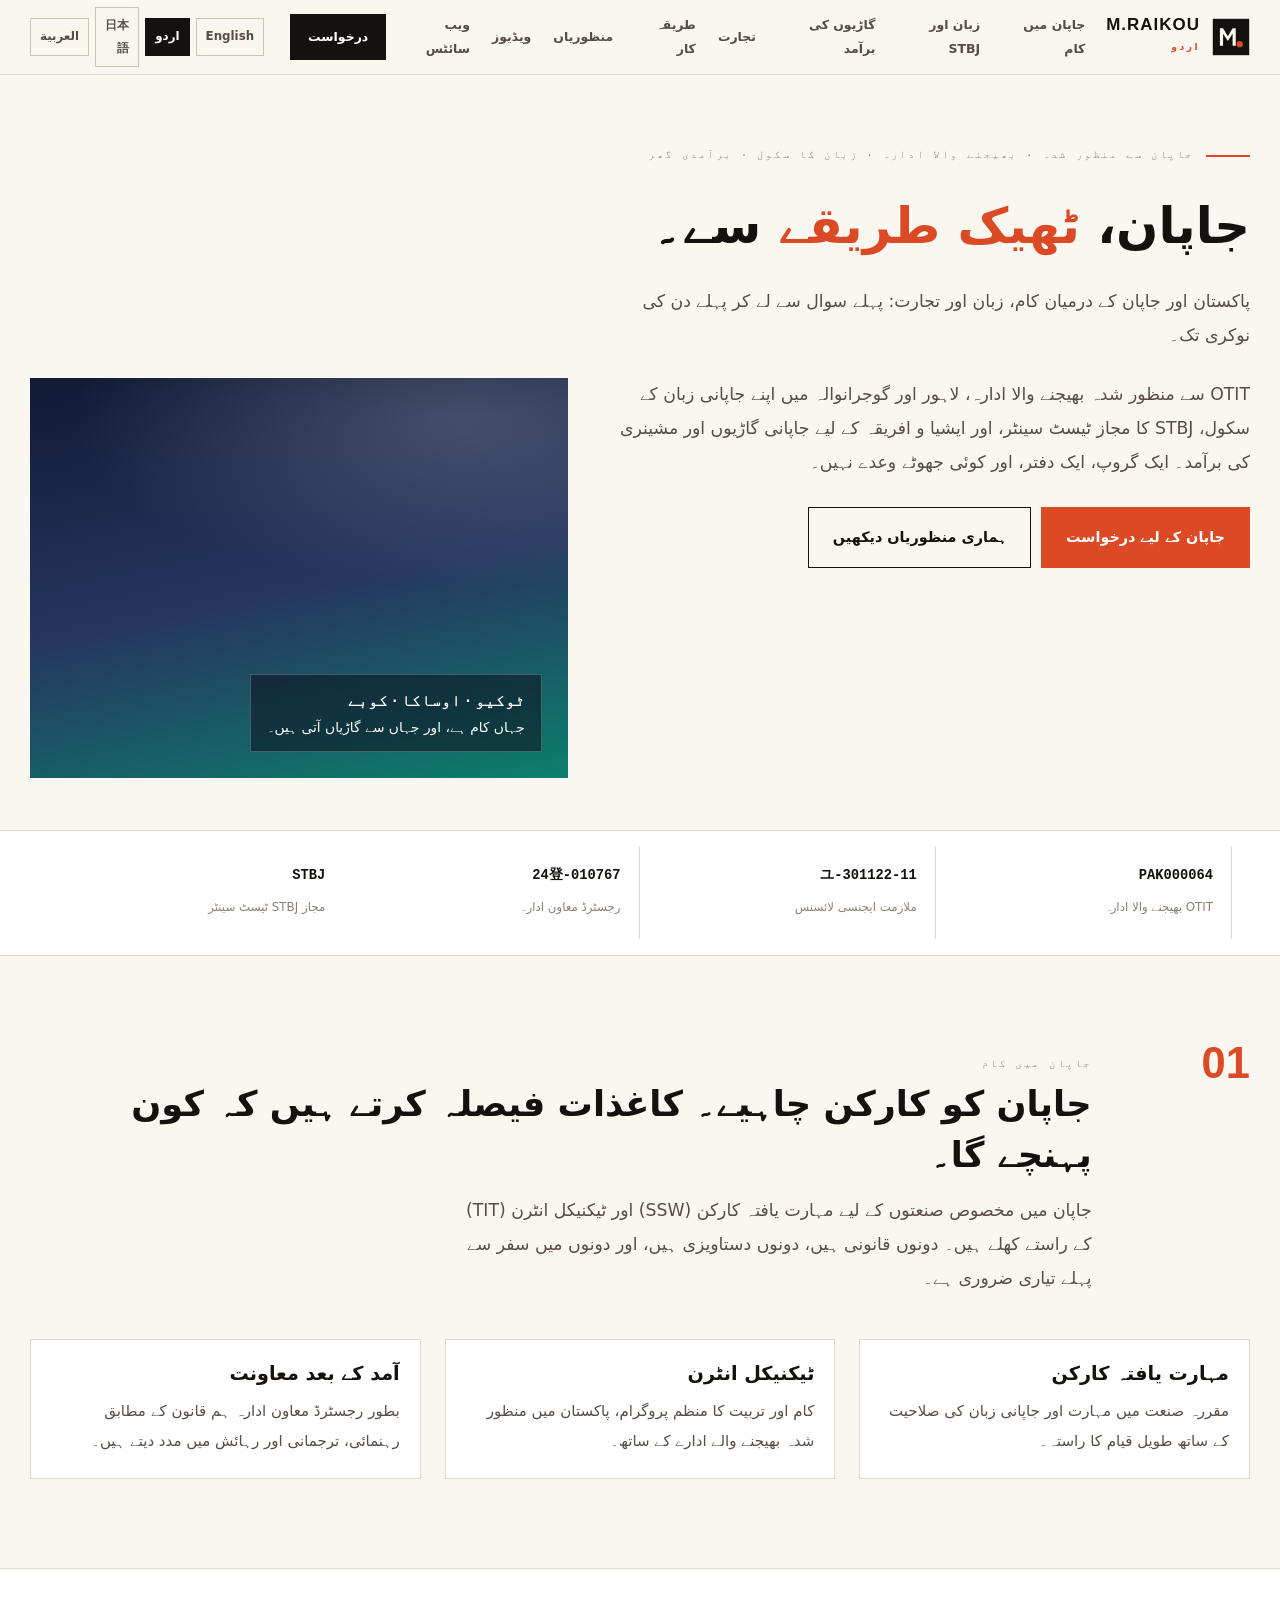
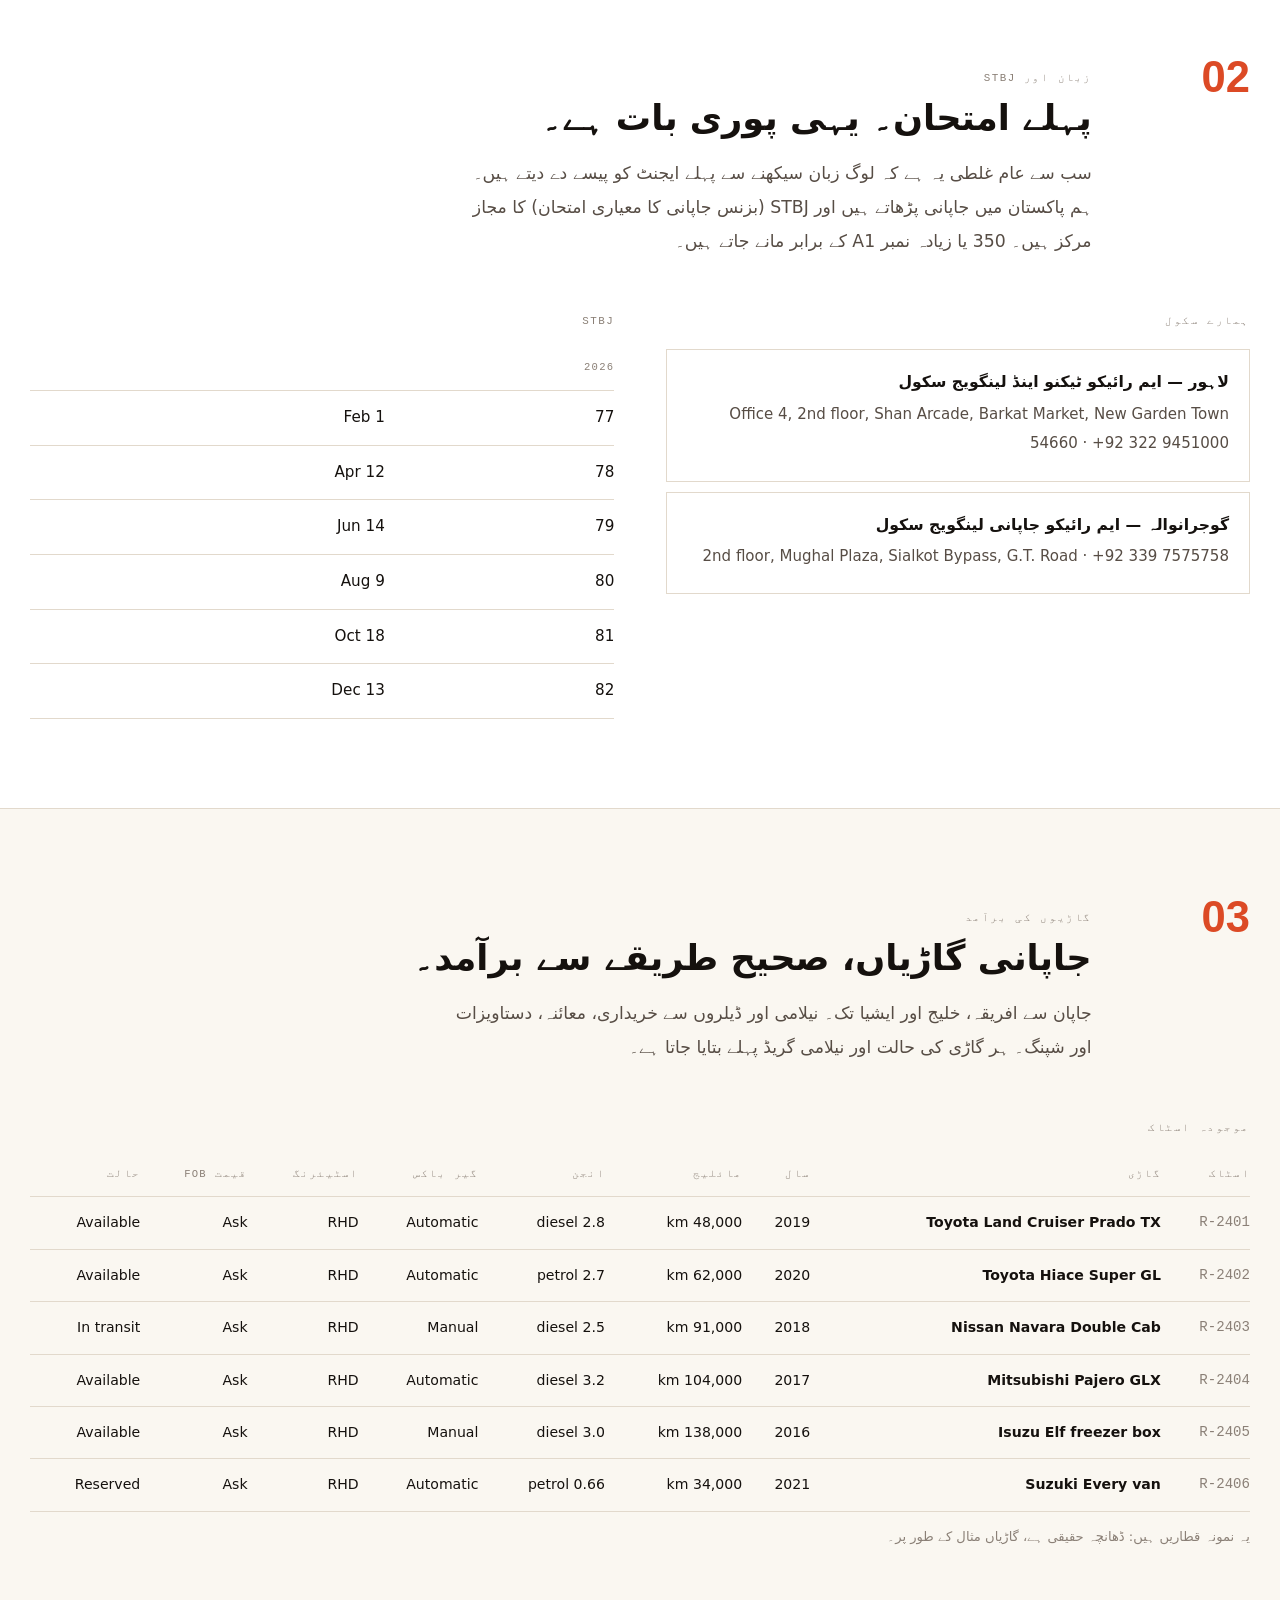
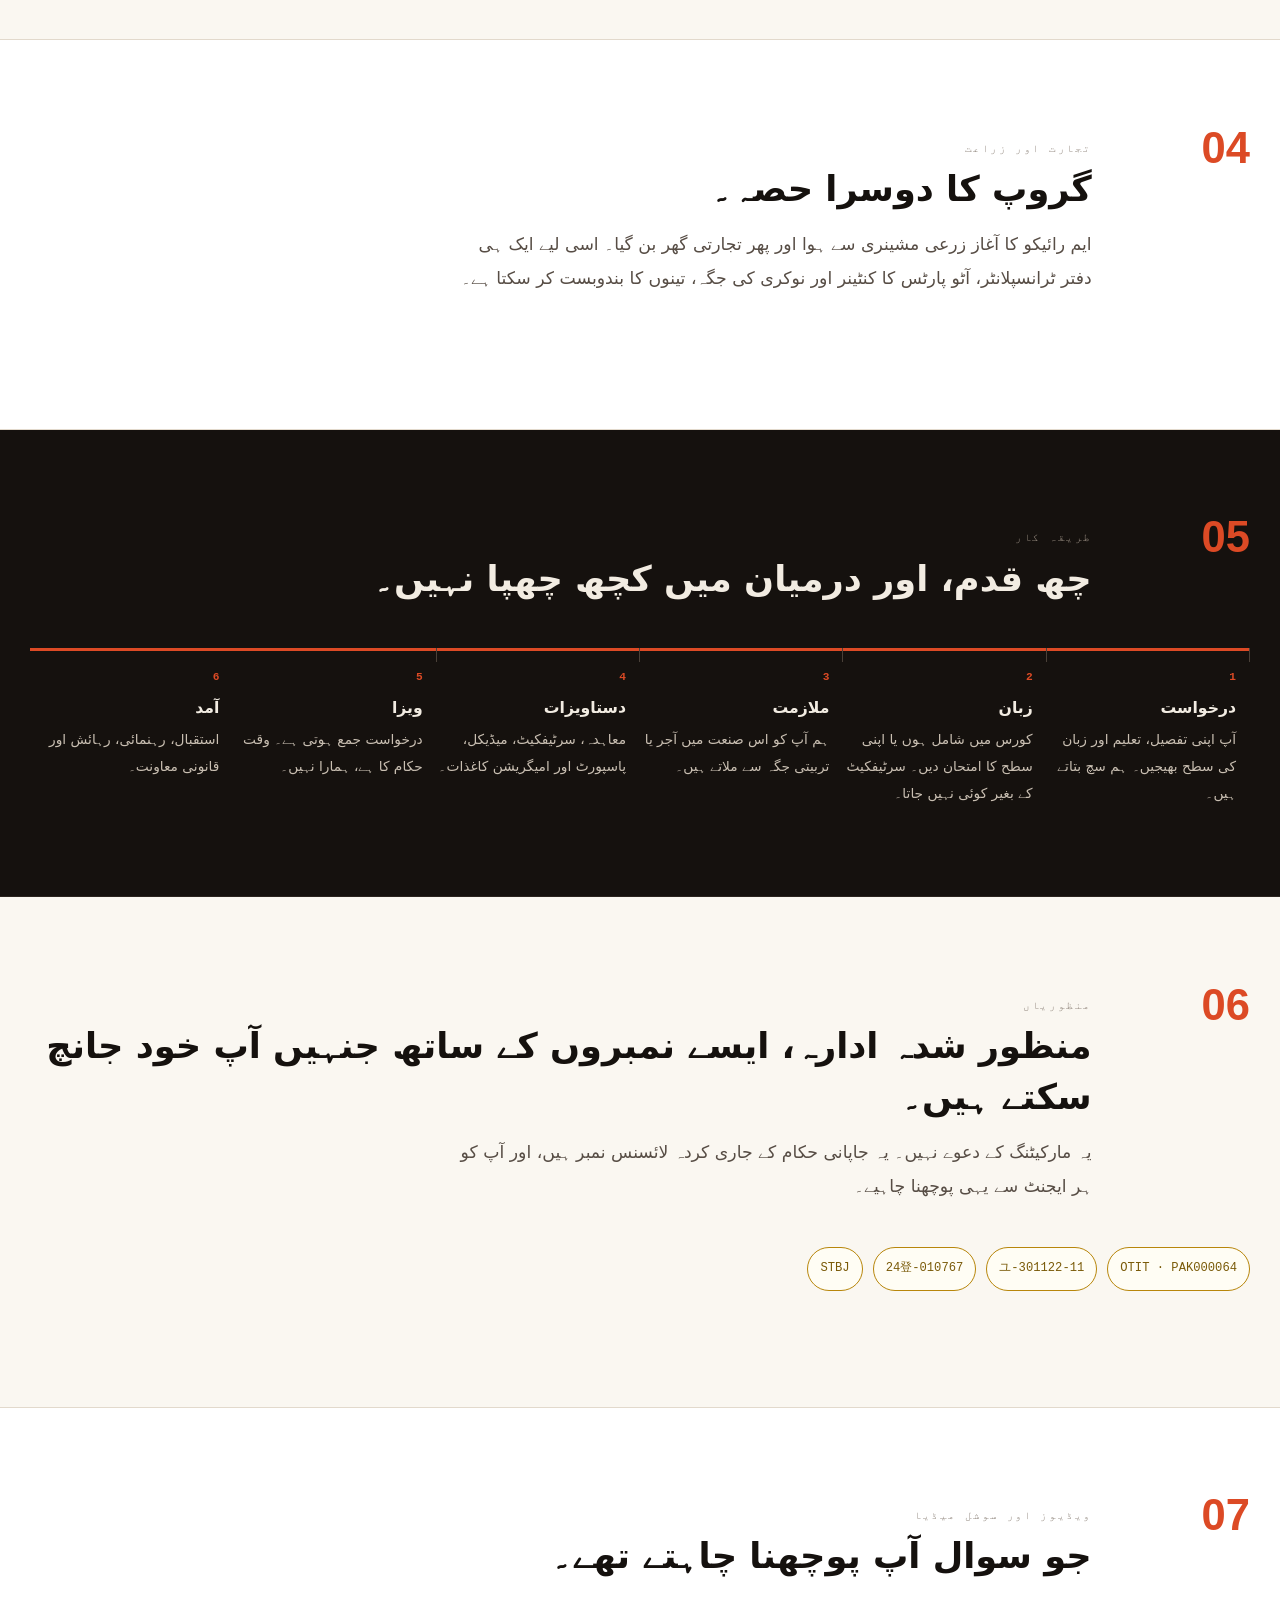
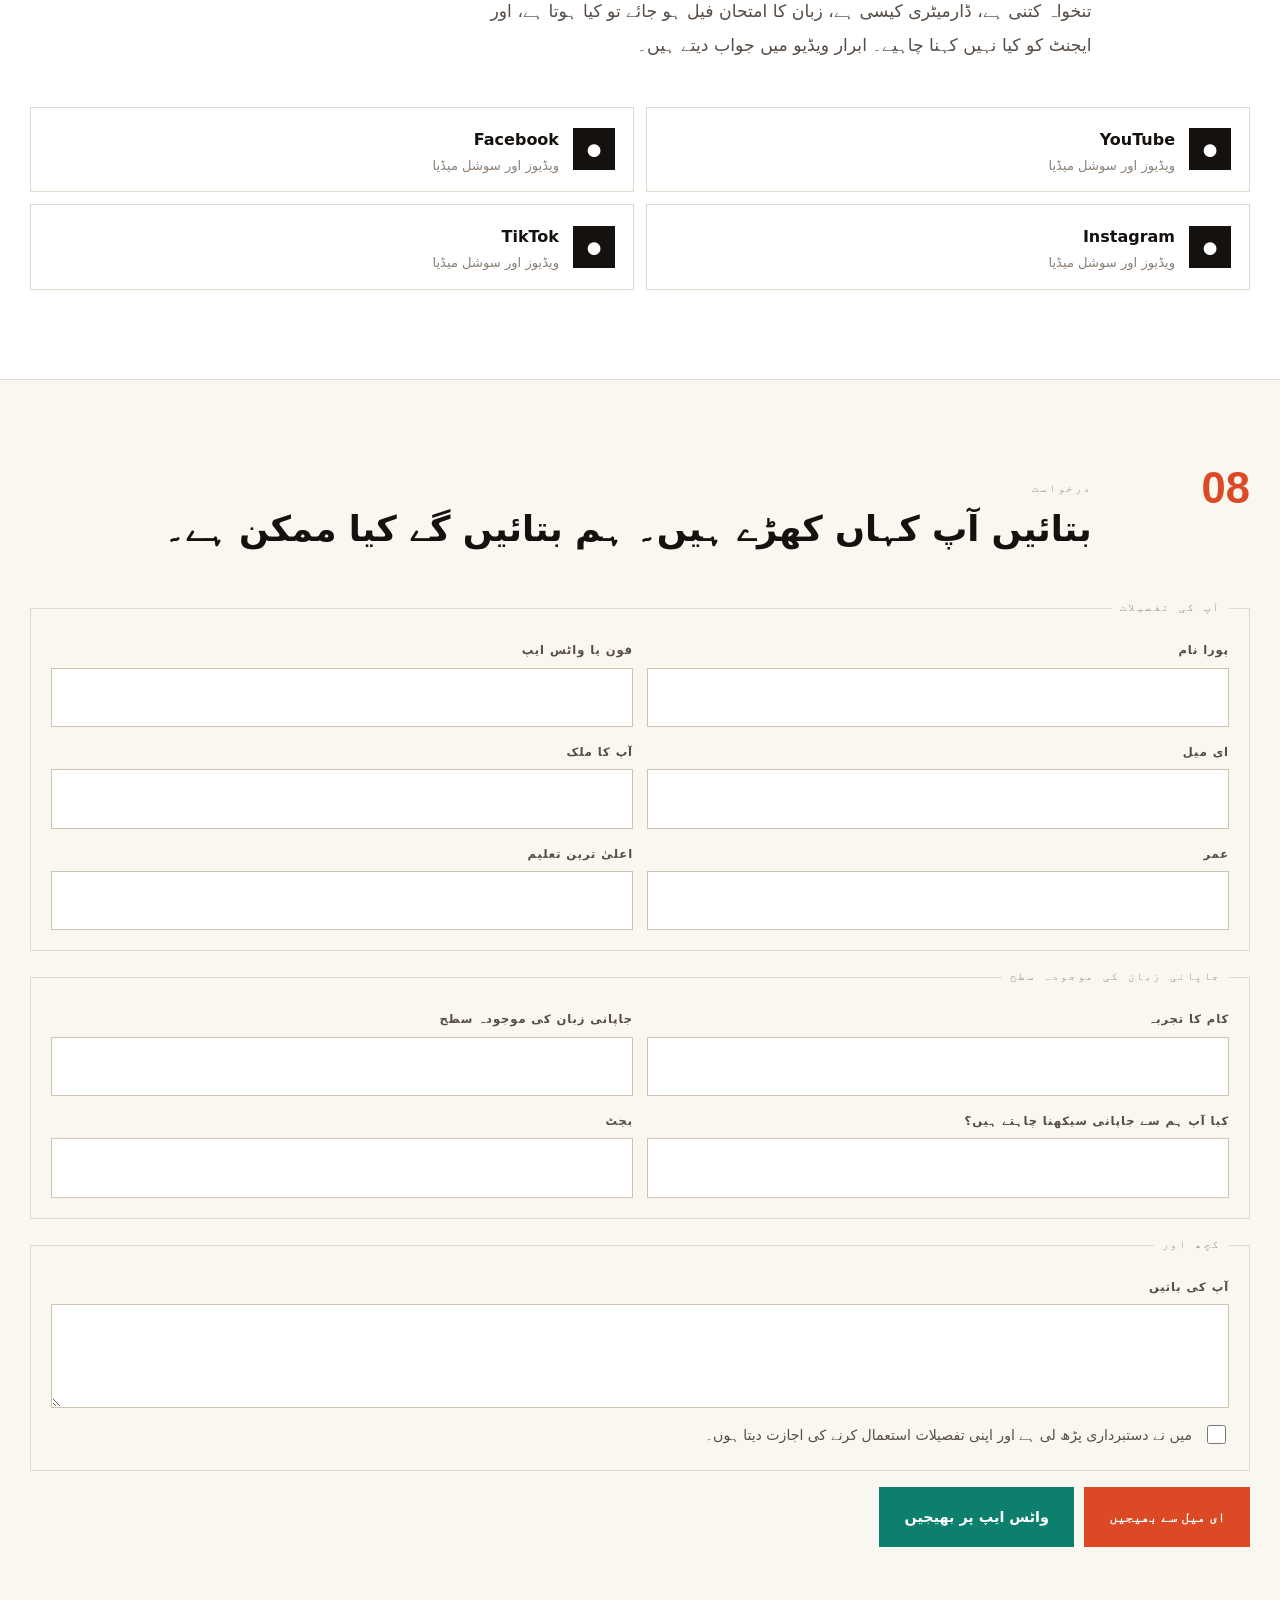
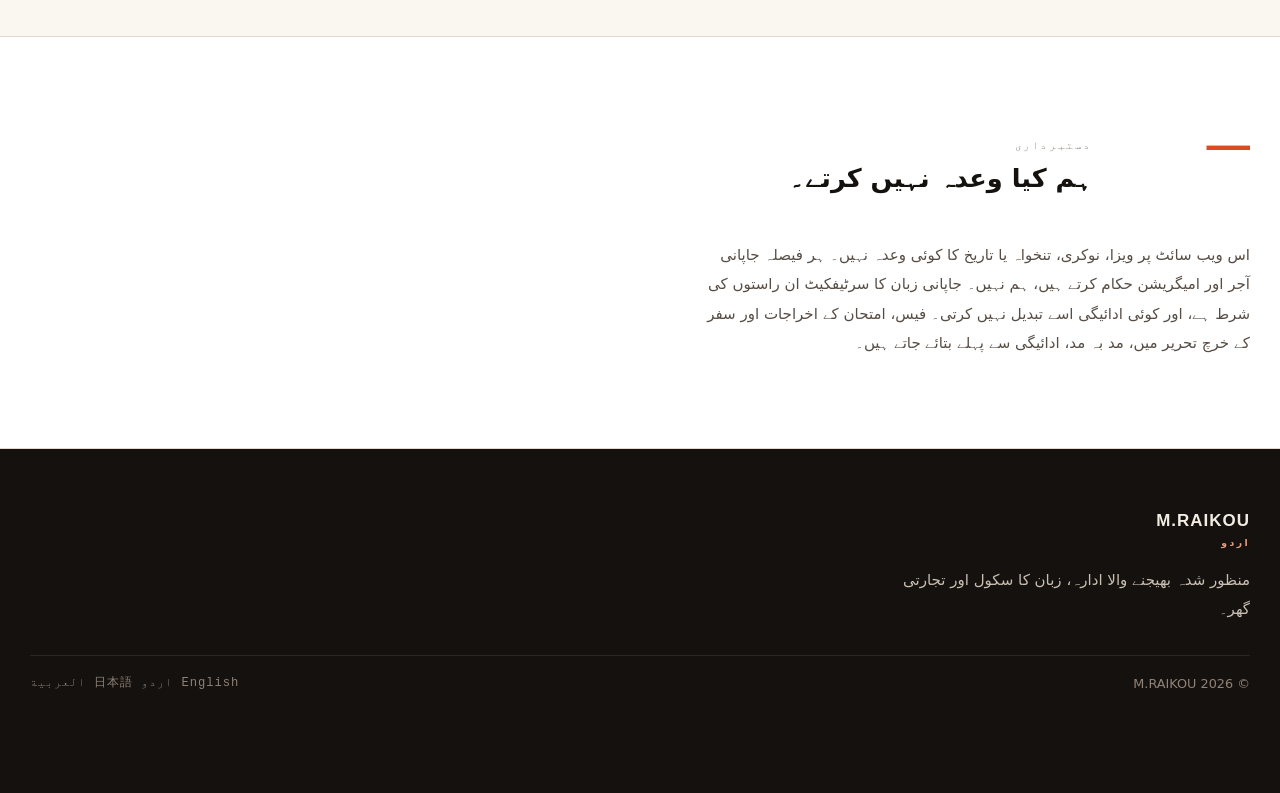
<file: ur.html>
<!doctype html>
<html lang="ur" dir="rtl">
<head>
<meta charset="utf-8">
<meta name="viewport" content="width=device-width, initial-scale=1">
<title>جاپان، ٹھیک طریقے | M.RAIKOU</title>
<meta name="description" content="OTIT سے منظور شدہ بھیجنے والا ادارہ، لاہور اور گوجرانوالہ میں اپنے جاپانی زبان کے سکول، STBJ کا مجاز ٹیسٹ سینٹر، اور ایشیا و افریقہ کے لیے جاپانی گاڑی">
<meta name="robots" content="index,follow,max-image-preview:large">
<link rel="alternate" hreflang="en" href="index.html">
<link rel="alternate" hreflang="ur" href="ur.html">
<link rel="alternate" hreflang="ja" href="ja.html">
<link rel="alternate" hreflang="ar" href="ar.html">
<meta name="theme-color" content="#faf7f1">
<link rel="stylesheet" href="assets/style.css">
<style>
  body{font-family:'Noto Nastaliq Urdu','Jameel Noori Nastaleeq','Geeza Pro','Al Bayan',system-ui,var(--body)}
  h1,h2,h3,h4{font-family:'Noto Nastaliq Urdu','Jameel Noori Nastaleeq','Geeza Pro','Al Bayan',system-ui,var(--display)}
  .lang{display:flex;gap:6px;align-items:center;margin-inline-start:14px}
  .lang a{font-size:.74rem;font-weight:700;padding:6px 9px;border:1px solid var(--line-2);color:var(--soft)}
  .lang a.on{background:var(--ink);color:#fff;border-color:var(--ink)}
  /* The chapter grid already mirrors in a right-to-left document, so the number sits on the right and
     the text on the left without any override. What does need correcting is type: Nastaliq and Naskh
     are not Latin display faces, and at 5.6rem they overflow and collide. */
  [dir="rtl"] body{line-height:1.95;letter-spacing:0}
  [dir="rtl"] h1{font-size:clamp(1.9rem,4.2vw,3.1rem);line-height:1.5;letter-spacing:0;overflow-wrap:break-word}
  [dir="rtl"] h1 .c{font-size:.42em;line-height:1.8;margin-top:12px;max-width:46ch}
  [dir="rtl"] h2{font-size:clamp(1.45rem,2.9vw,2.2rem);line-height:1.45;letter-spacing:0;overflow-wrap:break-word}
  [dir="rtl"] h3,[dir="rtl"] h4{line-height:1.5;letter-spacing:0}
  [dir="rtl"] .chap .no{font-size:clamp(1.9rem,3.4vw,2.8rem)}
  [dir="rtl"] .lede,[dir="rtl"] .mini,[dir="rtl"] p{max-width:58ch;line-height:1.95}
  [dir="rtl"] ul.dot li{padding-left:0;padding-right:18px}
  [dir="rtl"] ul.dot li::before{left:auto;right:0}
  [dir="rtl"] th,[dir="rtl"] td{text-align:right;padding:12px 0 12px 12px}
  /* Japanese needs tighter leading than Latin, not looser. */
  html[lang="ja"] h1{font-size:clamp(2.2rem,5.4vw,4.1rem);line-height:1.18;letter-spacing:0}
  html[lang="ja"] h2{font-size:clamp(1.6rem,3.3vw,2.5rem);line-height:1.3;letter-spacing:0}
  html[lang="ja"] .lede,html[lang="ja"] p{line-height:1.85}
</style>
</head>
<body>
<header class="hdr">
  <div class="wrap hdr-in">
    <a class="brand" href="index.html"><svg viewBox="0 0 48 48" aria-hidden="true"><rect x="1" y="1" width="46" height="46" fill="#15110e"/><path d="M10 35V13h4l6 10 6-10h4v22h-4V20l-6 9-6-9v15z" fill="#faf7f1"/><circle cx="35" cy="33" r="4" fill="#dc4a25"/></svg><span><b>M.RAIKOU</b><small>اردو</small></span></a>
    <nav class="nav" aria-label="Primary">
      <a href="#s1">جاپان میں کام</a><a href="#s2">زبان اور STBJ</a><a href="#s3">گاڑیوں کی برآمد</a><a href="#s4">تجارت</a><a href="#s5">طریقہ کار</a><a href="#s6">منظوریاں</a><a href="#s7">ویڈیوز</a><a href="websites.html">ویب سائٹس</a>
      <a class="cta" href="#s8">درخواست</a>
      <span class="lang"><a href="index.html">English</a> <a href="ur.html" class="on">اردو</a> <a href="ja.html">日本語</a> <a href="ar.html">العربية</a></span>
    </nav>
  </div>
</header>
<main>
<section class="hero">
  <div class="wrap" style="padding:clamp(34px,5.5vw,76px) 0 clamp(26px,4vw,52px);">
    <div class="tagline"><span class="bar"></span><span class="lbl">جاپان سے منظور شدہ &middot; بھیجنے والا ادارہ &middot; زبان کا سکول &middot; برآمدی گھر</span></div>
    <h1 class="hero-line">جاپان، <span class="a">ٹھیک طریقے</span> سے۔</h1>
    <p class="hero-sub">پاکستان اور جاپان کے درمیان کام، زبان اور تجارت: پہلے سوال سے لے کر پہلے دن کی نوکری تک۔</p>
    <div class="hero-in" style="padding:0;align-items:start;">
      <div>
        <p class="lede">OTIT سے منظور شدہ بھیجنے والا ادارہ، لاہور اور گوجرانوالہ میں اپنے جاپانی زبان کے سکول، STBJ کا مجاز ٹیسٹ سینٹر، اور ایشیا و افریقہ کے لیے جاپانی گاڑیوں اور مشینری کی برآمد۔ ایک گروپ، ایک دفتر، اور کوئی جھوٹے وعدے نہیں۔</p>
        <div class="btn-row"><a class="btn btn-red" href="#s8">جاپان کے لیے درخواست</a><a class="btn btn-dark" href="#s6">ہماری منظوریاں دیکھیں</a></div>
      </div>
      <div class="city"><div class="cap"><b>ٹوکیو &middot; اوساکا &middot; کوبے</b>جہاں کام ہے، اور جہاں سے گاڑیاں آتی ہیں۔</div></div>
    </div>
  </div>
</section>

<div class="strip"><div class="wrap strip-in"><div><b>PAK000064</b><span>OTIT بھیجنے والا ادارہ</span></div><div><b>11-ユ-301122</b><span>ملازمت ایجنسی لائسنس</span></div><div><b>24登-010767</b><span>رجسٹرڈ معاون ادارہ</span></div><div><b>STBJ</b><span>مجاز STBJ ٹیسٹ سینٹر</span></div></div></div>

<section class="sec" id="s1">
  <div class="wrap">
    <div class="chap"><div class="no">01</div><div><span class="lbl">جاپان میں کام</span><h2>جاپان کو کارکن چاہیے۔ کاغذات فیصلہ کرتے ہیں کہ کون پہنچے گا۔</h2><p class="lede">جاپان میں مخصوص صنعتوں کے لیے مہارت یافتہ کارکن (SSW) اور ٹیکنیکل انٹرن (TIT) کے راستے کھلے ہیں۔ دونوں قانونی ہیں، دونوں دستاویزی ہیں، اور دونوں میں سفر سے پہلے تیاری ضروری ہے۔</p></div></div>
    <div class="cols3"><div class="card"><h3>مہارت یافتہ کارکن</h3><p>مقررہ صنعت میں مہارت اور جاپانی زبان کی صلاحیت کے ساتھ طویل قیام کا راستہ۔</p></div><div class="card"><h3>ٹیکنیکل انٹرن</h3><p>کام اور تربیت کا منظم پروگرام، پاکستان میں منظور شدہ بھیجنے والے ادارے کے ساتھ۔</p></div><div class="card"><h3>آمد کے بعد معاونت</h3><p>بطور رجسٹرڈ معاون ادارہ ہم قانون کے مطابق رہنمائی، ترجمانی اور رہائش میں مدد دیتے ہیں۔</p></div></div>
  </div>
</section>

<section class="sec white" id="s2">
  <div class="wrap">
    <div class="chap"><div class="no">02</div><div><span class="lbl">زبان اور STBJ</span><h2>پہلے امتحان۔ یہی پوری بات ہے۔</h2><p class="lede">سب سے عام غلطی یہ ہے کہ لوگ زبان سیکھنے سے پہلے ایجنٹ کو پیسے دے دیتے ہیں۔ ہم پاکستان میں جاپانی پڑھاتے ہیں اور STBJ (بزنس جاپانی کا معیاری امتحان) کا مجاز مرکز ہیں۔ 350 یا زیادہ نمبر A1 کے برابر مانے جاتے ہیں۔</p></div></div>
    <div class="cols">
      <div><span class="lbl">ہمارے سکول</span>
        <div class="card" style="margin-top:14px;"><h4>لاہور &mdash; ایم رائیکو ٹیکنو اینڈ لینگویج سکول</h4><p>Office 4, 2nd floor, Shan Arcade, Barkat Market, New Garden Town 54660 &middot; +92 322 9451000</p></div>
        <div class="card" style="margin-top:10px;"><h4>گوجرانوالہ &mdash; ایم رائیکو جاپانی لینگویج سکول</h4><p>2nd floor, Mughal Plaza, Sialkot Bypass, G.T. Road &middot; +92 339 7575758</p></div>
      </div>
      <div><span class="lbl">STBJ</span>
        <table style="margin-top:10px;"><tr><th>2026</th><th></th></tr>
        <tr><td>77</td><td>1 Feb</td></tr><tr><td>78</td><td>12 Apr</td></tr><tr><td>79</td><td>14 Jun</td></tr>
        <tr><td>80</td><td>9 Aug</td></tr><tr><td>81</td><td>18 Oct</td></tr><tr><td>82</td><td>13 Dec</td></tr></table>
      </div>
    </div>
  </div>
</section>

<section class="sec" id="s3">
  <div class="wrap">
    <div class="chap"><div class="no">03</div><div><span class="lbl">گاڑیوں کی برآمد</span><h2>جاپانی گاڑیاں، صحیح طریقے سے برآمد۔</h2><p class="lede">جاپان سے افریقہ، خلیج اور ایشیا تک۔ نیلامی اور ڈیلروں سے خریداری، معائنہ، دستاویزات اور شپنگ۔ ہر گاڑی کی حالت اور نیلامی گریڈ پہلے بتایا جاتا ہے۔</p></div></div>
    <span class="lbl">موجودہ اسٹاک</span>
    <div style="overflow-x:auto;margin-top:10px;">
      <table class="inv"><tr><th>اسٹاک</th><th>گاڑی</th><th>سال</th><th>مائلیج</th><th>انجن</th><th>گیر باکس</th><th>اسٹیئرنگ</th><th>قیمت FOB</th><th>حالت</th></tr>
        <tr><td class="mono">R-2401</td><td><strong>Toyota Land Cruiser Prado TX</strong></td><td>2019</td><td>48,000 km</td><td>2.8 diesel</td><td>Automatic</td><td>RHD</td><td>Ask</td><td>Available</td></tr>
        <tr><td class="mono">R-2402</td><td><strong>Toyota Hiace Super GL</strong></td><td>2020</td><td>62,000 km</td><td>2.7 petrol</td><td>Automatic</td><td>RHD</td><td>Ask</td><td>Available</td></tr>
        <tr><td class="mono">R-2403</td><td><strong>Nissan Navara Double Cab</strong></td><td>2018</td><td>91,000 km</td><td>2.5 diesel</td><td>Manual</td><td>RHD</td><td>Ask</td><td>In transit</td></tr>
        <tr><td class="mono">R-2404</td><td><strong>Mitsubishi Pajero GLX</strong></td><td>2017</td><td>104,000 km</td><td>3.2 diesel</td><td>Automatic</td><td>RHD</td><td>Ask</td><td>Available</td></tr>
        <tr><td class="mono">R-2405</td><td><strong>Isuzu Elf freezer box</strong></td><td>2016</td><td>138,000 km</td><td>3.0 diesel</td><td>Manual</td><td>RHD</td><td>Ask</td><td>Available</td></tr>
        <tr><td class="mono">R-2406</td><td><strong>Suzuki Every van</strong></td><td>2021</td><td>34,000 km</td><td>0.66 petrol</td><td>Automatic</td><td>RHD</td><td>Ask</td><td>Reserved</td></tr>
      </table>
    </div>
    <p class="hint" style="margin-top:12px;">یہ نمونہ قطاریں ہیں: ڈھانچہ حقیقی ہے، گاڑیاں مثال کے طور پر۔</p>
  </div>
</section>

<section class="sec white" id="s4">
  <div class="wrap">
    <div class="chap"><div class="no">04</div><div><span class="lbl">تجارت اور زراعت</span><h2>گروپ کا دوسرا حصہ۔</h2><p class="lede">ایم رائیکو کا آغاز زرعی مشینری سے ہوا اور پھر تجارتی گھر بن گیا۔ اسی لیے ایک ہی دفتر ٹرانسپلانٹر، آٹو پارٹس کا کنٹینر اور نوکری کی جگہ، تینوں کا بندوبست کر سکتا ہے۔</p></div></div>
  </div>
</section>

<section class="sec ink" id="s5">
  <div class="wrap">
    <div class="chap"><div class="no">05</div><div><span class="lbl">طریقہ کار</span><h2>چھ قدم، اور درمیان میں کچھ چھپا نہیں۔</h2></div></div>
    <div class="route"><div class="step"><b>1</b><h4>درخواست</h4><p>آپ اپنی تفصیل، تعلیم اور زبان کی سطح بھیجیں۔ ہم سچ بتاتے ہیں۔</p></div><div class="step"><b>2</b><h4>زبان</h4><p>کورس میں شامل ہوں یا اپنی سطح کا امتحان دیں۔ سرٹیفکیٹ کے بغیر کوئی نہیں جاتا۔</p></div><div class="step"><b>3</b><h4>ملازمت</h4><p>ہم آپ کو اس صنعت میں آجر یا تربیتی جگہ سے ملاتے ہیں۔</p></div><div class="step"><b>4</b><h4>دستاویزات</h4><p>معاہدہ، سرٹیفکیٹ، میڈیکل، پاسپورٹ اور امیگریشن کاغذات۔</p></div><div class="step"><b>5</b><h4>ویزا</h4><p>درخواست جمع ہوتی ہے۔ وقت حکام کا ہے، ہمارا نہیں۔</p></div><div class="step"><b>6</b><h4>آمد</h4><p>استقبال، رہنمائی، رہائش اور قانونی معاونت۔</p></div></div>
  </div>
</section>

<section class="sec" id="s6">
  <div class="wrap">
    <div class="chap"><div class="no">06</div><div><span class="lbl">منظوریاں</span><h2>منظور شدہ ادارہ، ایسے نمبروں کے ساتھ جنہیں آپ خود جانچ سکتے ہیں۔</h2><p class="lede">یہ مارکیٹنگ کے دعوے نہیں۔ یہ جاپانی حکام کے جاری کردہ لائسنس نمبر ہیں، اور آپ کو ہر ایجنٹ سے یہی پوچھنا چاہیے۔</p></div></div>
    <div class="seals"><span>OTIT &middot; PAK000064</span><span>11-ユ-301122</span><span>24登-010767</span><span>STBJ</span></div>
  </div>
</section>

<section class="sec white" id="s7">
  <div class="wrap">
    <div class="chap"><div class="no">07</div><div><span class="lbl">ویڈیوز اور سوشل میڈیا</span><h2>جو سوال آپ پوچھنا چاہتے تھے۔</h2><p class="lede">تنخواہ کتنی ہے، ڈارمیٹری کیسی ہے، زبان کا امتحان فیل ہو جائے تو کیا ہوتا ہے، اور ایجنٹ کو کیا نہیں کہنا چاہیے۔ ابرار ویڈیو میں جواب دیتے ہیں۔</p></div></div>
    <div class="channels"><a class="channel" href="https://www.youtube.com/channel/UC4S7qxW8oTvshW5v4SfD02A" rel="noopener" target="_blank"><span class="ic">&#9679;</span><span><b>YouTube</b><small>ویڈیوز اور سوشل میڈیا</small></span></a><a class="channel" href="https://www.facebook.com/M.RaikouOfficial/" rel="noopener" target="_blank"><span class="ic">&#9679;</span><span><b>Facebook</b><small>ویڈیوز اور سوشل میڈیا</small></span></a><a class="channel" href="https://www.instagram.com/m.raikouofficial/" rel="noopener" target="_blank"><span class="ic">&#9679;</span><span><b>Instagram</b><small>ویڈیوز اور سوشل میڈیا</small></span></a><a class="channel" href="https://www.tiktok.com/@m.raikou.llc" rel="noopener" target="_blank"><span class="ic">&#9679;</span><span><b>TikTok</b><small>ویڈیوز اور سوشل میڈیا</small></span></a></div>
  </div>
</section>

<section class="sec" id="s8">
  <div class="wrap">
    <div class="chap"><div class="no">08</div><div><span class="lbl">درخواست</span><h2>بتائیں آپ کہاں کھڑے ہیں۔ ہم بتائیں گے کیا ممکن ہے۔</h2></div></div>
    <form class="form" action="mailto:imraa@mraikou.com" method="post" enctype="text/plain">
      <fieldset><legend>آپ کی تفصیلات</legend>
        <div class="row">
          <div class="field"><label>پورا نام</label><input name="name" required></div>
          <div class="field"><label>فون یا واٹس ایپ</label><input name="phone" required></div>
        </div>
        <div class="row">
          <div class="field"><label>ای میل</label><input name="email" type="email"></div>
          <div class="field"><label>آپ کا ملک</label><input name="country"></div>
        </div>
        <div class="row">
          <div class="field"><label>عمر</label><input name="age" inputmode="numeric"></div>
          <div class="field"><label>اعلیٰ ترین تعلیم</label><input name="qualification"></div>
        </div>
      </fieldset>
      <fieldset><legend>جاپانی زبان کی موجودہ سطح</legend>
        <div class="row">
          <div class="field"><label>کام کا تجربہ</label><input name="experience"></div>
          <div class="field"><label>جاپانی زبان کی موجودہ سطح</label><input name="japanese"></div>
        </div>
        <div class="row">
          <div class="field"><label>کیا آپ ہم سے جاپانی سیکھنا چاہتے ہیں؟</label><input name="course"></div>
          <div class="field"><label>بجٹ</label><input name="budget"></div>
        </div>
      </fieldset>
      <fieldset><legend>کچھ اور</legend>
        <div class="field"><label>آپ کی باتیں</label><textarea name="message"></textarea></div>
        <label class="consent"><input type="checkbox" required> <span>میں نے دستبرداری پڑھ لی ہے اور اپنی تفصیلات استعمال کرنے کی اجازت دیتا ہوں۔</span></label>
      </fieldset>
      <div class="btn-row" style="margin-top:0;">
        <button class="btn btn-red" type="submit">ای میل سے بھیجیں</button>
        <a class="btn btn-teal" href="https://wa.me/819030629963" rel="noopener">واٹس ایپ پر بھیجیں</a>
      </div>
    </form>
  </div>
</section>

<section class="sec white" id="s9">
  <div class="wrap">
    <div class="chap"><div class="no">&mdash;</div><div><span class="lbl">دستبرداری</span><h2 style="font-size:1.6rem;">ہم کیا وعدہ نہیں کرتے۔</h2></div></div>
    <p class="mini">اس ویب سائٹ پر ویزا، نوکری، تنخواہ یا تاریخ کا کوئی وعدہ نہیں۔ ہر فیصلہ جاپانی آجر اور امیگریشن حکام کرتے ہیں، ہم نہیں۔ جاپانی زبان کا سرٹیفکیٹ ان راستوں کی شرط ہے، اور کوئی ادائیگی اسے تبدیل نہیں کرتی۔ فیس، امتحان کے اخراجات اور سفر کے خرچ تحریر میں، مد بہ مد، ادائیگی سے پہلے بتائے جاتے ہیں۔</p>
  </div>
</section>
</main>
<footer class="ftr">
  <div class="wrap">
    <a class="brand" href="index.html" style="color:#f2ece2;"><span><b>M.RAIKOU</b><small style="color:#e79c83;">اردو</small></span></a>
    <p style="margin-top:14px;max-width:40ch;font-size:.94rem;">منظور شدہ بھیجنے والا ادارہ، زبان کا سکول اور تجارتی گھر۔</p>
    <div class="ftr-b"><span>&copy; 2026 M.RAIKOU</span><span class="langline"><a href="index.html">English</a> <a href="ur.html" class="on">اردو</a> <a href="ja.html">日本語</a> <a href="ar.html">العربية</a></span></div>
  </div>
</footer>
</body>
</html>
</file>
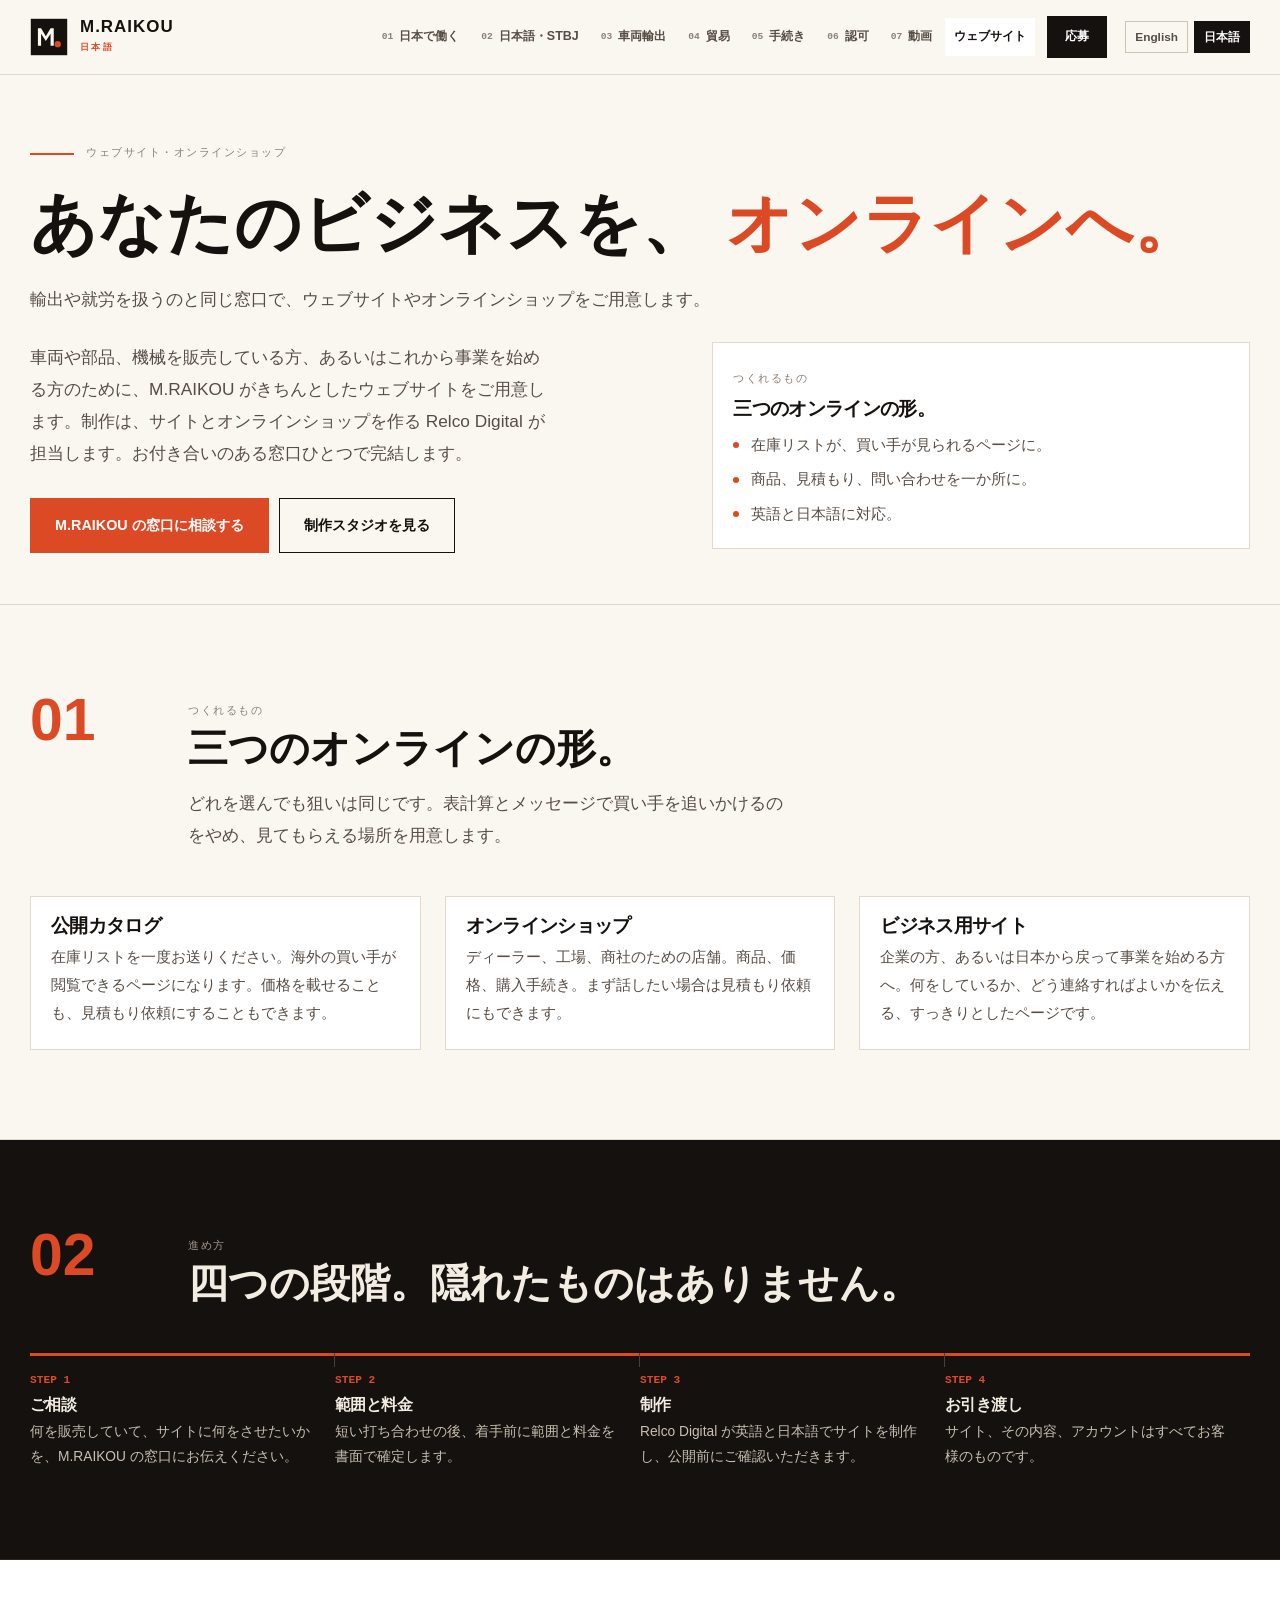
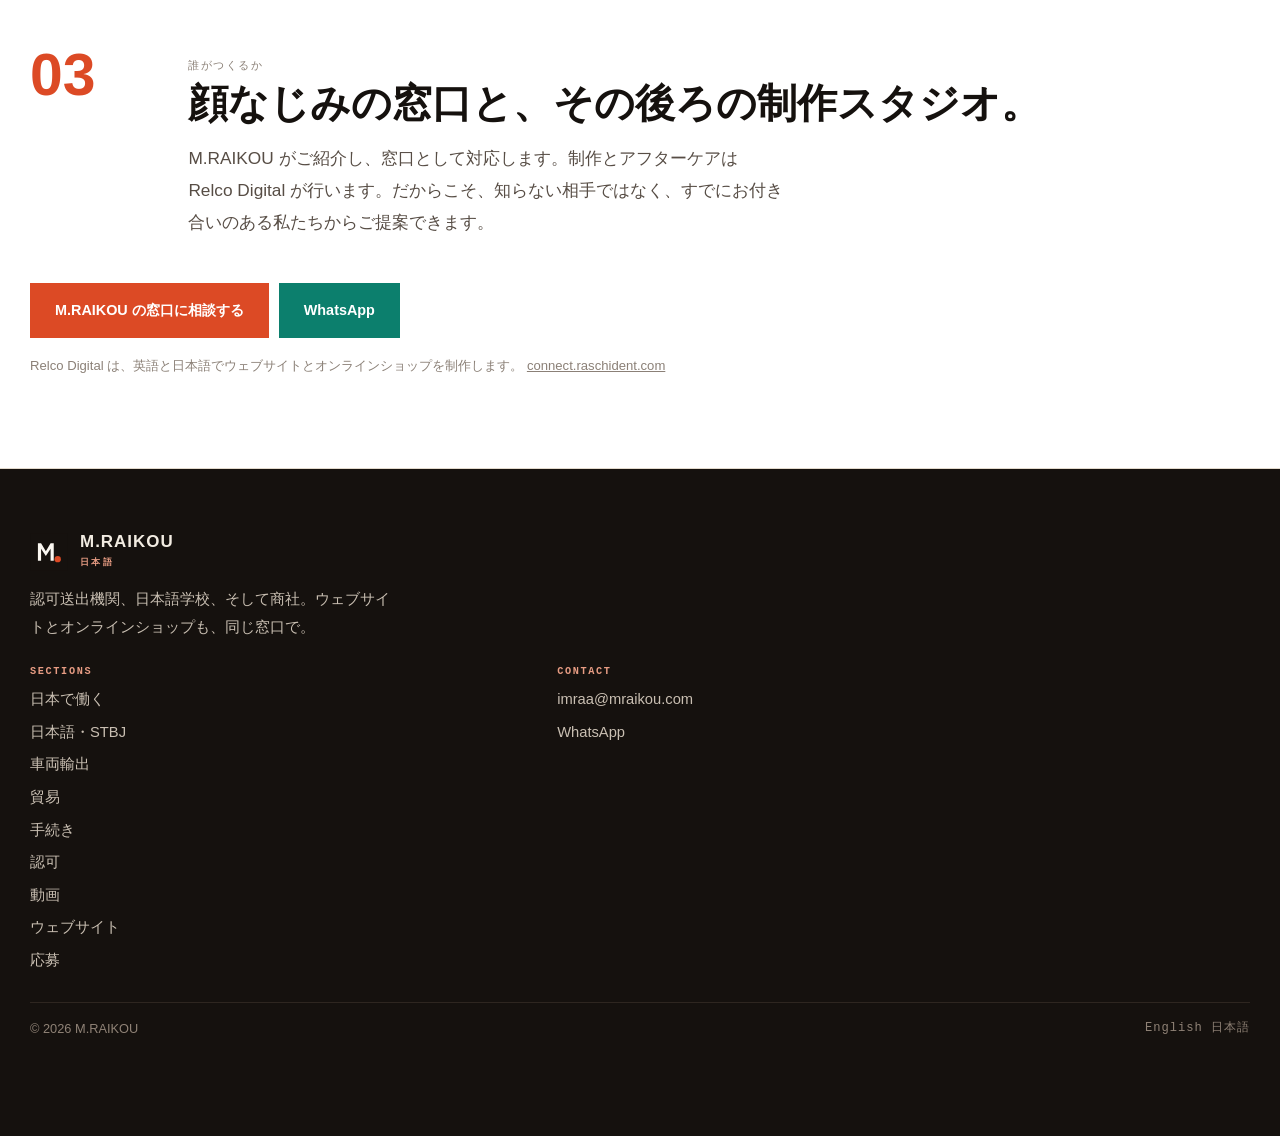
<file: websites-ja.html>
<!doctype html>
<html lang="ja" dir="ltr">
<head>
<meta charset="utf-8">
<meta name="viewport" content="width=device-width, initial-scale=1">
<title>ウェブサイト・オンラインショップ | M.RAIKOU</title>
<meta name="description" content="M.RAIKOU は、お付き合いのあるディーラー、輸出業者、商社の皆様に、ビジネス用ウェブサイトやオンラインショップをご用意します。制作は Relco Digital が行います。">
<meta name="robots" content="index,follow,max-image-preview:large">
<link rel="canonical" href="https://mraikou.com/websites-ja.html">
<link rel="alternate" hreflang="en" href="websites.html">
<link rel="alternate" hreflang="ja" href="websites-ja.html">
<link rel="alternate" hreflang="x-default" href="websites.html">
<meta name="theme-color" content="#faf7f1">
<link rel="stylesheet" href="assets/style.css">
<style>
  .lang{display:flex;gap:6px;align-items:center;margin-inline-start:14px}
  .lang a{font-size:.74rem;font-weight:700;padding:6px 9px;border:1px solid var(--line-2);color:var(--soft)}
  .lang a.on{background:var(--ink);color:#fff;border-color:var(--ink)}
  /* This page has four steps, not six, and the rules must be re-declared here so the narrower
     layouts still take over on small screens. */
  .route{grid-template-columns:repeat(4,1fr)}
  @media (max-width:980px){.route{grid-template-columns:1fr 1fr}}
  @media (max-width:640px){.route{grid-template-columns:1fr}}

  body{font-family:'Hiragino Sans','Yu Gothic','Noto Sans JP',var(--body)}
  h1,h2,h3,h4{font-family:'Hiragino Sans','Yu Gothic','Noto Sans JP',var(--display)}
  html[lang="ja"] h1{font-size:clamp(2.2rem,5.4vw,4.1rem);line-height:1.18;letter-spacing:0}
  html[lang="ja"] h2{font-size:clamp(1.6rem,3.3vw,2.5rem);line-height:1.3;letter-spacing:0}
  html[lang="ja"] .lede,html[lang="ja"] p{line-height:1.85}
</style>
</head>
<body>
<header class="hdr">
  <div class="wrap hdr-in">
    <a class="brand" href="index.html"><svg viewBox="0 0 48 48" aria-hidden="true"><rect x="1" y="1" width="46" height="46" fill="#15110e"/><path d="M10 35V13h4l6 10 6-10h4v22h-4V20l-6 9-6-9v15z" fill="#faf7f1"/><circle cx="35" cy="33" r="4" fill="#dc4a25"/></svg><span><b>M.RAIKOU</b><small>日本語</small></span></a>
    <nav class="nav" aria-label="Primary">
      <a href="index.html#work"><em>01</em>日本で働く</a><a href="index.html#language"><em>02</em>日本語・STBJ</a><a href="index.html#cars"><em>03</em>車両輸出</a><a href="index.html#trading"><em>04</em>貿易</a><a href="index.html#process"><em>05</em>手続き</a><a href="index.html#approvals"><em>06</em>認可</a><a href="index.html#insights"><em>07</em>動画</a><a href="websites-ja.html" class="on" style="background:#fff;color:var(--ink)">ウェブサイト</a>
      <a class="cta" href="index.html#apply">応募</a>
      <span class="lang"><a href="websites.html">English</a> <a href="websites-ja.html" class="on">日本語</a></span>
    </nav>
  </div>
</header>
<main>
<section class="hero">
  <div class="wrap" style="padding:clamp(34px,5.5vw,76px) 0 clamp(26px,4vw,52px);">
    <div class="tagline"><span class="bar"></span><span class="lbl">ウェブサイト・オンラインショップ</span></div>
    <h1 class="hero-line">あなたのビジネスを、 <span class="a">オンラインへ。</span></h1>
    <p class="hero-sub">輸出や就労を扱うのと同じ窓口で、ウェブサイトやオンラインショップをご用意します。</p>
    <div class="hero-in" style="padding:0;align-items:start;">
      <div>
        <p class="lede">車両や部品、機械を販売している方、あるいはこれから事業を始める方のために、M.RAIKOU がきちんとしたウェブサイトをご用意します。制作は、サイトとオンラインショップを作る Relco Digital が担当します。お付き合いのある窓口ひとつで完結します。</p>
        <div class="btn-row">
          <a class="btn btn-red" href="mailto:imraa@mraikou.com">M.RAIKOU の窓口に相談する</a>
          <a class="btn btn-dark" href="https://connect.raschident.com/?ref=MRAIKOU" rel="noopener">制作スタジオを見る</a>
        </div>
      </div>
      <div class="card" style="align-self:start;">
        <span class="lbl">つくれるもの</span>
        <h3 style="margin:10px 0 12px;">三つのオンラインの形。</h3>
        <ul class="dot"><li>在庫リストが、買い手が見られるページに。</li><li>商品、見積もり、問い合わせを一か所に。</li><li>英語と日本語に対応。</li></ul>
      </div>
    </div>
  </div>
</section>

<section class="sec" id="build">
  <div class="wrap">
    <div class="chap"><div class="no">01</div><div><span class="lbl">つくれるもの</span><h2>三つのオンラインの形。</h2><p class="lede">どれを選んでも狙いは同じです。表計算とメッセージで買い手を追いかけるのをやめ、見てもらえる場所を用意します。</p></div></div>
    <div class="cols3"><div class="card"><h3>公開カタログ</h3><p>在庫リストを一度お送りください。海外の買い手が閲覧できるページになります。価格を載せることも、見積もり依頼にすることもできます。</p></div><div class="card"><h3>オンラインショップ</h3><p>ディーラー、工場、商社のための店舗。商品、価格、購入手続き。まず話したい場合は見積もり依頼にもできます。</p></div><div class="card"><h3>ビジネス用サイト</h3><p>企業の方、あるいは日本から戻って事業を始める方へ。何をしているか、どう連絡すればよいかを伝える、すっきりとしたページです。</p></div></div>
  </div>
</section>

<section class="sec ink" id="how">
  <div class="wrap">
    <div class="chap"><div class="no">02</div><div><span class="lbl">進め方</span><h2>四つの段階。隠れたものはありません。</h2></div></div>
    <div class="route"><div><b>STEP 1</b><h4>ご相談</h4><p>何を販売していて、サイトに何をさせたいかを、M.RAIKOU の窓口にお伝えください。</p></div><div><b>STEP 2</b><h4>範囲と料金</h4><p>短い打ち合わせの後、着手前に範囲と料金を書面で確定します。</p></div><div><b>STEP 3</b><h4>制作</h4><p>Relco Digital が英語と日本語でサイトを制作し、公開前にご確認いただきます。</p></div><div><b>STEP 4</b><h4>お引き渡し</h4><p>サイト、その内容、アカウントはすべてお客様のものです。</p></div></div>
  </div>
</section>

<section class="sec white" id="who">
  <div class="wrap">
    <div class="chap"><div class="no">03</div><div><span class="lbl">誰がつくるか</span><h2>顔なじみの窓口と、その後ろの制作スタジオ。</h2><p class="lede">M.RAIKOU がご紹介し、窓口として対応します。制作とアフターケアは Relco Digital が行います。だからこそ、知らない相手ではなく、すでにお付き合いのある私たちからご提案できます。</p></div></div>
    <div class="btn-row" style="margin-top:8px;">
      <a class="btn btn-red" href="mailto:imraa@mraikou.com">M.RAIKOU の窓口に相談する</a>
      <a class="btn btn-teal" href="https://wa.me/819030629963" rel="noopener">WhatsApp</a>
    </div>
    <p class="hint" style="margin-top:16px;">Relco Digital は、英語と日本語でウェブサイトとオンラインショップを制作します。 <a href="https://connect.raschident.com/?ref=MRAIKOU" rel="noopener" style="text-decoration:underline;">connect.raschident.com</a></p>
  </div>
</section>
</main>
<footer class="ftr">
  <div class="wrap">
    <a class="brand" href="index.html" style="color:#f2ece2;"><svg viewBox="0 0 48 48" aria-hidden="true"><rect x="1" y="1" width="46" height="46" fill="#15110e"/><path d="M10 35V13h4l6 10 6-10h4v22h-4V20l-6 9-6-9v15z" fill="#faf7f1"/><circle cx="35" cy="33" r="4" fill="#dc4a25"/></svg><span><b>M.RAIKOU</b><small style="color:#e79c83;">日本語</small></span></a>
    <p style="margin-top:14px;max-width:44ch;font-size:.94rem;">認可送出機関、日本語学校、そして商社。ウェブサイトとオンラインショップも、同じ窓口で。</p>
    <div class="ftr-grid">
      <div><h4>Sections</h4><ul><li><a href="index.html#work">日本で働く</a></li><li><a href="index.html#language">日本語・STBJ</a></li><li><a href="index.html#cars">車両輸出</a></li><li><a href="index.html#trading">貿易</a></li><li><a href="index.html#process">手続き</a></li><li><a href="index.html#approvals">認可</a></li><li><a href="index.html#insights">動画</a></li><li><a href="websites-ja.html">ウェブサイト</a></li><li><a href="index.html#apply">応募</a></li></ul></div>
      <div><h4>Contact</h4><ul><li><a href="mailto:imraa@mraikou.com">imraa@mraikou.com</a></li><li><a href="https://wa.me/819030629963" rel="noopener">WhatsApp</a></li></ul></div>
    </div>
    <div class="ftr-b"><span>&copy; 2026 M.RAIKOU</span><span class="langline"><a href="websites.html">English</a> <a href="websites-ja.html" class="on">日本語</a></span></div>
  </div>
</footer>
</body>
</html>
</file>
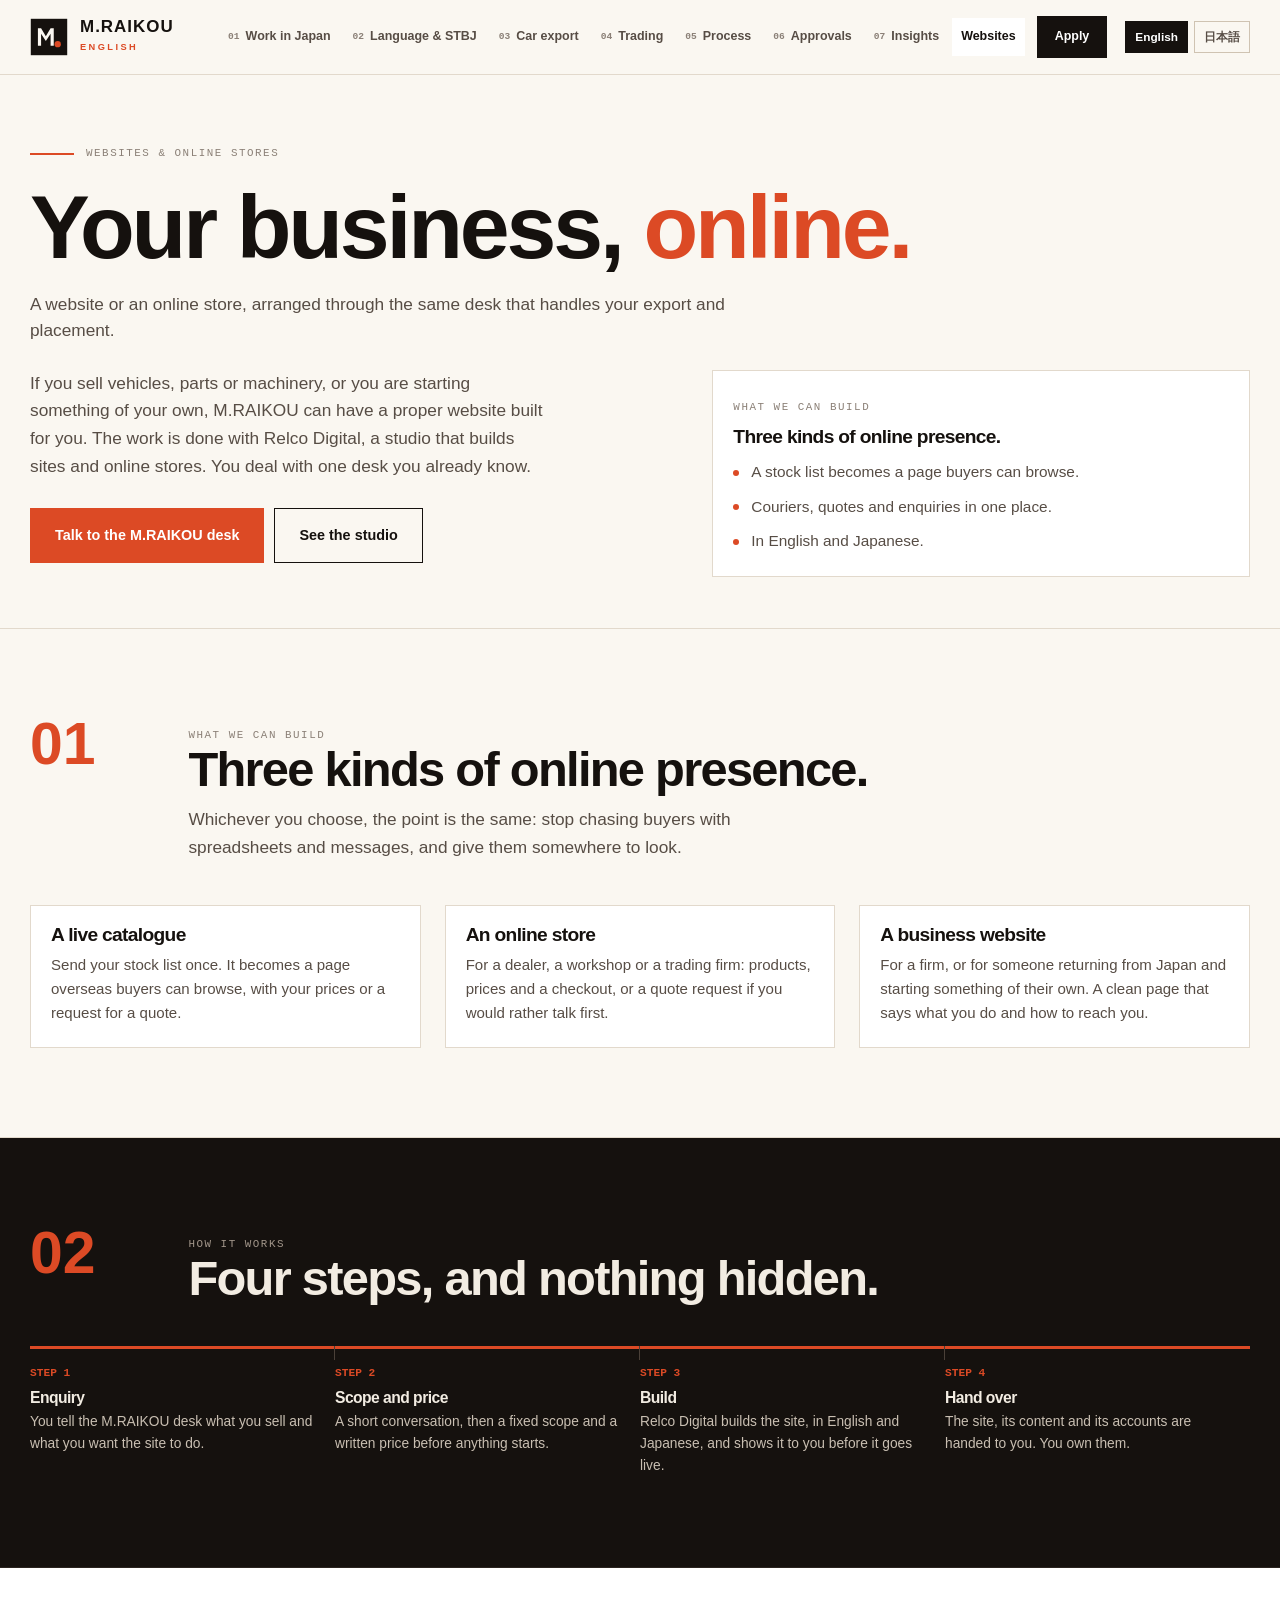
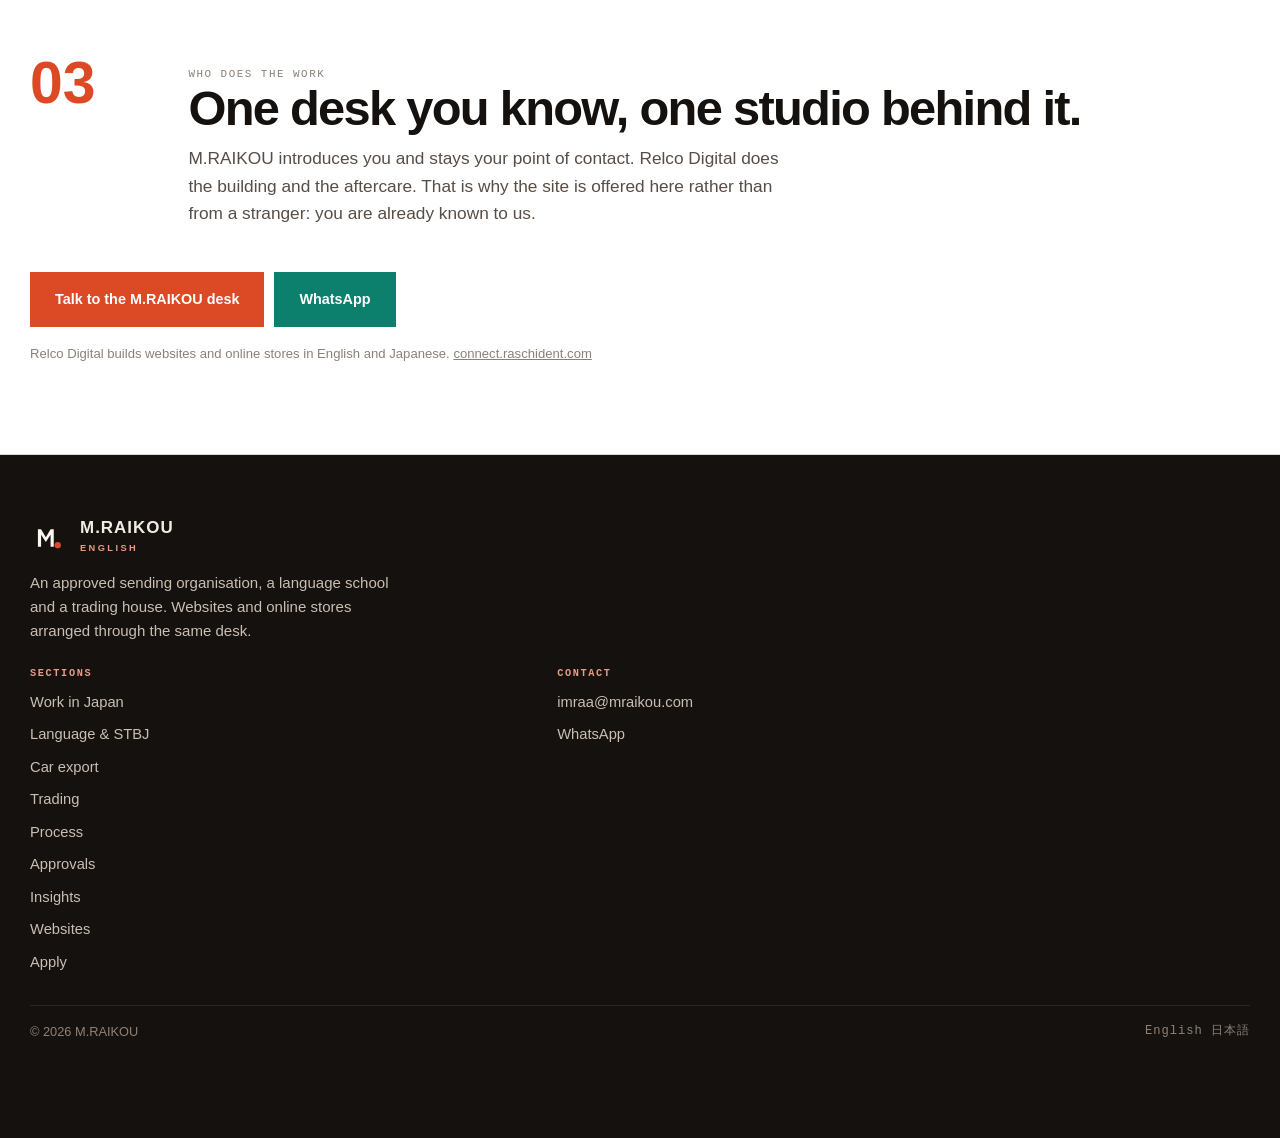
<file: websites.html>
<!doctype html>
<html lang="en" dir="ltr">
<head>
<meta charset="utf-8">
<meta name="viewport" content="width=device-width, initial-scale=1">
<title>Websites &amp; online stores | M.RAIKOU</title>
<meta name="description" content="M.RAIKOU can arrange a business website or an online store for the dealers, exporters and firms it already serves, built with Relco Digital.">
<meta name="robots" content="index,follow,max-image-preview:large">
<link rel="canonical" href="https://mraikou.com/websites.html">
<link rel="alternate" hreflang="en" href="websites.html">
<link rel="alternate" hreflang="ja" href="websites-ja.html">
<link rel="alternate" hreflang="x-default" href="websites.html">
<meta name="theme-color" content="#faf7f1">
<link rel="stylesheet" href="assets/style.css">
<style>
  .lang{display:flex;gap:6px;align-items:center;margin-inline-start:14px}
  .lang a{font-size:.74rem;font-weight:700;padding:6px 9px;border:1px solid var(--line-2);color:var(--soft)}
  .lang a.on{background:var(--ink);color:#fff;border-color:var(--ink)}
  /* This page has four steps, not six, and the rules must be re-declared here so the narrower
     layouts still take over on small screens. */
  .route{grid-template-columns:repeat(4,1fr)}
  @media (max-width:980px){.route{grid-template-columns:1fr 1fr}}
  @media (max-width:640px){.route{grid-template-columns:1fr}}
</style>
</head>
<body>
<header class="hdr">
  <div class="wrap hdr-in">
    <a class="brand" href="index.html"><svg viewBox="0 0 48 48" aria-hidden="true"><rect x="1" y="1" width="46" height="46" fill="#15110e"/><path d="M10 35V13h4l6 10 6-10h4v22h-4V20l-6 9-6-9v15z" fill="#faf7f1"/><circle cx="35" cy="33" r="4" fill="#dc4a25"/></svg><span><b>M.RAIKOU</b><small>English</small></span></a>
    <nav class="nav" aria-label="Primary">
      <a href="index.html#work"><em>01</em>Work in Japan</a><a href="index.html#language"><em>02</em>Language & STBJ</a><a href="index.html#cars"><em>03</em>Car export</a><a href="index.html#trading"><em>04</em>Trading</a><a href="index.html#process"><em>05</em>Process</a><a href="index.html#approvals"><em>06</em>Approvals</a><a href="index.html#insights"><em>07</em>Insights</a><a href="websites.html" class="on" style="background:#fff;color:var(--ink)">Websites</a>
      <a class="cta" href="index.html#apply">Apply</a>
      <span class="lang"><a href="websites.html" class="on">English</a> <a href="websites-ja.html">日本語</a></span>
    </nav>
  </div>
</header>
<main>
<section class="hero">
  <div class="wrap" style="padding:clamp(34px,5.5vw,76px) 0 clamp(26px,4vw,52px);">
    <div class="tagline"><span class="bar"></span><span class="lbl">Websites &amp; online stores</span></div>
    <h1 class="hero-line">Your business, <span class="a">online.</span></h1>
    <p class="hero-sub">A website or an online store, arranged through the same desk that handles your export and placement.</p>
    <div class="hero-in" style="padding:0;align-items:start;">
      <div>
        <p class="lede">If you sell vehicles, parts or machinery, or you are starting something of your own, M.RAIKOU can have a proper website built for you. The work is done with Relco Digital, a studio that builds sites and online stores. You deal with one desk you already know.</p>
        <div class="btn-row">
          <a class="btn btn-red" href="mailto:imraa@mraikou.com">Talk to the M.RAIKOU desk</a>
          <a class="btn btn-dark" href="https://connect.raschident.com/?ref=MRAIKOU" rel="noopener">See the studio</a>
        </div>
      </div>
      <div class="card" style="align-self:start;">
        <span class="lbl">What we can build</span>
        <h3 style="margin:10px 0 12px;">Three kinds of online presence.</h3>
        <ul class="dot"><li>A stock list becomes a page buyers can browse.</li><li>Couriers, quotes and enquiries in one place.</li><li>In English and Japanese.</li></ul>
      </div>
    </div>
  </div>
</section>

<section class="sec" id="build">
  <div class="wrap">
    <div class="chap"><div class="no">01</div><div><span class="lbl">What we can build</span><h2>Three kinds of online presence.</h2><p class="lede">Whichever you choose, the point is the same: stop chasing buyers with spreadsheets and messages, and give them somewhere to look.</p></div></div>
    <div class="cols3"><div class="card"><h3>A live catalogue</h3><p>Send your stock list once. It becomes a page overseas buyers can browse, with your prices or a request for a quote.</p></div><div class="card"><h3>An online store</h3><p>For a dealer, a workshop or a trading firm: products, prices and a checkout, or a quote request if you would rather talk first.</p></div><div class="card"><h3>A business website</h3><p>For a firm, or for someone returning from Japan and starting something of their own. A clean page that says what you do and how to reach you.</p></div></div>
  </div>
</section>

<section class="sec ink" id="how">
  <div class="wrap">
    <div class="chap"><div class="no">02</div><div><span class="lbl">How it works</span><h2>Four steps, and nothing hidden.</h2></div></div>
    <div class="route"><div><b>STEP 1</b><h4>Enquiry</h4><p>You tell the M.RAIKOU desk what you sell and what you want the site to do.</p></div><div><b>STEP 2</b><h4>Scope and price</h4><p>A short conversation, then a fixed scope and a written price before anything starts.</p></div><div><b>STEP 3</b><h4>Build</h4><p>Relco Digital builds the site, in English and Japanese, and shows it to you before it goes live.</p></div><div><b>STEP 4</b><h4>Hand over</h4><p>The site, its content and its accounts are handed to you. You own them.</p></div></div>
  </div>
</section>

<section class="sec white" id="who">
  <div class="wrap">
    <div class="chap"><div class="no">03</div><div><span class="lbl">Who does the work</span><h2>One desk you know, one studio behind it.</h2><p class="lede">M.RAIKOU introduces you and stays your point of contact. Relco Digital does the building and the aftercare. That is why the site is offered here rather than from a stranger: you are already known to us.</p></div></div>
    <div class="btn-row" style="margin-top:8px;">
      <a class="btn btn-red" href="mailto:imraa@mraikou.com">Talk to the M.RAIKOU desk</a>
      <a class="btn btn-teal" href="https://wa.me/819030629963" rel="noopener">WhatsApp</a>
    </div>
    <p class="hint" style="margin-top:16px;">Relco Digital builds websites and online stores in English and Japanese. <a href="https://connect.raschident.com/?ref=MRAIKOU" rel="noopener" style="text-decoration:underline;">connect.raschident.com</a></p>
  </div>
</section>
</main>
<footer class="ftr">
  <div class="wrap">
    <a class="brand" href="index.html" style="color:#f2ece2;"><svg viewBox="0 0 48 48" aria-hidden="true"><rect x="1" y="1" width="46" height="46" fill="#15110e"/><path d="M10 35V13h4l6 10 6-10h4v22h-4V20l-6 9-6-9v15z" fill="#faf7f1"/><circle cx="35" cy="33" r="4" fill="#dc4a25"/></svg><span><b>M.RAIKOU</b><small style="color:#e79c83;">English</small></span></a>
    <p style="margin-top:14px;max-width:44ch;font-size:.94rem;">An approved sending organisation, a language school and a trading house. Websites and online stores arranged through the same desk.</p>
    <div class="ftr-grid">
      <div><h4>Sections</h4><ul><li><a href="index.html#work">Work in Japan</a></li><li><a href="index.html#language">Language & STBJ</a></li><li><a href="index.html#cars">Car export</a></li><li><a href="index.html#trading">Trading</a></li><li><a href="index.html#process">Process</a></li><li><a href="index.html#approvals">Approvals</a></li><li><a href="index.html#insights">Insights</a></li><li><a href="websites.html">Websites</a></li><li><a href="index.html#apply">Apply</a></li></ul></div>
      <div><h4>Contact</h4><ul><li><a href="mailto:imraa@mraikou.com">imraa@mraikou.com</a></li><li><a href="https://wa.me/819030629963" rel="noopener">WhatsApp</a></li></ul></div>
    </div>
    <div class="ftr-b"><span>&copy; 2026 M.RAIKOU</span><span class="langline"><a href="websites.html" class="on">English</a> <a href="websites-ja.html">日本語</a></span></div>
  </div>
</footer>
</body>
</html>
</file>
<file: assets/style.css>
:root{
  --paper:#faf7f1; --card:#fff; --ink:#15110e; --soft:#574d45; --faint:#8b8077;
  --line:#e2d9cc; --line-2:#cfc3b2;
  --coral:#dc4a25; --indigo:#26365f; --teal:#0c7f6d; --gold:#b8860b;
  --wrap:1220px; --r:2px;
  --display:ui-sans-serif,-apple-system,"Helvetica Neue","Hiragino Sans","Yu Gothic",Helvetica,Arial,sans-serif;
  --body:-apple-system,BlinkMacSystemFont,"Segoe UI","Hiragino Sans","Yu Gothic",Roboto,Helvetica,Arial,sans-serif;
  --mono:ui-monospace,"SF Mono",Menlo,Consolas,monospace;
}
*{box-sizing:border-box}
html{-webkit-text-size-adjust:100%;scroll-behavior:smooth}
body{margin:0;background:var(--paper);color:var(--ink);font:17px/1.6 var(--body);-webkit-font-smoothing:antialiased}
img,svg{max-width:100%;display:block}
a{color:inherit;text-decoration:none}
h1,h2,h3,h4{font-family:var(--display);margin:0;letter-spacing:-.035em;line-height:.95;font-weight:800}
p{margin:0}
ul{margin:0;padding:0;list-style:none}
.wrap{width:min(var(--wrap),100% - 44px);margin-inline:auto}
.lbl{font-family:var(--mono);font-size:.68rem;letter-spacing:.14em;text-transform:uppercase;color:var(--faint)}
.rule{height:1px;background:var(--line);width:100%}

.hdr{position:sticky;top:0;z-index:60;background:rgba(250,247,241,.92);backdrop-filter:saturate(140%) blur(12px);border-bottom:1px solid var(--line)}
.hdr-in{display:flex;align-items:center;justify-content:space-between;gap:16px;height:74px}
.brand{display:flex;align-items:center;gap:12px}
.brand svg{width:38px;height:38px;flex:none}
.brand b{font-family:var(--display);font-size:1.06rem;font-weight:800;letter-spacing:.06em;display:block;line-height:1}
.brand small{display:block;font-size:.58rem;letter-spacing:.26em;text-transform:uppercase;color:var(--coral);margin-top:4px;font-weight:700}
.nav{display:flex;align-items:center;gap:4px}
.nav a{font-size:.78rem;font-weight:600;color:var(--soft);padding:9px 9px;display:flex;align-items:center;gap:6px}
.nav a em{font-family:var(--mono);font-size:.6rem;color:var(--faint);font-style:normal}
.nav a:hover{background:#fff;color:var(--ink)}
.nav .cta{background:var(--ink);color:#fff;padding:11px 18px;margin-left:8px;font-weight:700}
.nav .cta:hover{background:var(--coral);color:#fff}
.lang{display:flex;gap:6px;align-items:center;margin-inline-start:14px}
.lang a{font-size:.72rem;font-weight:700;padding:6px 9px;border:1px solid var(--line-2);color:var(--soft)}
.lang a.on{background:var(--ink);color:#fff;border-color:var(--ink)}
@media (max-width:980px){.lang{margin:12px 0 0;flex-wrap:wrap}.lang a{flex:1 1 auto;text-align:center}}
.burger{display:none;width:46px;height:46px;border:1px solid var(--line-2);background:none;font-size:1.15rem}

.hero{border-bottom:1px solid var(--line);position:relative;overflow:hidden}
.hero-in{display:grid;grid-template-columns:1.08fr .92fr;gap:clamp(26px,4vw,60px);padding:clamp(38px,6vw,84px) 0 clamp(30px,4vw,56px);align-items:end}
.seal{position:absolute;right:max(18px,calc((100% - var(--wrap))/2 + 6px));top:26px;width:96px;height:96px}
.tagline{display:flex;align-items:center;gap:12px;margin-bottom:22px}
.tagline .bar{width:44px;height:2px;background:var(--coral)}
h1{font-size:clamp(2.7rem,7.4vw,5.6rem);margin-bottom:22px}
h1 .a{color:var(--coral)} h1 .b{color:var(--indigo)}
h1 .c{font-family:var(--body);font-weight:400;letter-spacing:-.01em;display:block;font-size:.3em;line-height:1.4;margin-top:18px;color:var(--soft)}
/* One headline system for every page: the same display size the home page has always used, lifted
   above the two-column row so it takes the full width. It wraps naturally when a headline is long,
   which is the same way the home page headline has always behaved. */
.hero-line{font-size:clamp(2.7rem,7.4vw,5.6rem);line-height:.95;letter-spacing:-.035em;margin:0 0 22px}
.hero-sub{font-size:clamp(1rem,1.35vw,1.16rem);line-height:1.5;color:var(--soft);max-width:74ch;margin:0 0 26px}
.lede{font-size:clamp(1rem,1.35vw,1.16rem);color:var(--soft);max-width:54ch}
.btn-row{display:flex;flex-wrap:wrap;gap:10px;margin-top:28px}
.btn{display:inline-flex;align-items:center;justify-content:center;gap:9px;padding:15px 24px;font-weight:700;font-size:.9rem;border:1.5px solid transparent;transition:.18s}
.btn-red{background:var(--coral);color:#fff}
.btn-red:hover{background:#bd3a18}
.btn-dark{border-color:var(--ink);color:var(--ink)}
.btn-dark:hover{background:var(--ink);color:#fff}
.btn-teal{background:var(--teal);color:#fff}
.btn-teal:hover{background:#0a6a5b}

.city{position:relative;background:linear-gradient(168deg,#101a34 0%,#26365f 52%,#0c7f6d 100%);overflow:hidden;min-height:400px;display:flex;align-items:flex-end;padding:26px;color:#fff}
.city::after{content:"";position:absolute;inset:0;background:radial-gradient(120% 70% at 80% 10%,rgba(255,255,255,.18),transparent 60%)}
.city svg{position:absolute;left:0;right:0;bottom:0;width:100%;opacity:.92}
.city .cap{position:relative;z-index:2;background:rgba(12,16,30,.55);border:1px solid rgba(255,255,255,.22);padding:14px 16px;max-width:34ch;font-size:.86rem;line-height:1.5}
.city .cap b{display:block;font-family:var(--display);font-size:1rem;margin-bottom:4px}

.strip{border-bottom:1px solid var(--line);background:#fff}
.strip-in{display:flex;flex-wrap:wrap}
.strip div{flex:1 1 0;min-width:210px;padding:16px 18px;border-right:1px solid var(--line)}
.strip div:last-child{border-right:0}
.strip b{display:block;font-family:var(--mono);font-size:.86rem;color:var(--ink)}
.strip span{font-size:.74rem;color:var(--faint)}

.sec{padding:clamp(52px,7vw,104px) 0;border-bottom:1px solid var(--line)}
.sec.white{background:var(--card)}
.sec.ink{background:var(--ink);color:#f2ece2;border-color:#2b241f}
.sec.ink .lede,.sec.ink p,.sec.ink li{color:#c9bfb2}
.sec.ink .lbl{color:#a2968a}
.chap{display:grid;grid-template-columns:120px 1fr;gap:clamp(16px,3vw,40px);margin-bottom:clamp(26px,3.5vw,44px);align-items:start}
.chap .no{font-family:var(--display);font-size:clamp(2.4rem,4.6vw,4rem);font-weight:800;line-height:.85;color:var(--coral)}
.chap h2{font-size:clamp(1.8rem,3.9vw,3.05rem)}
.chap p{margin-top:14px;max-width:62ch}

.cols{display:grid;grid-template-columns:1fr 1fr;gap:clamp(20px,4vw,54px)}
.cols3{display:grid;grid-template-columns:repeat(3,1fr);gap:clamp(14px,2vw,24px)}
h3{font-size:1.2rem;margin-bottom:8px}
h4{font-size:.98rem;margin-bottom:6px}
.mini{font-size:.94rem;color:var(--soft)}
ul.dot{display:grid;gap:10px;margin-top:14px}
ul.dot li{position:relative;padding-left:18px;font-size:.96rem;color:var(--soft)}
ul.dot li::before{content:"";position:absolute;left:0;top:.62em;width:6px;height:6px;background:var(--coral);border-radius:50%}

.card{background:var(--card);border:1px solid var(--line);padding:20px 20px 22px;transition:.18s}
.card:hover{border-color:var(--line-2);transform:translateY(-2px)}
.sec.ink .card{background:#1c1713;border-color:#332a23}
.card .n{font-family:var(--mono);font-size:.68rem;letter-spacing:.14em;color:var(--faint);display:block;margin-bottom:10px}
.card p{font-size:.94rem;color:var(--soft)}
.sec.ink .card p{color:#c9bfb2}

table{width:100%;border-collapse:collapse;font-size:.95rem}
th,td{text-align:left;padding:12px 12px 12px 0;border-bottom:1px solid var(--line);vertical-align:top}
th{font-family:var(--mono);font-size:.66rem;letter-spacing:.12em;text-transform:uppercase;color:var(--faint);font-weight:400}
.sec.ink th,.sec.ink td{border-color:#332a23}
.sec.ink th{color:#a2968a}

.route{display:grid;grid-template-columns:repeat(6,1fr);margin-top:8px}
.route div{border-top:3px solid var(--coral);padding:16px 14px 0 0;position:relative}
.route div::after{content:"";position:absolute;right:0;top:-3px;width:1px;height:14px;background:#4a4038}
.route div:last-child::after{display:none}
.route b{font-family:var(--mono);font-size:.7rem;color:var(--coral);display:block;margin-bottom:8px}
.route h4{font-size:.98rem}
.route p{font-size:.86rem;color:#c9bfb2;margin-top:6px}

.seals{display:flex;flex-wrap:wrap;gap:10px;margin:0 0 26px}
.seals span{border:1px solid var(--gold);background:#fffdf4;color:#7a5a08;font-family:var(--mono);font-size:.76rem;padding:9px 12px;border-radius:999px}

.form{display:grid;gap:16px;margin-top:8px}
.row{display:grid;grid-template-columns:1fr 1fr;gap:14px}
fieldset{border:1px solid var(--line);padding:20px;margin:0;display:grid;gap:14px}
legend{font-family:var(--mono);font-size:.68rem;letter-spacing:.14em;text-transform:uppercase;color:var(--faint);padding:0 8px}
.field{display:grid;gap:6px}
.field label{font-size:.72rem;font-weight:700;letter-spacing:.08em;text-transform:uppercase;color:var(--soft)}
.field input,.field select,.field textarea{width:100%;padding:12px 13px;border:1.5px solid var(--line-2);background:#fff;font:inherit;color:var(--ink)}
.field textarea{min-height:104px;resize:vertical}
.field input:focus,.field select:focus,.field textarea:focus{outline:none;border-color:var(--coral);box-shadow:0 0 0 3px rgba(220,74,37,.12)}
.consent{display:flex;gap:11px;align-items:flex-start;font-size:.88rem;color:var(--soft)}
.consent input{margin-top:3px;flex:none;width:19px;height:19px;accent-color:var(--coral)}
.hint{font-size:.82rem;color:var(--faint)}

.channels{display:grid;grid-template-columns:1fr 1fr;gap:12px}
.channel{display:flex;gap:14px;align-items:center;border:1px solid var(--line);background:#fff;padding:16px 18px;transition:.18s}
.channel:hover{border-color:var(--coral);transform:translateY(-2px)}
.channel .ic{width:42px;height:42px;flex:none;display:grid;place-items:center;background:var(--ink);color:#fff;font-size:1.05rem;font-weight:700}
.channel b{display:block;font-size:1rem}
.channel small{color:var(--faint);font-size:.82rem;line-height:1.4;display:block;margin-top:2px}
table.inv{min-width:840px;font-size:.88rem}
table.inv td:first-child{font-family:var(--mono);color:var(--faint);white-space:nowrap}
table.inv tr:hover td{background:#fffdf7}
.panels{display:grid;grid-template-columns:1fr 1fr;gap:16px}
.panel{border:1px solid var(--line);background:#fff;overflow:hidden}
.panel .ph{aspect-ratio:16/9;background:linear-gradient(140deg,var(--indigo),var(--teal));display:grid;place-items:center;color:#fff;font-family:var(--mono);font-size:.72rem;letter-spacing:.12em;text-transform:uppercase}
.panel .tx{padding:15px 16px;font-size:.9rem;color:var(--soft)}

.ftr{background:var(--ink);color:#c9bfb2;padding:clamp(40px,5vw,72px) 0 96px}
.ftr .brand b,.ftr .brand small{color:#f2ece2}
.ftr-grid{display:grid;grid-template-columns:1.5fr 1fr 1fr;gap:30px;margin-top:26px}
.ftr h4{font-family:var(--mono);font-size:.64rem;letter-spacing:.16em;text-transform:uppercase;color:#e79c83;margin-bottom:12px}
.ftr ul{display:grid;gap:9px;font-size:.92rem}
.ftr a:hover{color:#fff}
.ftr-b{margin-top:30px;padding-top:16px;border-top:1px solid #2e2620;display:flex;flex-wrap:wrap;gap:12px;justify-content:space-between;font-size:.8rem;color:#8f8276}
.langline{font-family:var(--mono);font-size:.76rem;letter-spacing:.08em}
.mbar{display:none}

@media (max-width:980px){
  .hero-in{grid-template-columns:1fr;align-items:start}
  .city{min-height:300px;order:-1}
  .seal{width:74px;height:74px;top:14px}
  .cols,.cols3{grid-template-columns:1fr}
  .route{grid-template-columns:1fr 1fr}
  .route div:nth-child(2n)::after{display:none}
  .panels,.channels{grid-template-columns:1fr}
  .chap{grid-template-columns:1fr;gap:8px}
  .ftr-grid{grid-template-columns:1fr 1fr}
  .nav{position:fixed;inset:74px 0 auto 0;background:var(--paper);flex-direction:column;align-items:stretch;gap:0;padding:6px 18px 20px;border-bottom:1px solid var(--line);transform:translateY(-140%);transition:transform .32s ease;max-height:calc(100vh - 74px);overflow:auto}
  .nav.open{transform:none}
  .nav a{padding:14px 0;border-bottom:1px solid var(--line)}
  .nav .cta{margin:14px 0 0;justify-content:center}
  .burger{display:block}
}
@media (max-width:640px){
  body{font-size:16px}
  .wrap{width:calc(100% - 32px)}
  .row{grid-template-columns:1fr}
  .strip div{min-width:100%;border-right:0;border-bottom:1px solid var(--line)}
  .route{grid-template-columns:1fr}
  .route div::after{display:none}
  .ftr-grid{grid-template-columns:1fr}
  .mbar{display:grid;grid-template-columns:1fr 1fr;position:fixed;left:0;right:0;bottom:0;z-index:70;background:#fff;border-top:1px solid var(--line-2)}
  .mbar a{padding:15px 10px;text-align:center;font-weight:700;font-size:.86rem}
  .mbar a:last-child{background:var(--coral);color:#fff}
  .ftr{padding-bottom:120px}
}
@media (prefers-reduced-motion:reduce){*{transition:none!important;animation:none!important;scroll-behavior:auto!important}}
</file>
